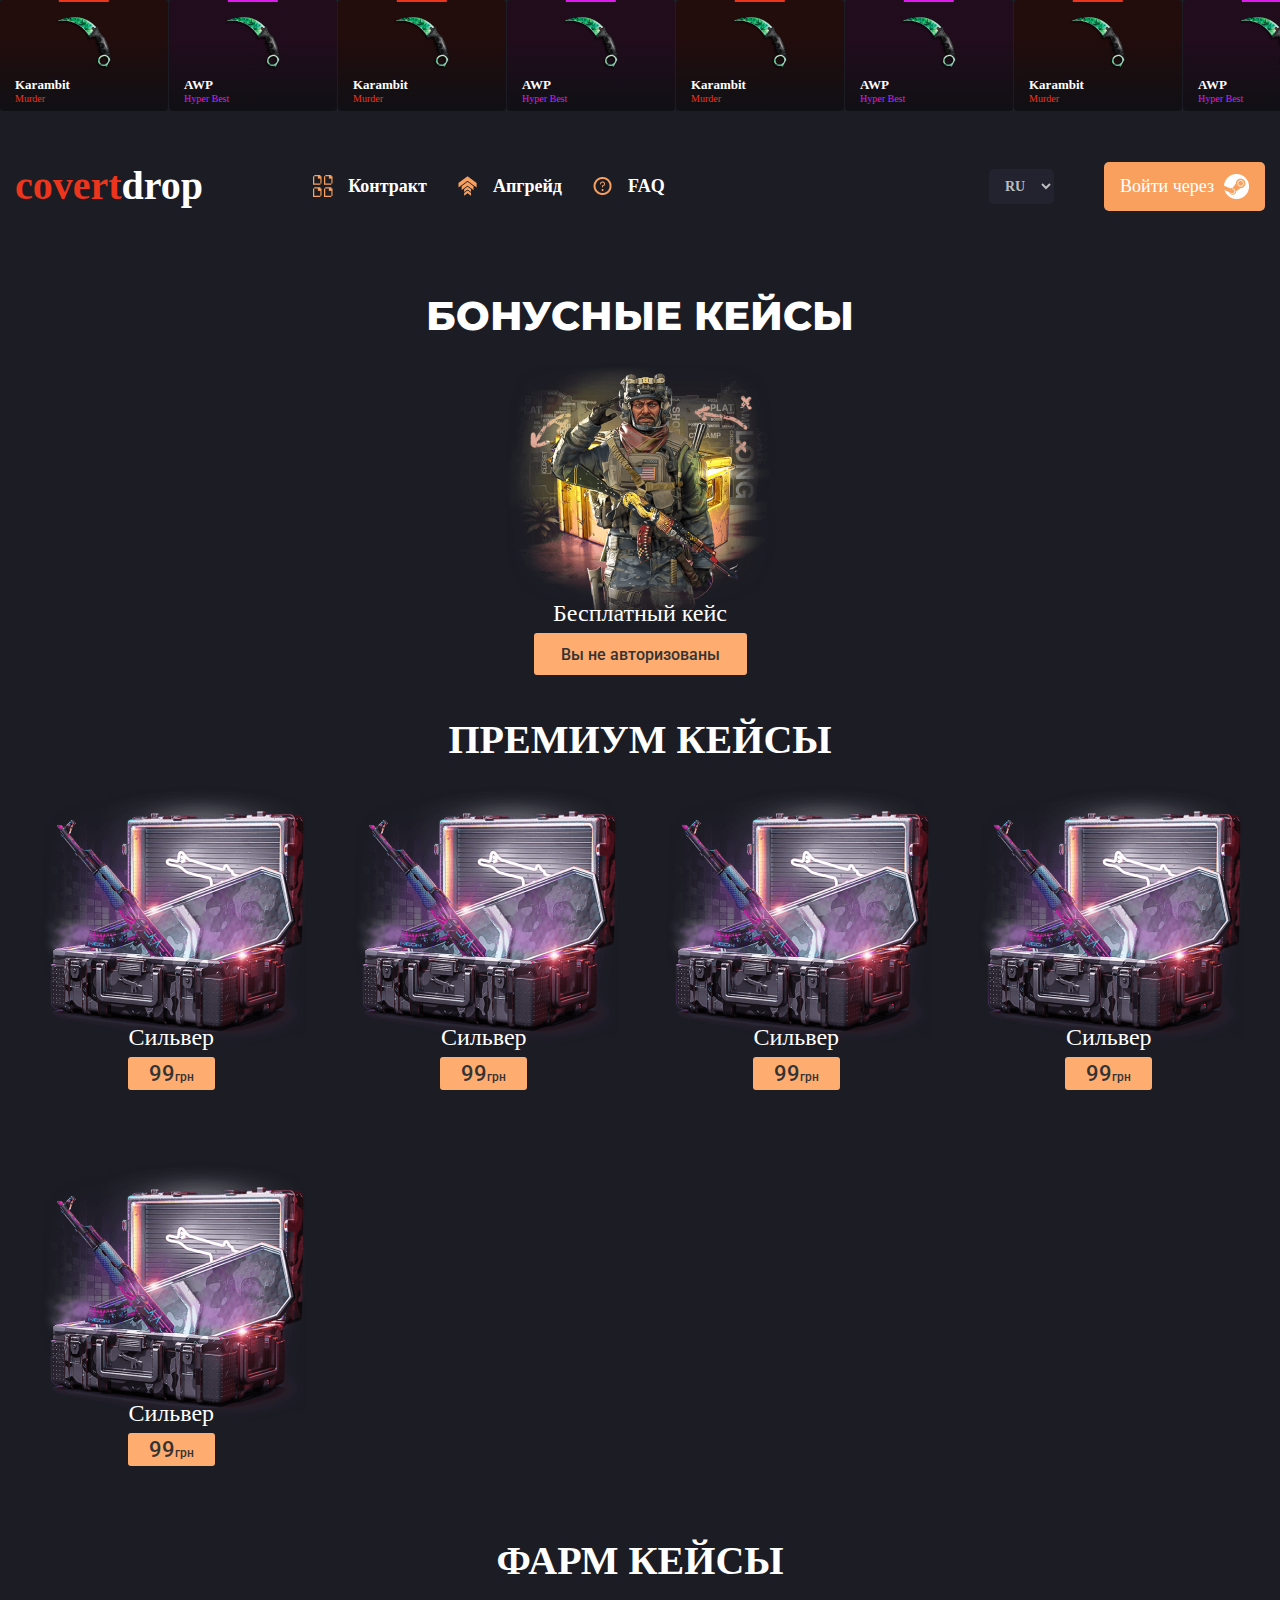
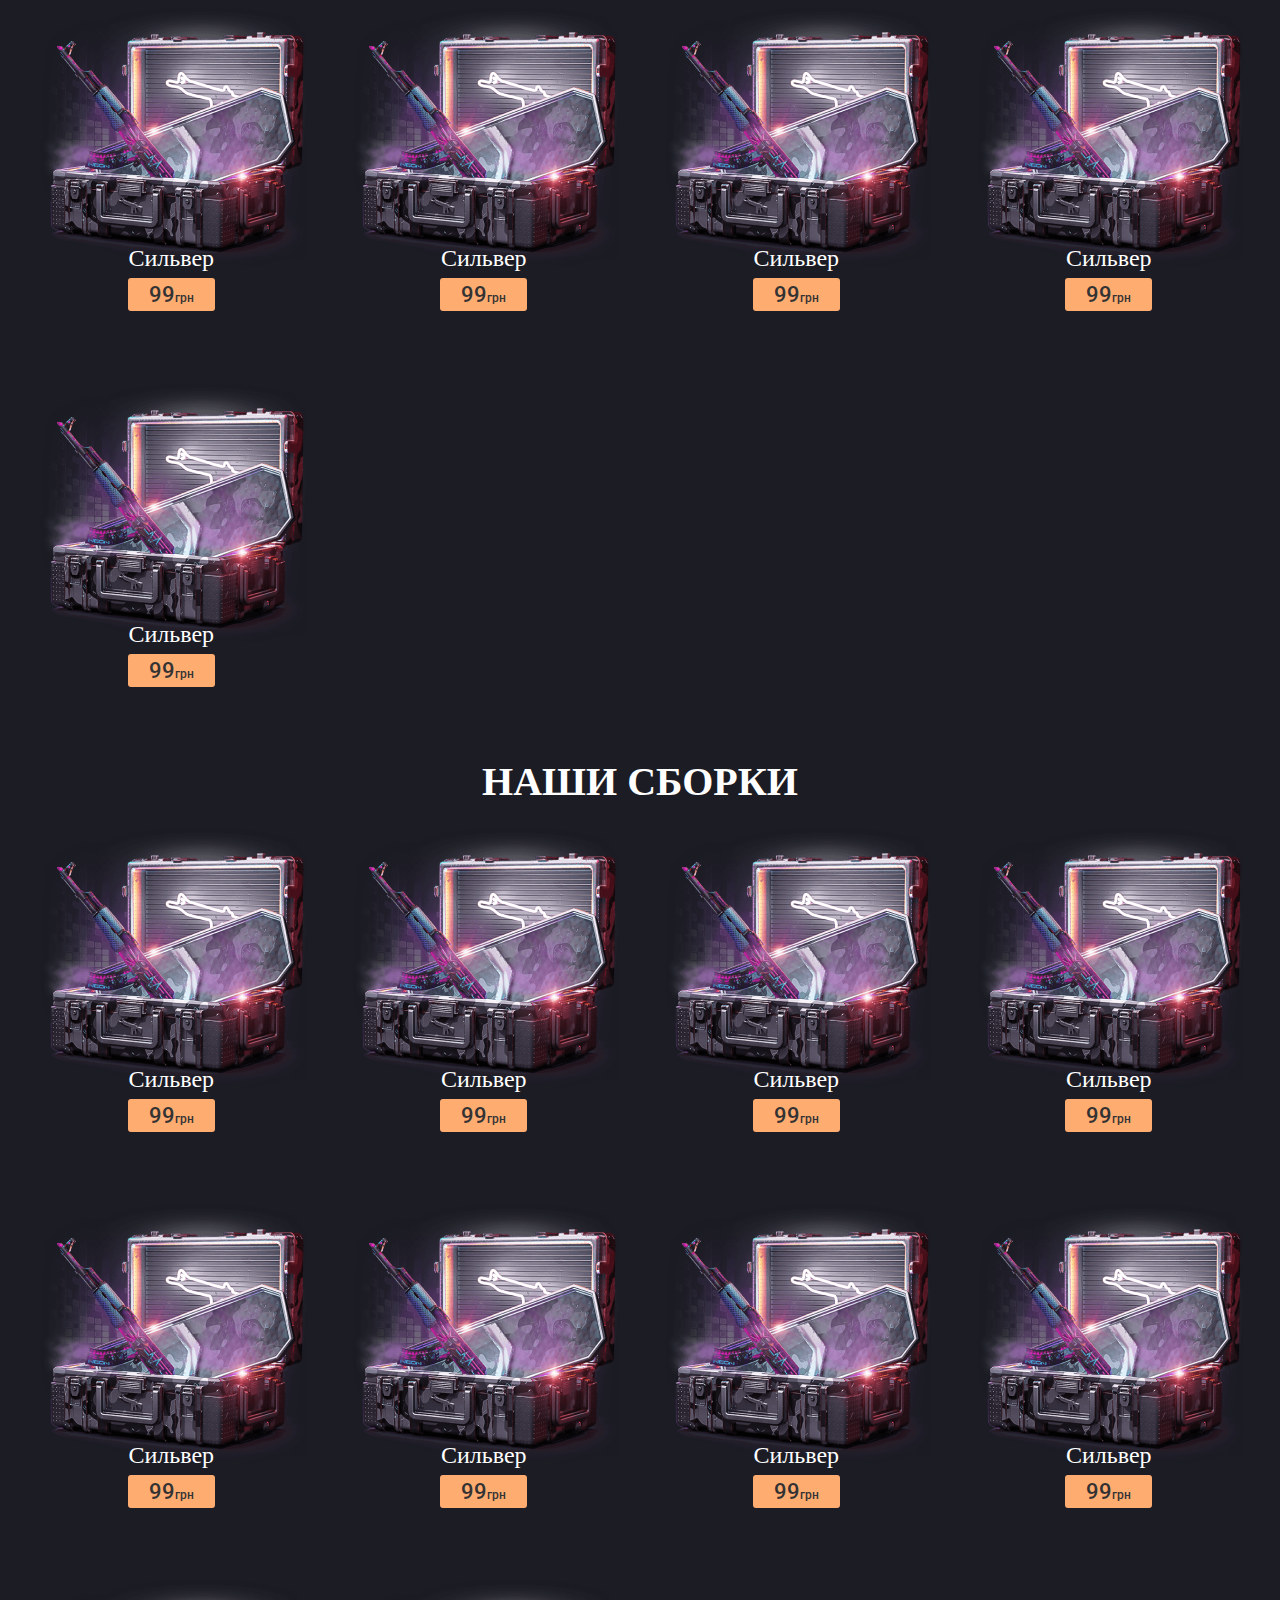
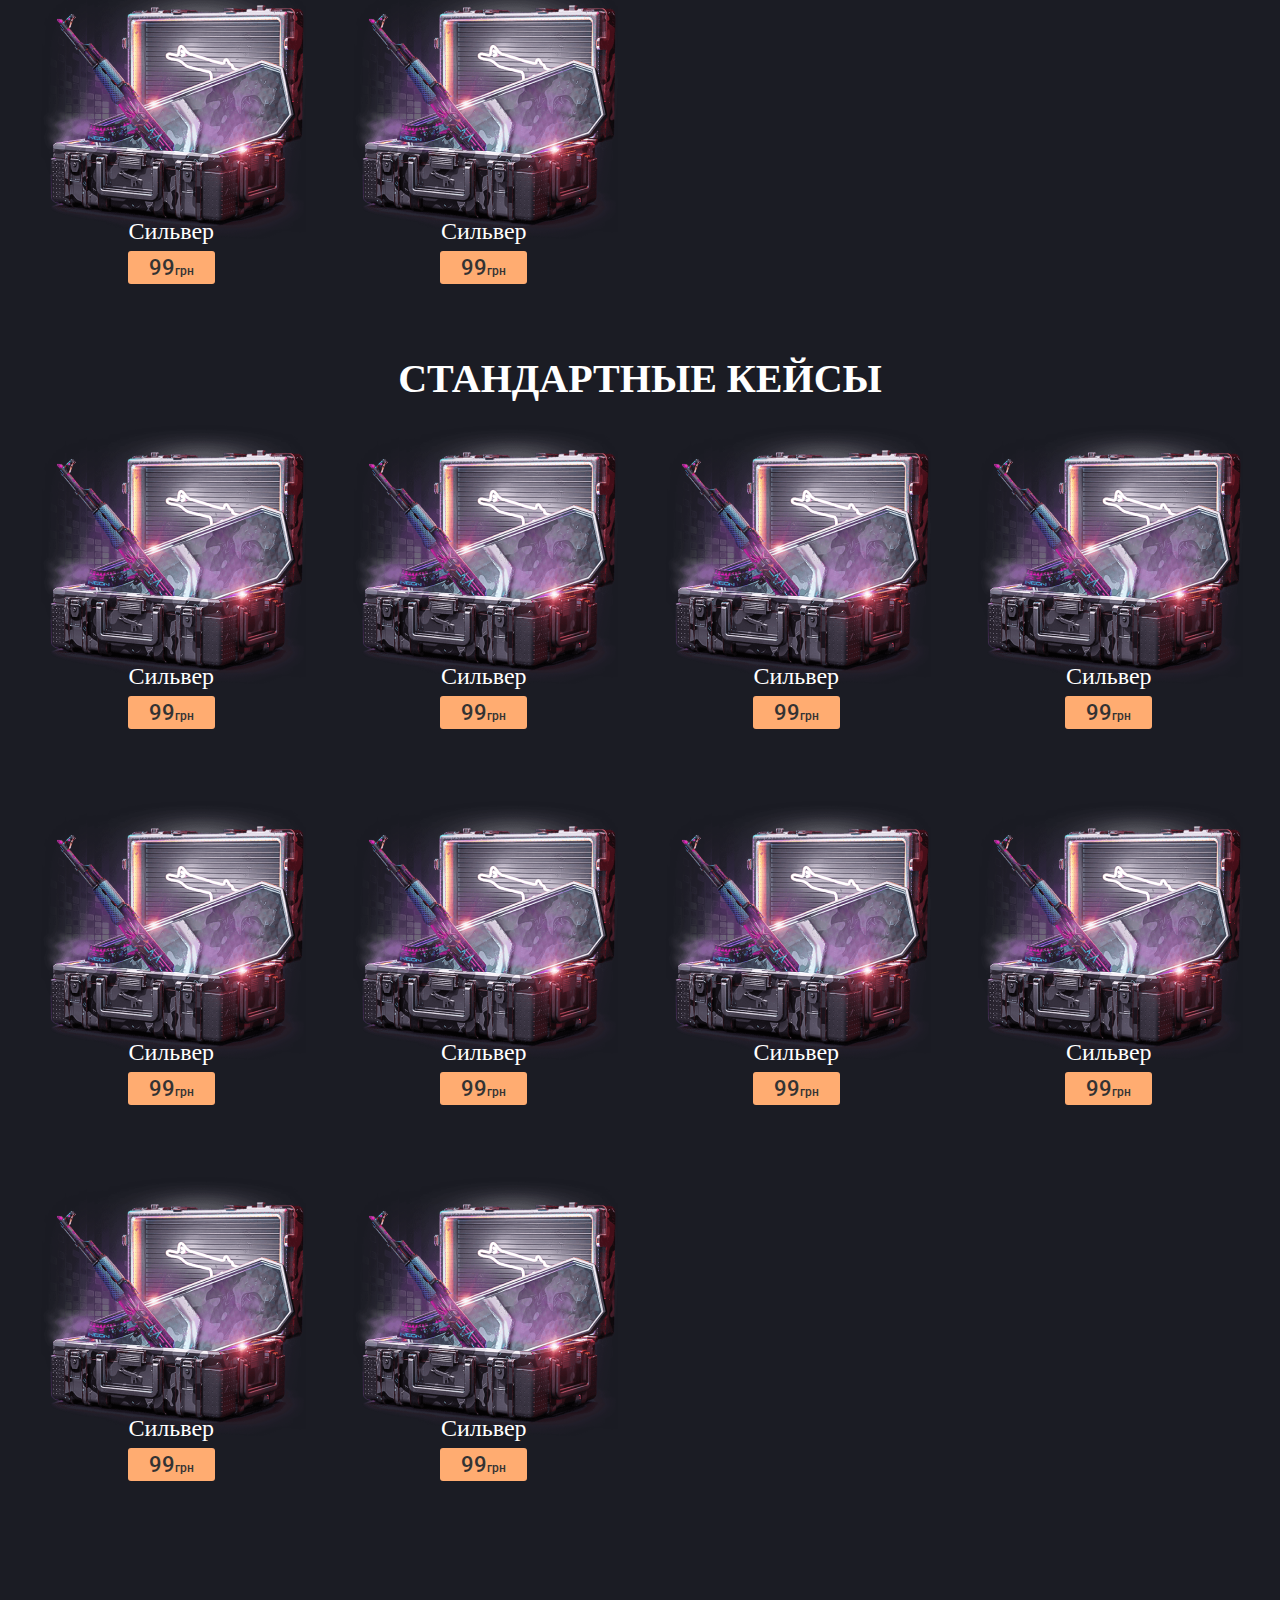
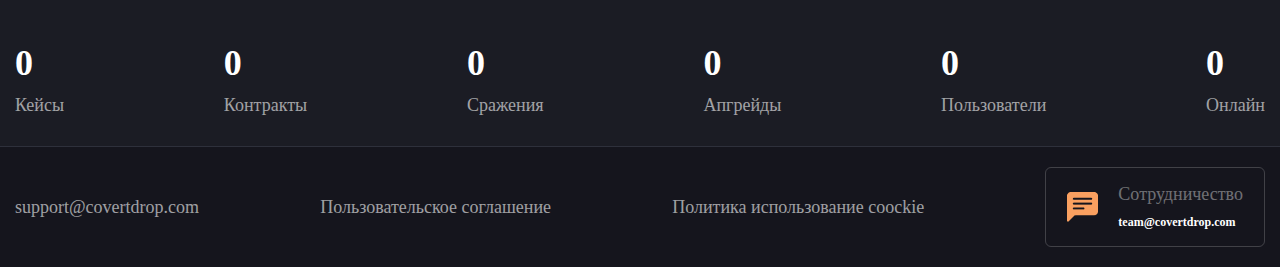
<file: index.html>
<!DOCTYPE html>
<html lang="ru">

<!DOCTYPE html>
<html lang="ru">

<head>
	<meta charset="UTF-8">
	<meta http-equiv="X-UA-Compatible" content="IE=edge">
	<meta name="viewport" content="width=device-width, initial-scale=1.0">
	<link rel="stylesheet" href="css/style.min.css">
	<link rel="stylesheet"
		href="https://gistcdn.githack.com/mfd/09b70eb47474836f25a21660282ce0fd/raw/e06a670afcb2b861ed2ac4a1ef752d062ef6b46b/Gilroy.css">
	<link rel="preconnect" href="https://fonts.googleapis.com">
	<link rel="preconnect" href="https://fonts.gstatic.com" crossorigin>
	<link href="https://fonts.googleapis.com/css2?family=Montserrat:wght@800&family=Roboto:wght@400;500&display=swap"
		rel="stylesheet">
	<title>covertDrop</title>
</head>

<body>
	<div class="page">
		<header>
	<div class="swiper">
		<div class="stroke swiper-wrapper">
			<div class="block swiper-slide">
				<img src="img/images/kerambit.png" alt="covertdrop">
				<div class="texts">
					<p>Karambit</p>
					<span>Murder</span>
				</div>
			</div>
			<div class="block swiper-slide active">
				<img src="img/images/kerambit.png" alt="covertdrop">
				<div class="texts">
					<p>AWP</p>
					<span>Hyper Best</span>
				</div>
			</div>
			<div class="block swiper-slide">
				<img src="img/images/kerambit.png" alt="covertdrop">
				<div class="texts">
					<p>Karambit</p>
					<span>Murder</span>
				</div>
			</div>
			<div class="block swiper-slide active">
				<img src="img/images/kerambit.png" alt="covertdrop">
				<div class="texts">
					<p>AWP</p>
					<span>Hyper Best</span>
				</div>
			</div>
			<div class="block swiper-slide">
				<img src="img/images/kerambit.png" alt="covertdrop">
				<div class="texts">
					<p>Karambit</p>
					<span>Murder</span>
				</div>
			</div>
			<div class="block swiper-slide active">
				<img src="img/images/kerambit.png" alt="covertdrop">
				<div class="texts">
					<p>AWP</p>
					<span>Hyper Best</span>
				</div>
			</div>
			<div class="block swiper-slide">
				<img src="img/images/kerambit.png" alt="covertdrop">
				<div class="texts">
					<p>Karambit</p>
					<span>Murder</span>
				</div>
			</div>
			<div class="block swiper-slide active">
				<img src="img/images/kerambit.png" alt="covertdrop">
				<div class="texts">
					<p>AWP</p>
					<span>Hyper Best</span>
				</div>
			</div>
			<div class="block swiper-slide">
				<img src="img/images/kerambit.png" alt="covertdrop">
				<div class="texts">
					<p>Karambit</p>
					<span>Murder</span>
				</div>
			</div>
			<div class="block swiper-slide active">
				<img src="img/images/kerambit.png" alt="covertdrop">
				<div class="texts">
					<p>AWP</p>
					<span>Hyper Best</span>
				</div>
			</div>
			<div class="block swiper-slide">
				<img src="img/images/kerambit.png" alt="covertdrop">
				<div class="texts">
					<p>Karambit</p>
					<span>Murder</span>
				</div>
			</div>
			<div class="block swiper-slide active">
				<img src="img/images/kerambit.png" alt="covertdrop">
				<div class="texts">
					<p>AWP</p>
					<span>Hyper Best</span>
				</div>
			</div>
			<div class="block swiper-slide">
				<img src="img/images/kerambit.png" alt="covertdrop">
				<div class="texts">
					<p>Karambit</p>
					<span>Murder</span>
				</div>
			</div>
			<div class="block swiper-slide active">
				<img src="img/images/kerambit.png" alt="covertdrop">
				<div class="texts">
					<p>AWP</p>
					<span>Hyper Best</span>
				</div>
			</div>
		</div>
	</div>
	<div class="container">
		<div class="menu">
			<div class="left">
				<div class="logo-burger">
					<a href="index.html"><span>covert</span>drop</a>
					<div id="nav-icon1">
						<span></span>
						<span></span>
						<span></span>
					</div>
				</div>
				<nav>
					<a href="upgrate-circle.html"><img src="img/images/nav1.png" alt=""> Контракт</a>
					<a href="upgrate.html"><img src="img/images/nav2.png" alt=""> Апгрейд</a>
					<a href="faq.html"><img src="img/images/nav3.png" alt=""> FAQ</a>
				</nav>
			</div>
			<div class="right">
				<select name="lang" id="lang">
					<option value="ru">RU</option>
					<option value="en">EN</option>
					<option value="ua">UA</option>
				</select>
				<button onclick="window.location.href='profile.html'">Войти через<img src="img/images/steam.png"
						alt="steam"></button>
			</div>
		</div>
	</div>
</header>
		<main>
			<section class="free-cases">
	<div class="container">
		<div class="section__inner">
			<h1 class="title">БОНУСНЫЕ КЕЙСЫ</h1>
			<div class="cases">
				<div class="case">
					<img src="img/images/free-case.png" alt="case-pic">
					<div class="texts">
						<div class="name">Бесплатный кейс</div>
						<div class="info">Вы не авторизованы</div>
					</div>
				</div>
			</div>
		</div>
	</div>
</section>
<section>
	<div class="container">
		<div class="section__inner">
			<h1 class="title">ПРЕМИУМ КЕЙСЫ</h1>
			<div class="cases">
				<div class="case" onclick="location.href='case.html'">
					<img src="img/images/case.png" alt="case-pic">
					<div class="texts">
						<div class="name">Сильвер</div>
						<div class="info"><span>99</span>грн</div>
					</div>
				</div>
				<div class="case">
					<img src="img/images/case.png" alt="case-pic">
					<div class="texts">
						<div class="name">Сильвер</div>
						<div class="info"><span>99</span>грн</div>
					</div>
				</div>
				<div class="case">
					<img src="img/images/case.png" alt="case-pic">
					<div class="texts">
						<div class="name">Сильвер</div>
						<div class="info"><span>99</span>грн</div>
					</div>
				</div>
				<div class="case">
					<img src="img/images/case.png" alt="case-pic">
					<div class="texts">
						<div class="name">Сильвер</div>
						<div class="info"><span>99</span>грн</div>
					</div>
				</div>
				<div class="case">
					<img src="img/images/case.png" alt="case-pic">
					<div class="texts">
						<div class="name">Сильвер</div>
						<div class="info"><span>99</span>грн</div>
					</div>
				</div>
			</div>
		</div>
	</div>
</section>
<section>
	<div class="container">
		<div class="section__inner">
			<h1 class="title">ФАРМ КЕЙСЫ</h1>
			<div class="cases">
				<div class="case">
					<img src="img/images/case.png" alt="case-pic">
					<div class="texts">
						<div class="name">Сильвер</div>
						<div class="info"><span>99</span>грн</div>
					</div>
				</div>
				<div class="case">
					<img src="img/images/case.png" alt="case-pic">
					<div class="texts">
						<div class="name">Сильвер</div>
						<div class="info"><span>99</span>грн</div>
					</div>
				</div>
				<div class="case">
					<img src="img/images/case.png" alt="case-pic">
					<div class="texts">
						<div class="name">Сильвер</div>
						<div class="info"><span>99</span>грн</div>
					</div>
				</div>
				<div class="case">
					<img src="img/images/case.png" alt="case-pic">
					<div class="texts">
						<div class="name">Сильвер</div>
						<div class="info"><span>99</span>грн</div>
					</div>
				</div>
				<div class="case">
					<img src="img/images/case.png" alt="case-pic">
					<div class="texts">
						<div class="name">Сильвер</div>
						<div class="info"><span>99</span>грн</div>
					</div>
				</div>
			</div>
		</div>
	</div>
</section>
<section>
	<div class="container">
		<div class="section__inner">
			<h1 class="title">НАШИ СБОРКИ</h1>
			<div class="cases">
				<div class="case">
					<img src="img/images/case.png" alt="case-pic">
					<div class="texts">
						<div class="name">Сильвер</div>
						<div class="info"><span>99</span>грн</div>
					</div>
				</div>
				<div class="case">
					<img src="img/images/case.png" alt="case-pic">
					<div class="texts">
						<div class="name">Сильвер</div>
						<div class="info"><span>99</span>грн</div>
					</div>
				</div>
				<div class="case">
					<img src="img/images/case.png" alt="case-pic">
					<div class="texts">
						<div class="name">Сильвер</div>
						<div class="info"><span>99</span>грн</div>
					</div>
				</div>
				<div class="case">
					<img src="img/images/case.png" alt="case-pic">
					<div class="texts">
						<div class="name">Сильвер</div>
						<div class="info"><span>99</span>грн</div>
					</div>
				</div>
				<div class="case">
					<img src="img/images/case.png" alt="case-pic">
					<div class="texts">
						<div class="name">Сильвер</div>
						<div class="info"><span>99</span>грн</div>
					</div>
				</div>
				<div class="case">
					<img src="img/images/case.png" alt="case-pic">
					<div class="texts">
						<div class="name">Сильвер</div>
						<div class="info"><span>99</span>грн</div>
					</div>
				</div>
				<div class="case">
					<img src="img/images/case.png" alt="case-pic">
					<div class="texts">
						<div class="name">Сильвер</div>
						<div class="info"><span>99</span>грн</div>
					</div>
				</div>
				<div class="case">
					<img src="img/images/case.png" alt="case-pic">
					<div class="texts">
						<div class="name">Сильвер</div>
						<div class="info"><span>99</span>грн</div>
					</div>
				</div>
				<div class="case">
					<img src="img/images/case.png" alt="case-pic">
					<div class="texts">
						<div class="name">Сильвер</div>
						<div class="info"><span>99</span>грн</div>
					</div>
				</div>
				<div class="case">
					<img src="img/images/case.png" alt="case-pic">
					<div class="texts">
						<div class="name">Сильвер</div>
						<div class="info"><span>99</span>грн</div>
					</div>
				</div>
			</div>
		</div>
	</div>
</section>
<section>
	<div class="container">
		<div class="section__inner">
			<h1 class="title">СТАНДАРТНЫЕ КЕЙСЫ</h1>
			<div class="cases">
				<div class="case">
					<img src="img/images/case.png" alt="case-pic">
					<div class="texts">
						<div class="name">Сильвер</div>
						<div class="info"><span>99</span>грн</div>
					</div>
				</div>
				<div class="case">
					<img src="img/images/case.png" alt="case-pic">
					<div class="texts">
						<div class="name">Сильвер</div>
						<div class="info"><span>99</span>грн</div>
					</div>
				</div>
				<div class="case">
					<img src="img/images/case.png" alt="case-pic">
					<div class="texts">
						<div class="name">Сильвер</div>
						<div class="info"><span>99</span>грн</div>
					</div>
				</div>
				<div class="case">
					<img src="img/images/case.png" alt="case-pic">
					<div class="texts">
						<div class="name">Сильвер</div>
						<div class="info"><span>99</span>грн</div>
					</div>
				</div>
				<div class="case">
					<img src="img/images/case.png" alt="case-pic">
					<div class="texts">
						<div class="name">Сильвер</div>
						<div class="info"><span>99</span>грн</div>
					</div>
				</div>
				<div class="case">
					<img src="img/images/case.png" alt="case-pic">
					<div class="texts">
						<div class="name">Сильвер</div>
						<div class="info"><span>99</span>грн</div>
					</div>
				</div>
				<div class="case">
					<img src="img/images/case.png" alt="case-pic">
					<div class="texts">
						<div class="name">Сильвер</div>
						<div class="info"><span>99</span>грн</div>
					</div>
				</div>
				<div class="case">
					<img src="img/images/case.png" alt="case-pic">
					<div class="texts">
						<div class="name">Сильвер</div>
						<div class="info"><span>99</span>грн</div>
					</div>
				</div>
				<div class="case">
					<img src="img/images/case.png" alt="case-pic">
					<div class="texts">
						<div class="name">Сильвер</div>
						<div class="info"><span>99</span>грн</div>
					</div>
				</div>
				<div class="case">
					<img src="img/images/case.png" alt="case-pic">
					<div class="texts">
						<div class="name">Сильвер</div>
						<div class="info"><span>99</span>грн</div>
					</div>
				</div>
			</div>
		</div>
	</div>
</section>
		</main>
		<footer>
	<div class="container">
		<div class="footer__info">
			<div class="block">
				<span>0</span>
				<span>Кейсы</span>
			</div>
			<div class="block">
				<span>0</span>
				<span>Контракты</span>
			</div>
			<div class="block">
				<span>0</span>
				<span>Сражения</span>
			</div>
			<div class="block">
				<span>0</span>
				<span>Апгрейды</span>
			</div>
			<div class="block">
				<span>0</span>
				<span>Пользователи</span>
			</div>
			<div class="block">
				<span>0</span>
				<span>Онлайн</span>
			</div>
		</div>
	</div>
	<div class="down-footer">
		<div class="container">
			<div class="down-footer__info">
				<a href="mailto:support@covertdrop.com">support@covertdrop.com</a>
				<a href="#">Пользовательское соглашение</a>
				<a href="#">Политика использование coockie</a>
				<a href="mailto:team@covertdrop.com">
					<img src="img/images/team.png" alt="team">
					<div class="texts">
						<span>Сотрудничество</span>
						<span>team@covertdrop.com</span>
					</div>
				</a>
			</div>
		</div>
	</div>
</footer>
	</div>
	<script src="js/app.min.js"></script>
<!-- <script src="https://ajax.googleapis.com/ajax/libs/jquery/3.7.0/jquery.min.js"></script> -->
</body>

</html>
</file>
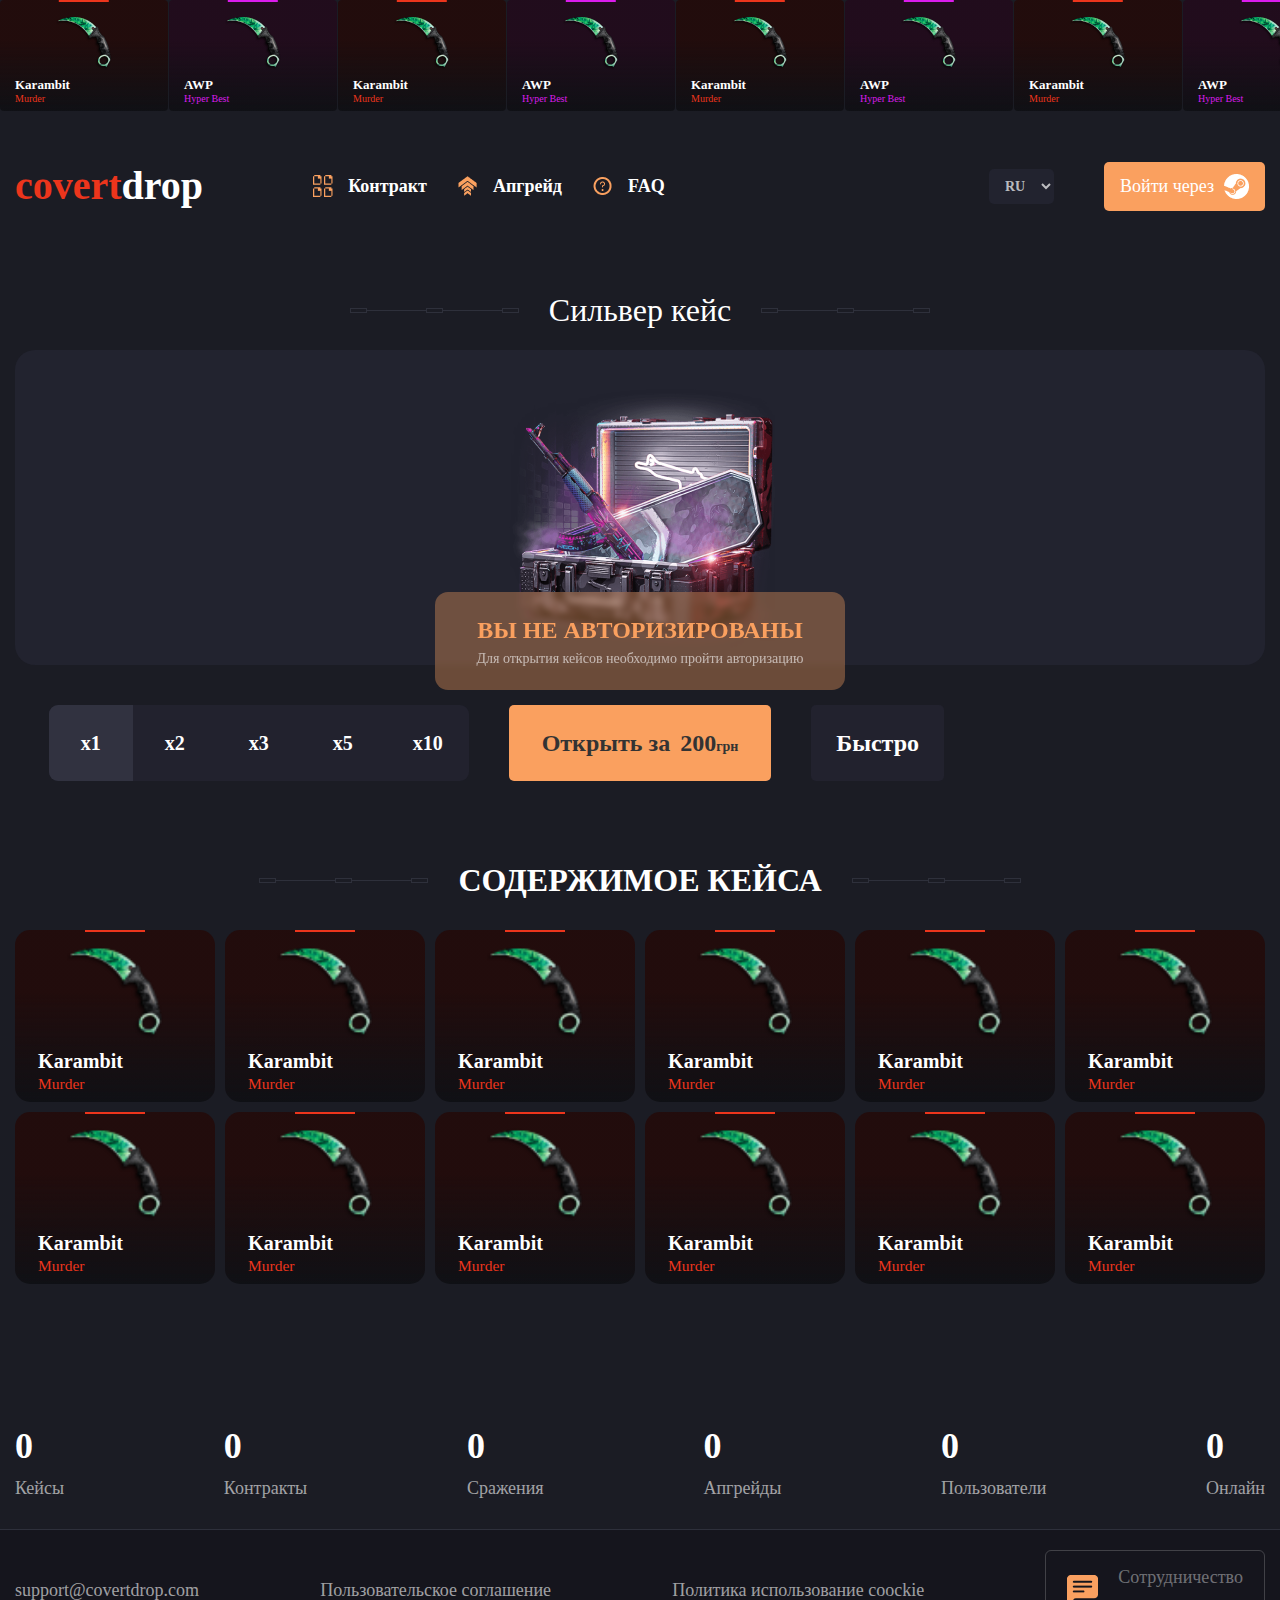
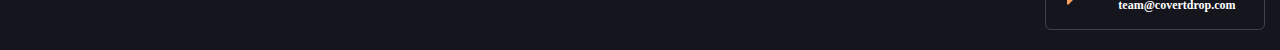
<file: case.html>
<!DOCTYPE html>
<html lang="ru">

<!DOCTYPE html>
<html lang="ru">

<head>
	<meta charset="UTF-8">
	<meta http-equiv="X-UA-Compatible" content="IE=edge">
	<meta name="viewport" content="width=device-width, initial-scale=1.0">
	<link rel="stylesheet" href="css/style.min.css">
	<link rel="stylesheet"
		href="https://gistcdn.githack.com/mfd/09b70eb47474836f25a21660282ce0fd/raw/e06a670afcb2b861ed2ac4a1ef752d062ef6b46b/Gilroy.css">
	<link rel="preconnect" href="https://fonts.googleapis.com">
	<link rel="preconnect" href="https://fonts.gstatic.com" crossorigin>
	<link href="https://fonts.googleapis.com/css2?family=Montserrat:wght@800&family=Roboto:wght@400;500&display=swap"
		rel="stylesheet">
	<title>covertDrop</title>
</head>

<body>
	<div class="page">
		<header>
	<div class="swiper">
		<div class="stroke swiper-wrapper">
			<div class="block swiper-slide">
				<img src="img/images/kerambit.png" alt="covertdrop">
				<div class="texts">
					<p>Karambit</p>
					<span>Murder</span>
				</div>
			</div>
			<div class="block swiper-slide active">
				<img src="img/images/kerambit.png" alt="covertdrop">
				<div class="texts">
					<p>AWP</p>
					<span>Hyper Best</span>
				</div>
			</div>
			<div class="block swiper-slide">
				<img src="img/images/kerambit.png" alt="covertdrop">
				<div class="texts">
					<p>Karambit</p>
					<span>Murder</span>
				</div>
			</div>
			<div class="block swiper-slide active">
				<img src="img/images/kerambit.png" alt="covertdrop">
				<div class="texts">
					<p>AWP</p>
					<span>Hyper Best</span>
				</div>
			</div>
			<div class="block swiper-slide">
				<img src="img/images/kerambit.png" alt="covertdrop">
				<div class="texts">
					<p>Karambit</p>
					<span>Murder</span>
				</div>
			</div>
			<div class="block swiper-slide active">
				<img src="img/images/kerambit.png" alt="covertdrop">
				<div class="texts">
					<p>AWP</p>
					<span>Hyper Best</span>
				</div>
			</div>
			<div class="block swiper-slide">
				<img src="img/images/kerambit.png" alt="covertdrop">
				<div class="texts">
					<p>Karambit</p>
					<span>Murder</span>
				</div>
			</div>
			<div class="block swiper-slide active">
				<img src="img/images/kerambit.png" alt="covertdrop">
				<div class="texts">
					<p>AWP</p>
					<span>Hyper Best</span>
				</div>
			</div>
			<div class="block swiper-slide">
				<img src="img/images/kerambit.png" alt="covertdrop">
				<div class="texts">
					<p>Karambit</p>
					<span>Murder</span>
				</div>
			</div>
			<div class="block swiper-slide active">
				<img src="img/images/kerambit.png" alt="covertdrop">
				<div class="texts">
					<p>AWP</p>
					<span>Hyper Best</span>
				</div>
			</div>
			<div class="block swiper-slide">
				<img src="img/images/kerambit.png" alt="covertdrop">
				<div class="texts">
					<p>Karambit</p>
					<span>Murder</span>
				</div>
			</div>
			<div class="block swiper-slide active">
				<img src="img/images/kerambit.png" alt="covertdrop">
				<div class="texts">
					<p>AWP</p>
					<span>Hyper Best</span>
				</div>
			</div>
			<div class="block swiper-slide">
				<img src="img/images/kerambit.png" alt="covertdrop">
				<div class="texts">
					<p>Karambit</p>
					<span>Murder</span>
				</div>
			</div>
			<div class="block swiper-slide active">
				<img src="img/images/kerambit.png" alt="covertdrop">
				<div class="texts">
					<p>AWP</p>
					<span>Hyper Best</span>
				</div>
			</div>
		</div>
	</div>
	<div class="container">
		<div class="menu">
			<div class="left">
				<div class="logo-burger">
					<a href="index.html"><span>covert</span>drop</a>
					<div id="nav-icon1">
						<span></span>
						<span></span>
						<span></span>
					</div>
				</div>
				<nav>
					<a href="upgrate-circle.html"><img src="img/images/nav1.png" alt=""> Контракт</a>
					<a href="upgrate.html"><img src="img/images/nav2.png" alt=""> Апгрейд</a>
					<a href="faq.html"><img src="img/images/nav3.png" alt=""> FAQ</a>
				</nav>
			</div>
			<div class="right">
				<select name="lang" id="lang">
					<option value="ru">RU</option>
					<option value="en">EN</option>
					<option value="ua">UA</option>
				</select>
				<button onclick="window.location.href='profile.html'">Войти через<img src="img/images/steam.png"
						alt="steam"></button>
			</div>
		</div>
	</div>
</header>
		<main>
			<div class="container">
	<section>
		<div class="section-title">
			<img src="img/images/line.png" alt="line" />Сильвер кейс<img src="img/images/line.png" alt="line" />
		</div>
		<div class="cases">
			<div class="bg-case">
				<img src="img/images/case.png" alt="case" />
				<div class="info">
					<span id="reason">ВЫ НЕ АВТОРИЗИРОВАНЫ</span>
					<span id="text-reason">Для открытия кейсов необходимо пройти авторизацию</span>
				</div>
			</div>
			<div class="opencase">
				<div class="quantity">
					<div class="bg-quantity">
						<button class="quan active">x1</button>
						<button class="quan">x2</button>
						<button class="quan">x3</button>
						<button class="quan">x5</button>
						<button class="quan">x10</button>
					</div>
				</div>
				<button id="opencase">
					Открыть за<span><span id="price">200</span>грн</span>
				</button>
				<button id="quick">Быстро</button>
			</div>
		</div>
		<div class="carousel">
			<img class="u-polygon" src="img/images/u-polygon.svg" alt="">
			<img class="d-polygon" src="img/images/d-polygon.svg" alt="">
			<div class="center"></div>
			<div class="scope"></div>
		</div>
		<!-- <button>Войти через<img src="img/images/steam-bl.png" alt="steam"></button> -->
		<div class="section-title ttl2">
			<img src="img/images/line.png" alt="line" />СОДЕРЖИМОЕ
			КЕЙСА<img src="img/images/line.png" alt="line" />
		</div>
		<div class="content">
			<div class="item">
				<img src="img/images/kerambit.png" alt="item" />
				<div class="texts">
					<p>Karambit</p>
					<span>Murder</span>
				</div>
			</div>
			<div class="item">
				<img src="img/images/kerambit.png" alt="item" />
				<div class="texts">
					<p>Karambit</p>
					<span>Murder</span>
				</div>
			</div>
			<div class="item">
				<img src="img/images/kerambit.png" alt="item" />
				<div class="texts">
					<p>Karambit</p>
					<span>Murder</span>
				</div>
			</div>
			<div class="item">
				<img src="img/images/kerambit.png" alt="item" />
				<div class="texts">
					<p>Karambit</p>
					<span>Murder</span>
				</div>
			</div>
			<div class="item">
				<img src="img/images/kerambit.png" alt="item" />
				<div class="texts">
					<p>Karambit</p>
					<span>Murder</span>
				</div>
			</div>
			<div class="item">
				<img src="img/images/kerambit.png" alt="item" />
				<div class="texts">
					<p>Karambit</p>
					<span>Murder</span>
				</div>
			</div>
			<div class="item">
				<img src="img/images/kerambit.png" alt="item" />
				<div class="texts">
					<p>Karambit</p>
					<span>Murder</span>
				</div>
			</div>
			<div class="item">
				<img src="img/images/kerambit.png" alt="item" />
				<div class="texts">
					<p>Karambit</p>
					<span>Murder</span>
				</div>
			</div>
			<div class="item">
				<img src="img/images/kerambit.png" alt="item" />
				<div class="texts">
					<p>Karambit</p>
					<span>Murder</span>
				</div>
			</div>
			<div class="item">
				<img src="img/images/kerambit.png" alt="item" />
				<div class="texts">
					<p>Karambit</p>
					<span>Murder</span>
				</div>
			</div>
			<div class="item">
				<img src="img/images/kerambit.png" alt="item" />
				<div class="texts">
					<p>Karambit</p>
					<span>Murder</span>
				</div>
			</div>
			<div class="item">
				<img src="img/images/kerambit.png" alt="item" />
				<div class="texts">
					<p>Karambit</p>
					<span>Murder</span>
				</div>
			</div>
		</div>
	</section>
</div>
		</main>
		<footer>
	<div class="container">
		<div class="footer__info">
			<div class="block">
				<span>0</span>
				<span>Кейсы</span>
			</div>
			<div class="block">
				<span>0</span>
				<span>Контракты</span>
			</div>
			<div class="block">
				<span>0</span>
				<span>Сражения</span>
			</div>
			<div class="block">
				<span>0</span>
				<span>Апгрейды</span>
			</div>
			<div class="block">
				<span>0</span>
				<span>Пользователи</span>
			</div>
			<div class="block">
				<span>0</span>
				<span>Онлайн</span>
			</div>
		</div>
	</div>
	<div class="down-footer">
		<div class="container">
			<div class="down-footer__info">
				<a href="mailto:support@covertdrop.com">support@covertdrop.com</a>
				<a href="#">Пользовательское соглашение</a>
				<a href="#">Политика использование coockie</a>
				<a href="mailto:team@covertdrop.com">
					<img src="img/images/team.png" alt="team">
					<div class="texts">
						<span>Сотрудничество</span>
						<span>team@covertdrop.com</span>
					</div>
				</a>
			</div>
		</div>
	</div>
</footer>
	</div>
	<script src="js/app.min.js"></script>
<!-- <script src="https://ajax.googleapis.com/ajax/libs/jquery/3.7.0/jquery.min.js"></script> -->
</body>

</html>
</file>
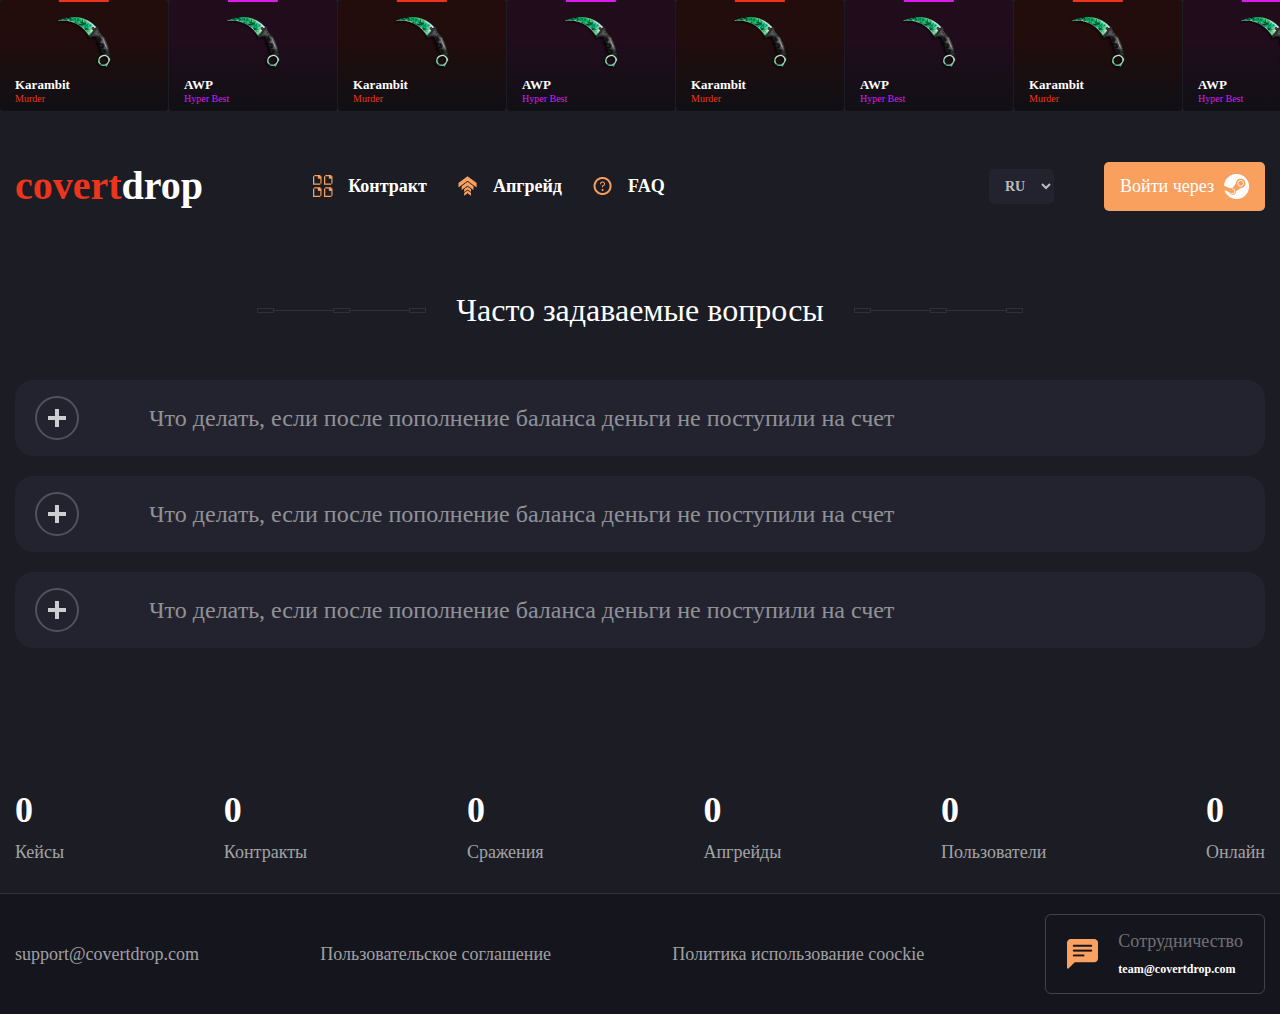
<file: faq.html>
<!DOCTYPE html>
<html lang="ru">

<!DOCTYPE html>
<html lang="ru">

<head>
	<meta charset="UTF-8">
	<meta http-equiv="X-UA-Compatible" content="IE=edge">
	<meta name="viewport" content="width=device-width, initial-scale=1.0">
	<link rel="stylesheet" href="css/style.min.css">
	<link rel="stylesheet"
		href="https://gistcdn.githack.com/mfd/09b70eb47474836f25a21660282ce0fd/raw/e06a670afcb2b861ed2ac4a1ef752d062ef6b46b/Gilroy.css">
	<link rel="preconnect" href="https://fonts.googleapis.com">
	<link rel="preconnect" href="https://fonts.gstatic.com" crossorigin>
	<link href="https://fonts.googleapis.com/css2?family=Montserrat:wght@800&family=Roboto:wght@400;500&display=swap"
		rel="stylesheet">
	<title>covertDrop</title>
</head>

<body>
	<div class="page">
		<header>
	<div class="swiper">
		<div class="stroke swiper-wrapper">
			<div class="block swiper-slide">
				<img src="img/images/kerambit.png" alt="covertdrop">
				<div class="texts">
					<p>Karambit</p>
					<span>Murder</span>
				</div>
			</div>
			<div class="block swiper-slide active">
				<img src="img/images/kerambit.png" alt="covertdrop">
				<div class="texts">
					<p>AWP</p>
					<span>Hyper Best</span>
				</div>
			</div>
			<div class="block swiper-slide">
				<img src="img/images/kerambit.png" alt="covertdrop">
				<div class="texts">
					<p>Karambit</p>
					<span>Murder</span>
				</div>
			</div>
			<div class="block swiper-slide active">
				<img src="img/images/kerambit.png" alt="covertdrop">
				<div class="texts">
					<p>AWP</p>
					<span>Hyper Best</span>
				</div>
			</div>
			<div class="block swiper-slide">
				<img src="img/images/kerambit.png" alt="covertdrop">
				<div class="texts">
					<p>Karambit</p>
					<span>Murder</span>
				</div>
			</div>
			<div class="block swiper-slide active">
				<img src="img/images/kerambit.png" alt="covertdrop">
				<div class="texts">
					<p>AWP</p>
					<span>Hyper Best</span>
				</div>
			</div>
			<div class="block swiper-slide">
				<img src="img/images/kerambit.png" alt="covertdrop">
				<div class="texts">
					<p>Karambit</p>
					<span>Murder</span>
				</div>
			</div>
			<div class="block swiper-slide active">
				<img src="img/images/kerambit.png" alt="covertdrop">
				<div class="texts">
					<p>AWP</p>
					<span>Hyper Best</span>
				</div>
			</div>
			<div class="block swiper-slide">
				<img src="img/images/kerambit.png" alt="covertdrop">
				<div class="texts">
					<p>Karambit</p>
					<span>Murder</span>
				</div>
			</div>
			<div class="block swiper-slide active">
				<img src="img/images/kerambit.png" alt="covertdrop">
				<div class="texts">
					<p>AWP</p>
					<span>Hyper Best</span>
				</div>
			</div>
			<div class="block swiper-slide">
				<img src="img/images/kerambit.png" alt="covertdrop">
				<div class="texts">
					<p>Karambit</p>
					<span>Murder</span>
				</div>
			</div>
			<div class="block swiper-slide active">
				<img src="img/images/kerambit.png" alt="covertdrop">
				<div class="texts">
					<p>AWP</p>
					<span>Hyper Best</span>
				</div>
			</div>
			<div class="block swiper-slide">
				<img src="img/images/kerambit.png" alt="covertdrop">
				<div class="texts">
					<p>Karambit</p>
					<span>Murder</span>
				</div>
			</div>
			<div class="block swiper-slide active">
				<img src="img/images/kerambit.png" alt="covertdrop">
				<div class="texts">
					<p>AWP</p>
					<span>Hyper Best</span>
				</div>
			</div>
		</div>
	</div>
	<div class="container">
		<div class="menu">
			<div class="left">
				<div class="logo-burger">
					<a href="index.html"><span>covert</span>drop</a>
					<div id="nav-icon1">
						<span></span>
						<span></span>
						<span></span>
					</div>
				</div>
				<nav>
					<a href="upgrate-circle.html"><img src="img/images/nav1.png" alt=""> Контракт</a>
					<a href="upgrate.html"><img src="img/images/nav2.png" alt=""> Апгрейд</a>
					<a href="faq.html"><img src="img/images/nav3.png" alt=""> FAQ</a>
				</nav>
			</div>
			<div class="right">
				<select name="lang" id="lang">
					<option value="ru">RU</option>
					<option value="en">EN</option>
					<option value="ua">UA</option>
				</select>
				<button onclick="window.location.href='profile.html'">Войти через<img src="img/images/steam.png"
						alt="steam"></button>
			</div>
		</div>
	</div>
</header>
		<main>
			<div class="container">
	<section>
		<div class="section-title">
			<img src="img/images/line.png" alt="line" />
			Часто задаваемые вопросы
			<img src="img/images/line.png" alt="line" />
		</div>
		<div class="accordion">
			<div class="accordion-item">
				<div class="accordion-header">
					<div class="plus">
						<div class="line"></div>
						<div class="line"></div>
					</div>
					<span>Что делать, если после пополнение баланса деньги не поступили на счет</span>
				</div>
				<div class="accordion-content">После оплаты необходимо подождать, если спустя час, деньги не поступили,
					пожалуйста, обратитесь в поддержку, указав реквезиты платежа</div>
			</div>
			<div class="accordion-item">
				<div class="accordion-header">
					<div class="plus">
						<div class="line"></div>
						<div class="line"></div>
					</div>
					<span>Что делать, если после пополнение баланса деньги не поступили на счет</span>
				</div>
				<div class="accordion-content">После оплаты необходимо подождать, если спустя час, деньги не поступили,
					пожалуйста, обратитесь в поддержку, указав реквезиты платежа</div>
			</div>
			<div class="accordion-item">
				<div class="accordion-header">
					<div class="plus">
						<div class="line"></div>
						<div class="line"></div>
					</div>
					<span>Что делать, если после пополнение баланса деньги не поступили на счет</span>
				</div>
				<div class="accordion-content">После оплаты необходимо подождать, если спустя час, деньги не поступили,
					пожалуйста, обратитесь в поддержку, указав реквезиты платежа</div>
			</div>
		</div>
	</section>
</div>
		</main>
		<footer>
	<div class="container">
		<div class="footer__info">
			<div class="block">
				<span>0</span>
				<span>Кейсы</span>
			</div>
			<div class="block">
				<span>0</span>
				<span>Контракты</span>
			</div>
			<div class="block">
				<span>0</span>
				<span>Сражения</span>
			</div>
			<div class="block">
				<span>0</span>
				<span>Апгрейды</span>
			</div>
			<div class="block">
				<span>0</span>
				<span>Пользователи</span>
			</div>
			<div class="block">
				<span>0</span>
				<span>Онлайн</span>
			</div>
		</div>
	</div>
	<div class="down-footer">
		<div class="container">
			<div class="down-footer__info">
				<a href="mailto:support@covertdrop.com">support@covertdrop.com</a>
				<a href="#">Пользовательское соглашение</a>
				<a href="#">Политика использование coockie</a>
				<a href="mailto:team@covertdrop.com">
					<img src="img/images/team.png" alt="team">
					<div class="texts">
						<span>Сотрудничество</span>
						<span>team@covertdrop.com</span>
					</div>
				</a>
			</div>
		</div>
	</div>
</footer>
	</div>
	<script src="js/app.min.js"></script>
<!-- <script src="https://ajax.googleapis.com/ajax/libs/jquery/3.7.0/jquery.min.js"></script> -->
</body>

</html>
</file>
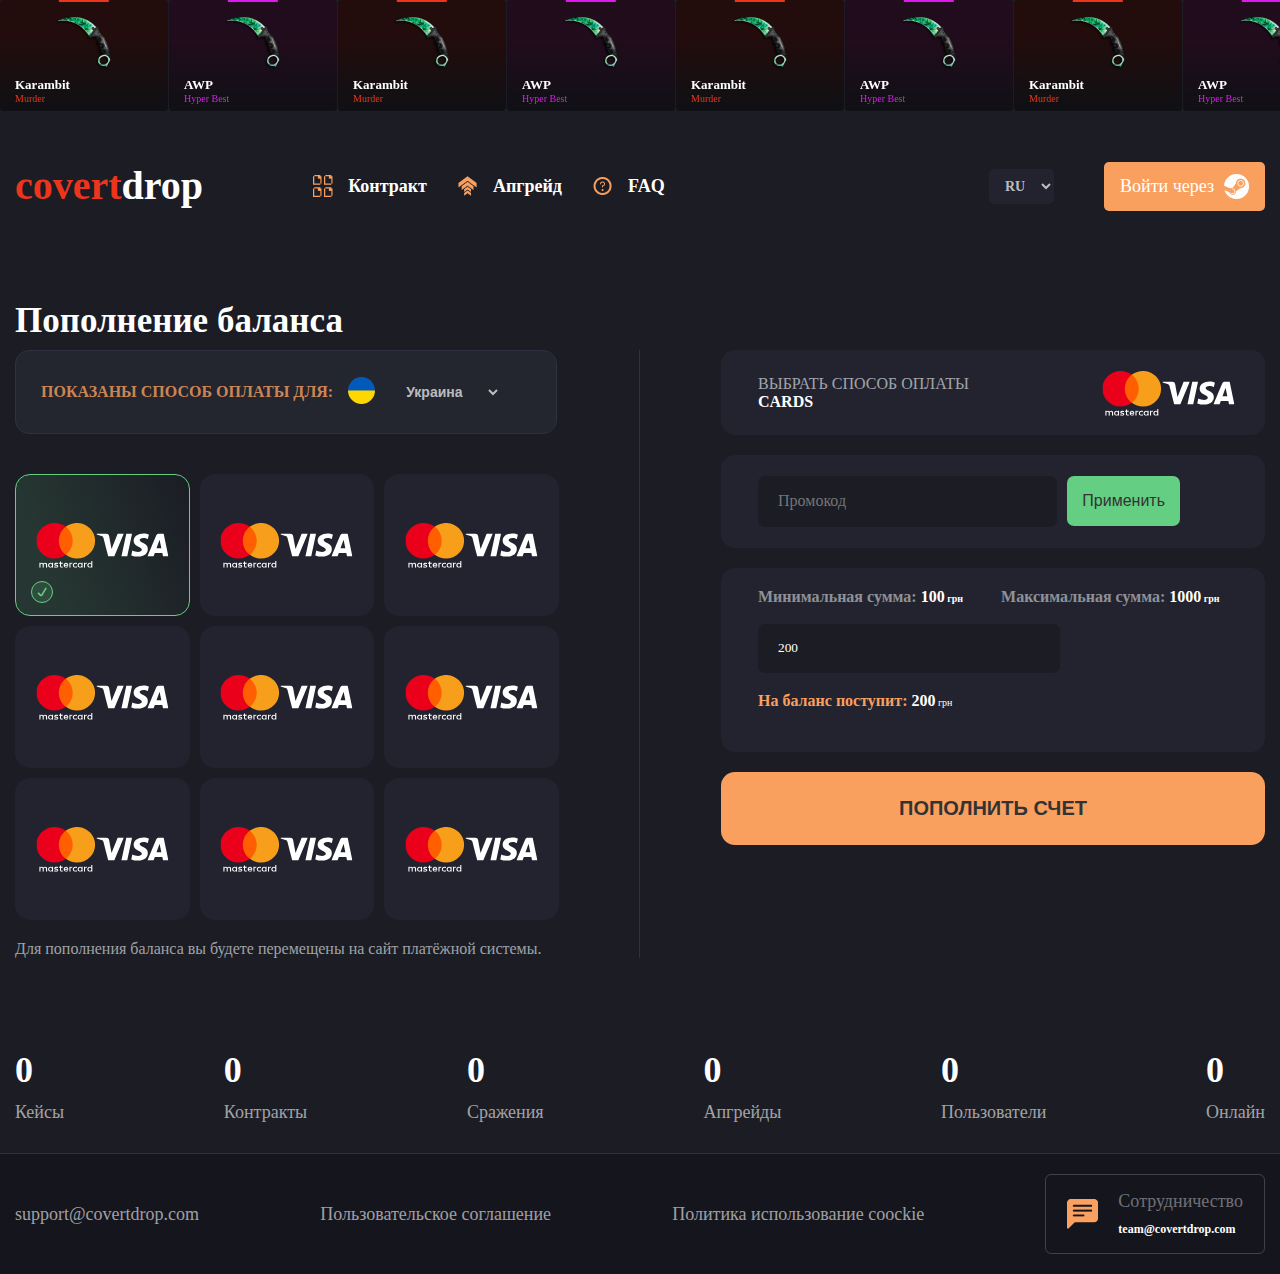
<file: payments.html>
<!DOCTYPE html>
<html lang="ru">

<!DOCTYPE html>
<html lang="ru">

<head>
	<meta charset="UTF-8">
	<meta http-equiv="X-UA-Compatible" content="IE=edge">
	<meta name="viewport" content="width=device-width, initial-scale=1.0">
	<link rel="stylesheet" href="css/style.min.css">
	<link rel="stylesheet"
		href="https://gistcdn.githack.com/mfd/09b70eb47474836f25a21660282ce0fd/raw/e06a670afcb2b861ed2ac4a1ef752d062ef6b46b/Gilroy.css">
	<link rel="preconnect" href="https://fonts.googleapis.com">
	<link rel="preconnect" href="https://fonts.gstatic.com" crossorigin>
	<link href="https://fonts.googleapis.com/css2?family=Montserrat:wght@800&family=Roboto:wght@400;500&display=swap"
		rel="stylesheet">
	<title>covertDrop</title>
</head>

<body>
	<div class="page">
		<header>
	<div class="swiper">
		<div class="stroke swiper-wrapper">
			<div class="block swiper-slide">
				<img src="img/images/kerambit.png" alt="covertdrop">
				<div class="texts">
					<p>Karambit</p>
					<span>Murder</span>
				</div>
			</div>
			<div class="block swiper-slide active">
				<img src="img/images/kerambit.png" alt="covertdrop">
				<div class="texts">
					<p>AWP</p>
					<span>Hyper Best</span>
				</div>
			</div>
			<div class="block swiper-slide">
				<img src="img/images/kerambit.png" alt="covertdrop">
				<div class="texts">
					<p>Karambit</p>
					<span>Murder</span>
				</div>
			</div>
			<div class="block swiper-slide active">
				<img src="img/images/kerambit.png" alt="covertdrop">
				<div class="texts">
					<p>AWP</p>
					<span>Hyper Best</span>
				</div>
			</div>
			<div class="block swiper-slide">
				<img src="img/images/kerambit.png" alt="covertdrop">
				<div class="texts">
					<p>Karambit</p>
					<span>Murder</span>
				</div>
			</div>
			<div class="block swiper-slide active">
				<img src="img/images/kerambit.png" alt="covertdrop">
				<div class="texts">
					<p>AWP</p>
					<span>Hyper Best</span>
				</div>
			</div>
			<div class="block swiper-slide">
				<img src="img/images/kerambit.png" alt="covertdrop">
				<div class="texts">
					<p>Karambit</p>
					<span>Murder</span>
				</div>
			</div>
			<div class="block swiper-slide active">
				<img src="img/images/kerambit.png" alt="covertdrop">
				<div class="texts">
					<p>AWP</p>
					<span>Hyper Best</span>
				</div>
			</div>
			<div class="block swiper-slide">
				<img src="img/images/kerambit.png" alt="covertdrop">
				<div class="texts">
					<p>Karambit</p>
					<span>Murder</span>
				</div>
			</div>
			<div class="block swiper-slide active">
				<img src="img/images/kerambit.png" alt="covertdrop">
				<div class="texts">
					<p>AWP</p>
					<span>Hyper Best</span>
				</div>
			</div>
			<div class="block swiper-slide">
				<img src="img/images/kerambit.png" alt="covertdrop">
				<div class="texts">
					<p>Karambit</p>
					<span>Murder</span>
				</div>
			</div>
			<div class="block swiper-slide active">
				<img src="img/images/kerambit.png" alt="covertdrop">
				<div class="texts">
					<p>AWP</p>
					<span>Hyper Best</span>
				</div>
			</div>
			<div class="block swiper-slide">
				<img src="img/images/kerambit.png" alt="covertdrop">
				<div class="texts">
					<p>Karambit</p>
					<span>Murder</span>
				</div>
			</div>
			<div class="block swiper-slide active">
				<img src="img/images/kerambit.png" alt="covertdrop">
				<div class="texts">
					<p>AWP</p>
					<span>Hyper Best</span>
				</div>
			</div>
		</div>
	</div>
	<div class="container">
		<div class="menu">
			<div class="left">
				<div class="logo-burger">
					<a href="index.html"><span>covert</span>drop</a>
					<div id="nav-icon1">
						<span></span>
						<span></span>
						<span></span>
					</div>
				</div>
				<nav>
					<a href="upgrate-circle.html"><img src="img/images/nav1.png" alt=""> Контракт</a>
					<a href="upgrate.html"><img src="img/images/nav2.png" alt=""> Апгрейд</a>
					<a href="faq.html"><img src="img/images/nav3.png" alt=""> FAQ</a>
				</nav>
			</div>
			<div class="right">
				<select name="lang" id="lang">
					<option value="ru">RU</option>
					<option value="en">EN</option>
					<option value="ua">UA</option>
				</select>
				<button onclick="window.location.href='profile.html'">Войти через<img src="img/images/steam.png"
						alt="steam"></button>
			</div>
		</div>
	</div>
</header>
		<main>
			<div class="container">
	<div class="balance__header">
		<h1 class="title">Пополнение баланса</h1>
	</div>
	<div class="balance__body">
		<div class="balance__system">
			<div class="balance__sytem-country">
				<div class="sytem-country-title">
					ПОКАЗАНЫ СПОСОБ ОПЛАТЫ ДЛЯ:
				</div>
				<div class="sytem-country-list">
					<div class="sytem__list-img">
						<img src="img/ua.webp" alt="">
					</div>
					<select id="sytem-country">
						<option value="ua" data-imagesrc="img/uk.svg">Украина</option>
						<option value="pl" data-imagesrc="img/uk.svg">Польша</option>
						<option value="fr" data-imagesrc="img/uk.svg">Франция</option>
						<option value="ge" data-imagesrc="img/uk.svg">Германия</option>
					</select>
				</div>
			</div>
			<div class="balance__system-card">
				<div class="sytem-card active" id="card1">
					<img src="img/logos_mastercard.svg" alt="" class="mastercatd">
					<img src="img/visa.svg" alt="" class="visa">
				</div>
				<div class="sytem-card">
					<img src="img/logos_mastercard.svg" alt="" class="mastercatd">
					<img src="img/visa.svg" alt="" class="visa">
				</div>
				<div class="sytem-card">
					<img src="img/logos_mastercard.svg" alt="" class="mastercatd">
					<img src="img/visa.svg" alt="" class="visa">
				</div>
				<div class="sytem-card">
					<img src="img/logos_mastercard.svg" alt="" class="mastercatd">
					<img src="img/visa.svg" alt="" class="visa">
				</div>
				<div class="sytem-card">
					<img src="img/logos_mastercard.svg" alt="" class="mastercatd">
					<img src="img/visa.svg" alt="" class="visa">
				</div>
				<div class="sytem-card">
					<img src="img/logos_mastercard.svg" alt="" class="mastercatd">
					<img src="img/visa.svg" alt="" class="visa">
				</div>
				<div class="sytem-card">
					<img src="img/logos_mastercard.svg" alt="" class="mastercatd">
					<img src="img/visa.svg" alt="" class="visa">
				</div>
				<div class="sytem-card">
					<img src="img/logos_mastercard.svg" alt="" class="mastercatd">
					<img src="img/visa.svg" alt="" class="visa">
				</div>
				<div class="sytem-card">
					<img src="img/logos_mastercard.svg" alt="" class="mastercatd">
					<img src="img/visa.svg" alt="" class="visa">
				</div>
			</div>
			<div class="balance__desc">
				Для пополнения баланса вы будете перемещены на сайт платёжной системы.
			</div>
		</div>
		<div class="balance__add">
			<div class="add__select">
				<div class="add__header">
					ВЫБРАТЬ СПОСОБ ОПЛАТЫ
					<span>CARDS</span>
				</div>
				<div class="add__body">
					<img src="img/logos_mastercard.svg" alt="">
					<img src="img/visa.svg" alt="">
				</div>
			</div>
			<div class="add__promo">
				<input type="text" class="promo" placeholder="Промокод">
				<button class="promo__button">
					Применить
				</button>
			</div>
			<div class="add__summ">
				<div class="add__minmax">
					<div class="add__min">
						<span class="minmax-text">Минимальная сумма: </span><span>100</span> грн
					</div>
					<div class="add__max">
						<span class="minmax-text">Максимальная сумма: </span><span>1000</span> грн
					</div>
				</div>
				<div class="add__input">
					<input type="text" class="summ" value="200">
				</div>
				<div class="add__tosum">
					<span class="tosum-text">На баланс поступит: </span><span>200</span> грн
				</div>
			</div>
			<button class="add__button">ПОПОЛНИТЬ СЧЕТ</button>
		</div>
	</div>
</div>
		</main>
		<footer>
	<div class="container">
		<div class="footer__info">
			<div class="block">
				<span>0</span>
				<span>Кейсы</span>
			</div>
			<div class="block">
				<span>0</span>
				<span>Контракты</span>
			</div>
			<div class="block">
				<span>0</span>
				<span>Сражения</span>
			</div>
			<div class="block">
				<span>0</span>
				<span>Апгрейды</span>
			</div>
			<div class="block">
				<span>0</span>
				<span>Пользователи</span>
			</div>
			<div class="block">
				<span>0</span>
				<span>Онлайн</span>
			</div>
		</div>
	</div>
	<div class="down-footer">
		<div class="container">
			<div class="down-footer__info">
				<a href="mailto:support@covertdrop.com">support@covertdrop.com</a>
				<a href="#">Пользовательское соглашение</a>
				<a href="#">Политика использование coockie</a>
				<a href="mailto:team@covertdrop.com">
					<img src="img/images/team.png" alt="team">
					<div class="texts">
						<span>Сотрудничество</span>
						<span>team@covertdrop.com</span>
					</div>
				</a>
			</div>
		</div>
	</div>
</footer>
	</div>
	<script src="js/app.min.js"></script>
<!-- <script src="https://ajax.googleapis.com/ajax/libs/jquery/3.7.0/jquery.min.js"></script> -->
</body>

</html>
</file>
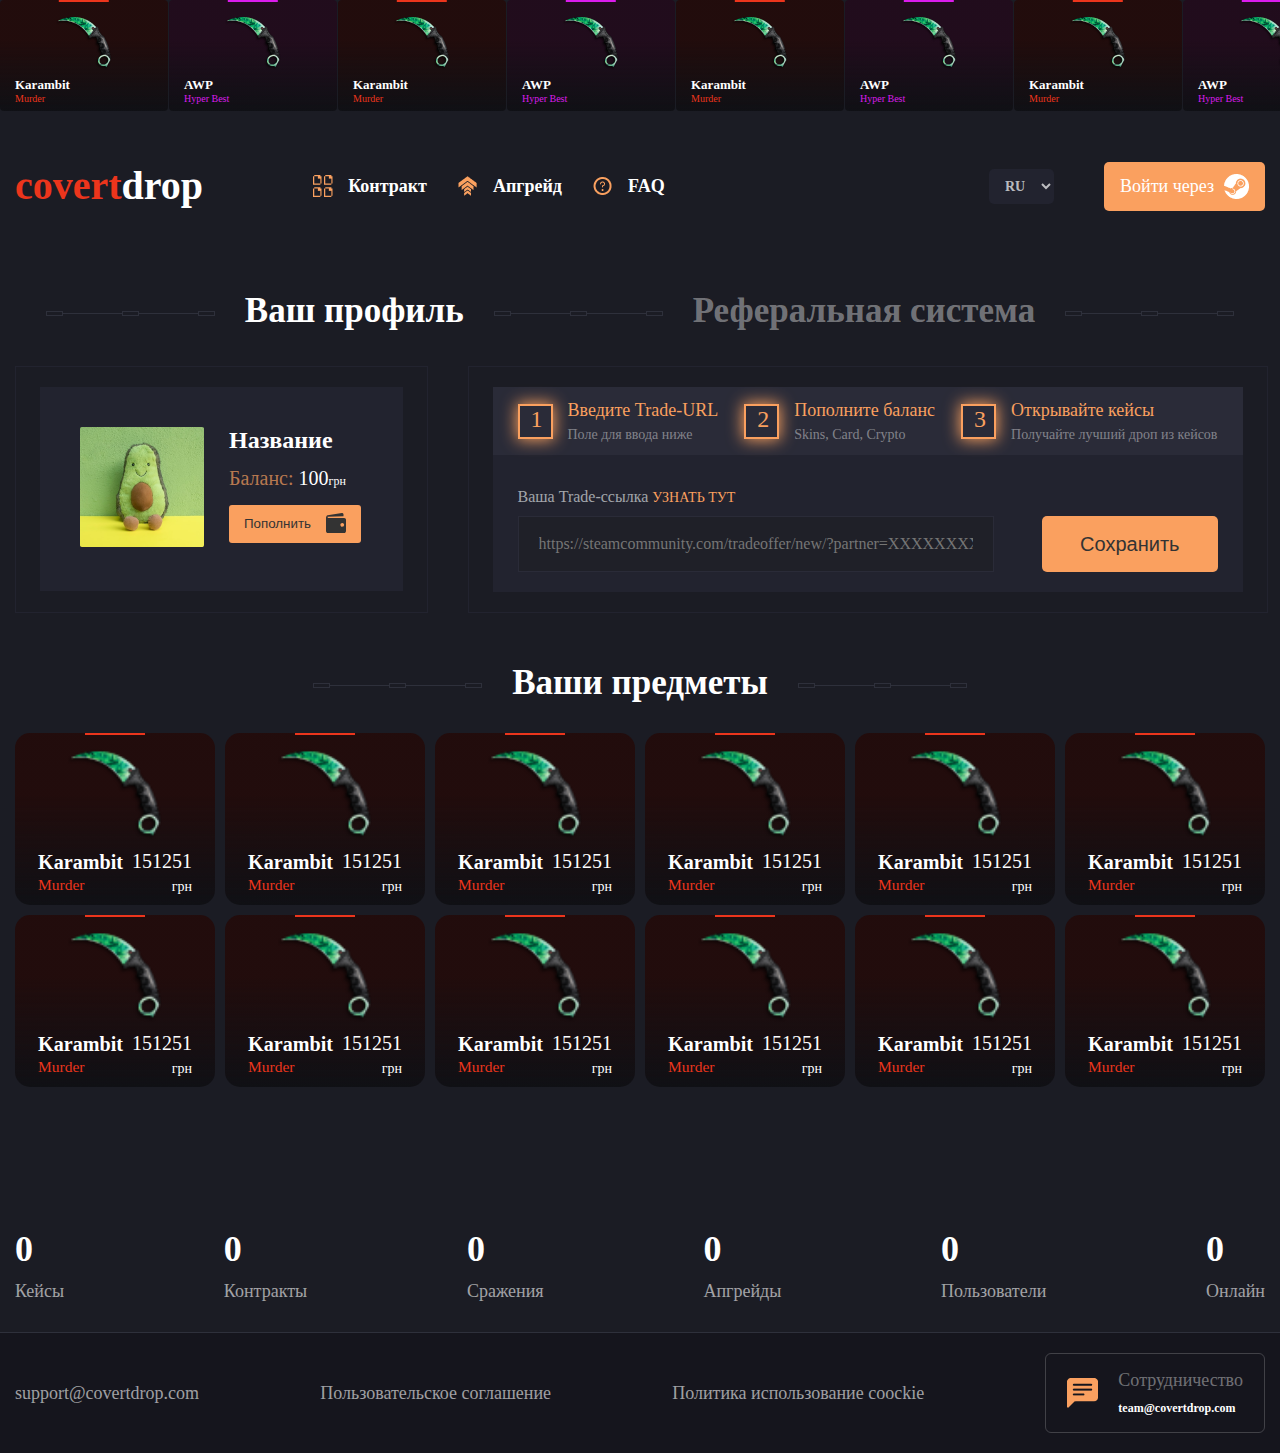
<file: profile.html>
<!DOCTYPE html>
<html lang="ru">

<!DOCTYPE html>
<html lang="ru">

<head>
	<meta charset="UTF-8">
	<meta http-equiv="X-UA-Compatible" content="IE=edge">
	<meta name="viewport" content="width=device-width, initial-scale=1.0">
	<link rel="stylesheet" href="css/style.min.css">
	<link rel="stylesheet"
		href="https://gistcdn.githack.com/mfd/09b70eb47474836f25a21660282ce0fd/raw/e06a670afcb2b861ed2ac4a1ef752d062ef6b46b/Gilroy.css">
	<link rel="preconnect" href="https://fonts.googleapis.com">
	<link rel="preconnect" href="https://fonts.gstatic.com" crossorigin>
	<link href="https://fonts.googleapis.com/css2?family=Montserrat:wght@800&family=Roboto:wght@400;500&display=swap"
		rel="stylesheet">
	<title>covertDrop</title>
</head>

<body>
	<div class="page">
		<header>
	<div class="swiper">
		<div class="stroke swiper-wrapper">
			<div class="block swiper-slide">
				<img src="img/images/kerambit.png" alt="covertdrop">
				<div class="texts">
					<p>Karambit</p>
					<span>Murder</span>
				</div>
			</div>
			<div class="block swiper-slide active">
				<img src="img/images/kerambit.png" alt="covertdrop">
				<div class="texts">
					<p>AWP</p>
					<span>Hyper Best</span>
				</div>
			</div>
			<div class="block swiper-slide">
				<img src="img/images/kerambit.png" alt="covertdrop">
				<div class="texts">
					<p>Karambit</p>
					<span>Murder</span>
				</div>
			</div>
			<div class="block swiper-slide active">
				<img src="img/images/kerambit.png" alt="covertdrop">
				<div class="texts">
					<p>AWP</p>
					<span>Hyper Best</span>
				</div>
			</div>
			<div class="block swiper-slide">
				<img src="img/images/kerambit.png" alt="covertdrop">
				<div class="texts">
					<p>Karambit</p>
					<span>Murder</span>
				</div>
			</div>
			<div class="block swiper-slide active">
				<img src="img/images/kerambit.png" alt="covertdrop">
				<div class="texts">
					<p>AWP</p>
					<span>Hyper Best</span>
				</div>
			</div>
			<div class="block swiper-slide">
				<img src="img/images/kerambit.png" alt="covertdrop">
				<div class="texts">
					<p>Karambit</p>
					<span>Murder</span>
				</div>
			</div>
			<div class="block swiper-slide active">
				<img src="img/images/kerambit.png" alt="covertdrop">
				<div class="texts">
					<p>AWP</p>
					<span>Hyper Best</span>
				</div>
			</div>
			<div class="block swiper-slide">
				<img src="img/images/kerambit.png" alt="covertdrop">
				<div class="texts">
					<p>Karambit</p>
					<span>Murder</span>
				</div>
			</div>
			<div class="block swiper-slide active">
				<img src="img/images/kerambit.png" alt="covertdrop">
				<div class="texts">
					<p>AWP</p>
					<span>Hyper Best</span>
				</div>
			</div>
			<div class="block swiper-slide">
				<img src="img/images/kerambit.png" alt="covertdrop">
				<div class="texts">
					<p>Karambit</p>
					<span>Murder</span>
				</div>
			</div>
			<div class="block swiper-slide active">
				<img src="img/images/kerambit.png" alt="covertdrop">
				<div class="texts">
					<p>AWP</p>
					<span>Hyper Best</span>
				</div>
			</div>
			<div class="block swiper-slide">
				<img src="img/images/kerambit.png" alt="covertdrop">
				<div class="texts">
					<p>Karambit</p>
					<span>Murder</span>
				</div>
			</div>
			<div class="block swiper-slide active">
				<img src="img/images/kerambit.png" alt="covertdrop">
				<div class="texts">
					<p>AWP</p>
					<span>Hyper Best</span>
				</div>
			</div>
		</div>
	</div>
	<div class="container">
		<div class="menu">
			<div class="left">
				<div class="logo-burger">
					<a href="index.html"><span>covert</span>drop</a>
					<div id="nav-icon1">
						<span></span>
						<span></span>
						<span></span>
					</div>
				</div>
				<nav>
					<a href="upgrate-circle.html"><img src="img/images/nav1.png" alt=""> Контракт</a>
					<a href="upgrate.html"><img src="img/images/nav2.png" alt=""> Апгрейд</a>
					<a href="faq.html"><img src="img/images/nav3.png" alt=""> FAQ</a>
				</nav>
			</div>
			<div class="right">
				<select name="lang" id="lang">
					<option value="ru">RU</option>
					<option value="en">EN</option>
					<option value="ua">UA</option>
				</select>
				<button onclick="window.location.href='profile.html'">Войти через<img src="img/images/steam.png"
						alt="steam"></button>
			</div>
		</div>
	</div>
</header>
		<main>
			<div class="container">
	<section class="profile">
		<div class="profile__title">
			<div class="profile__title-separator">
				<img src="img/separator.svg" alt="separator">
			</div>
			<h1 class="title active"><a href="profile.html">Ваш профиль</a></h1>
			<div class="profile__title-separator">
				<img src="img/separator.svg" alt="separator">
			</div>
			<h1 class="title"><a href="referals.html">Реферальная система</a></h1>
			<div class="profile__title-separator">
				<img src="img/separator.svg" alt="separator">
			</div>
		</div>

		<div class="profile__info">
			<div class="profile__info-border">
				<div class="profile__user">
					<div class="user__image">
						<img src="img/user.png" alt="user">
					</div>
					<div class="user__info">
						<div class="user__title">
							<h4>Название</h4>
						</div>
						<div class="user__balance">
							<p>Баланс: <span class="count">100</span><span class="currency">грн</span></p>
						</div>
						<button class="user__cost" onclick="window.location.href='payments.html'">
							<span>Пополнить</span>
							<img src="img/vaadin_wallet.svg" alt="cost">
						</button>
					</div>
				</div>
			</div>
			<div class="profile__info-border">
				<div class="profile__links">
					<div class="links__header">
						<div class="links__item">
							<div class="links__item-icon">
								1
							</div>
							<div class="links__item-textblock">
								<div class="links__item-title">
									Введите Trade-URL
								</div>
								<div class="links__item-text">
									Поле для ввода ниже
								</div>
							</div>
						</div>
						<div class="links__item">
							<div class="links__item-icon">
								2
							</div>
							<div class="links__item-textblock">
								<div class="links__item-title">
									Пополните баланс
								</div>
								<div class="links__item-text">
									Skins, Card, Crypto
								</div>
							</div>
						</div>
						<div class="links__item">
							<div class="links__item-icon">
								3
							</div>
							<div class="links__item-textblock">
								<div class="links__item-title">
									Открывайте кейсы
								</div>
								<div class="links__item-text">
									Получайте лучший дроп из кейсов
								</div>
							</div>
						</div>
					</div>
					<div class="links__body">
						<div class="links__label">
							Ваша Trade-ссылка <a href="#">УЗНАТЬ ТУТ</a>
						</div>
						<div class="links__form">
							<input type="text" class="links__input"
								placeholder="https://steamcommunity.com/tradeoffer/new/?partner=XXXXXXXXX&token=XXXXXXXX">
							<button class="links__button">
								Сохранить
							</button>
						</div>
					</div>
				</div>
			</div>
		</div>
	</section>
	<section class="profile">
		<div class="profile__title">
			<div class="profile__title-separator">
				<img src="img/separator.svg" alt="separator">
			</div>
			<h1 class="title active">Ваши предметы</h1>
			<div class="profile__title-separator">
				<img src="img/separator.svg" alt="separator">
			</div>
		</div>
		<div class="profile__skins">
			<div class="content">
				<div class="item">
					<img src="img/images/kerambit.png" alt="item" />
					<div class="skins__desc texts">
						<div class="skins__text">
							<p>Karambit</p>
							<span>Murder</span>
						</div>
						<div class="skins__price">
							151251 <span>грн</span>
						</div>
					</div>
				</div>
				<div class="item">
					<img src="img/images/kerambit.png" alt="item" />
					<div class="skins__desc texts">
						<div class="skins__text">
							<p>Karambit</p>
							<span>Murder</span>
						</div>
						<div class="skins__price">
							151251 <span>грн</span>
						</div>
					</div>
				</div>
				<div class="item">
					<img src="img/images/kerambit.png" alt="item" />
					<div class="skins__desc texts">
						<div class="skins__text">
							<p>Karambit</p>
							<span>Murder</span>
						</div>
						<div class="skins__price">
							151251 <span>грн</span>
						</div>
					</div>
				</div>
				<div class="item">
					<img src="img/images/kerambit.png" alt="item" />
					<div class="skins__desc texts">
						<div class="skins__text">
							<p>Karambit</p>
							<span>Murder</span>
						</div>
						<div class="skins__price">
							151251 <span>грн</span>
						</div>
					</div>
				</div>
				<div class="item">
					<img src="img/images/kerambit.png" alt="item" />
					<div class="skins__desc texts">
						<div class="skins__text">
							<p>Karambit</p>
							<span>Murder</span>
						</div>
						<div class="skins__price">
							151251 <span>грн</span>
						</div>
					</div>
				</div>
				<div class="item">
					<img src="img/images/kerambit.png" alt="item" />
					<div class="skins__desc texts">
						<div class="skins__text">
							<p>Karambit</p>
							<span>Murder</span>
						</div>
						<div class="skins__price">
							151251 <span>грн</span>
						</div>
					</div>
				</div>
				<div class="item">
					<img src="img/images/kerambit.png" alt="item" />
					<div class="skins__desc texts">
						<div class="skins__text">
							<p>Karambit</p>
							<span>Murder</span>
						</div>
						<div class="skins__price">
							151251 <span>грн</span>
						</div>
					</div>
				</div>
				<div class="item">
					<img src="img/images/kerambit.png" alt="item" />
					<div class="skins__desc texts">
						<div class="skins__text">
							<p>Karambit</p>
							<span>Murder</span>
						</div>
						<div class="skins__price">
							151251 <span>грн</span>
						</div>
					</div>
				</div>
				<div class="item">
					<img src="img/images/kerambit.png" alt="item" />
					<div class="skins__desc texts">
						<div class="skins__text">
							<p>Karambit</p>
							<span>Murder</span>
						</div>
						<div class="skins__price">
							151251 <span>грн</span>
						</div>
					</div>
				</div>
				<div class="item">
					<img src="img/images/kerambit.png" alt="item" />
					<div class="skins__desc texts">
						<div class="skins__text">
							<p>Karambit</p>
							<span>Murder</span>
						</div>
						<div class="skins__price">
							151251 <span>грн</span>
						</div>
					</div>
				</div>
				<div class="item">
					<img src="img/images/kerambit.png" alt="item" />
					<div class="skins__desc texts">
						<div class="skins__text">
							<p>Karambit</p>
							<span>Murder</span>
						</div>
						<div class="skins__price">
							151251 <span>грн</span>
						</div>
					</div>
				</div>
				<div class="item">
					<img src="img/images/kerambit.png" alt="item" />
					<div class="skins__desc texts">
						<div class="skins__text">
							<p>Karambit</p>
							<span>Murder</span>
						</div>
						<div class="skins__price">
							151251 <span>грн</span>
						</div>
					</div>
				</div>
			</div>
		</div>
	</section>
</div>
		</main>
		<footer>
	<div class="container">
		<div class="footer__info">
			<div class="block">
				<span>0</span>
				<span>Кейсы</span>
			</div>
			<div class="block">
				<span>0</span>
				<span>Контракты</span>
			</div>
			<div class="block">
				<span>0</span>
				<span>Сражения</span>
			</div>
			<div class="block">
				<span>0</span>
				<span>Апгрейды</span>
			</div>
			<div class="block">
				<span>0</span>
				<span>Пользователи</span>
			</div>
			<div class="block">
				<span>0</span>
				<span>Онлайн</span>
			</div>
		</div>
	</div>
	<div class="down-footer">
		<div class="container">
			<div class="down-footer__info">
				<a href="mailto:support@covertdrop.com">support@covertdrop.com</a>
				<a href="#">Пользовательское соглашение</a>
				<a href="#">Политика использование coockie</a>
				<a href="mailto:team@covertdrop.com">
					<img src="img/images/team.png" alt="team">
					<div class="texts">
						<span>Сотрудничество</span>
						<span>team@covertdrop.com</span>
					</div>
				</a>
			</div>
		</div>
	</div>
</footer>
	</div>
	<script src="js/app.min.js"></script>
<!-- <script src="https://ajax.googleapis.com/ajax/libs/jquery/3.7.0/jquery.min.js"></script> -->
</body>

</html>
</file>
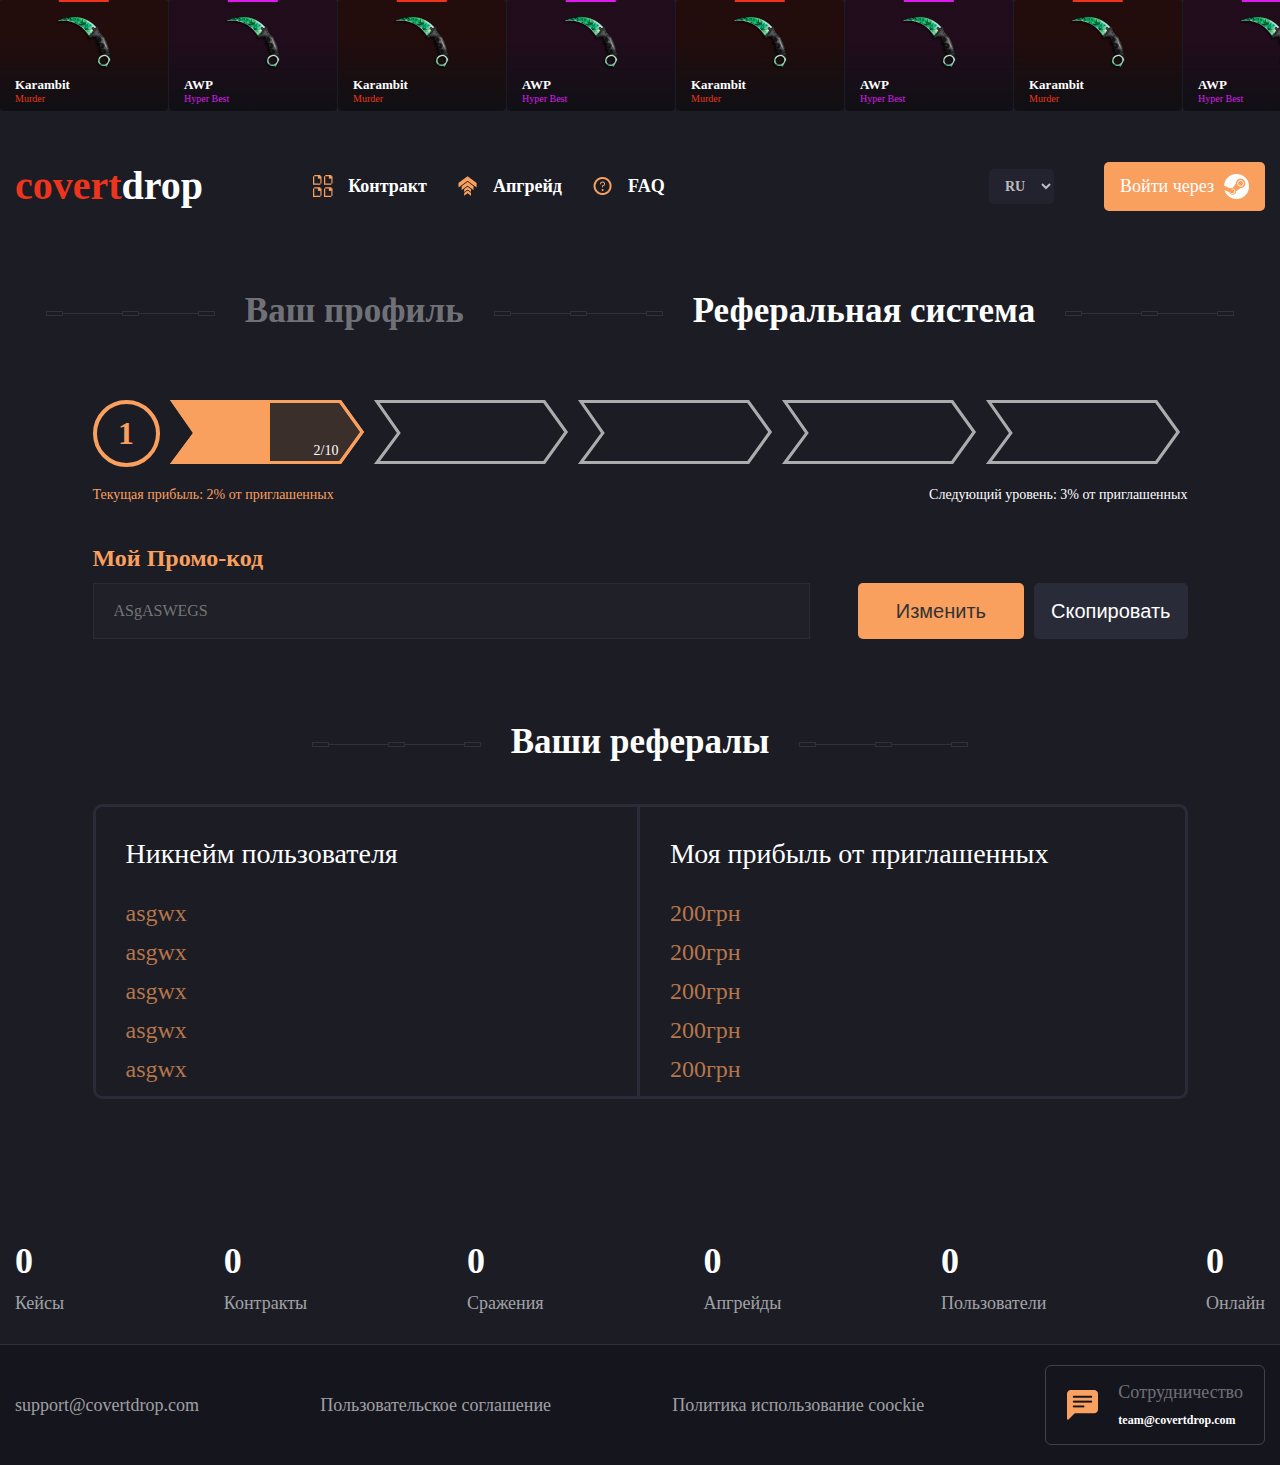
<file: referals.html>
<!DOCTYPE html>
<html lang="ru">

<!DOCTYPE html>
<html lang="ru">

<head>
	<meta charset="UTF-8">
	<meta http-equiv="X-UA-Compatible" content="IE=edge">
	<meta name="viewport" content="width=device-width, initial-scale=1.0">
	<link rel="stylesheet" href="css/style.min.css">
	<link rel="stylesheet"
		href="https://gistcdn.githack.com/mfd/09b70eb47474836f25a21660282ce0fd/raw/e06a670afcb2b861ed2ac4a1ef752d062ef6b46b/Gilroy.css">
	<link rel="preconnect" href="https://fonts.googleapis.com">
	<link rel="preconnect" href="https://fonts.gstatic.com" crossorigin>
	<link href="https://fonts.googleapis.com/css2?family=Montserrat:wght@800&family=Roboto:wght@400;500&display=swap"
		rel="stylesheet">
	<title>covertDrop</title>
</head>

<body>
	<div class="page">
		<header>
	<div class="swiper">
		<div class="stroke swiper-wrapper">
			<div class="block swiper-slide">
				<img src="img/images/kerambit.png" alt="covertdrop">
				<div class="texts">
					<p>Karambit</p>
					<span>Murder</span>
				</div>
			</div>
			<div class="block swiper-slide active">
				<img src="img/images/kerambit.png" alt="covertdrop">
				<div class="texts">
					<p>AWP</p>
					<span>Hyper Best</span>
				</div>
			</div>
			<div class="block swiper-slide">
				<img src="img/images/kerambit.png" alt="covertdrop">
				<div class="texts">
					<p>Karambit</p>
					<span>Murder</span>
				</div>
			</div>
			<div class="block swiper-slide active">
				<img src="img/images/kerambit.png" alt="covertdrop">
				<div class="texts">
					<p>AWP</p>
					<span>Hyper Best</span>
				</div>
			</div>
			<div class="block swiper-slide">
				<img src="img/images/kerambit.png" alt="covertdrop">
				<div class="texts">
					<p>Karambit</p>
					<span>Murder</span>
				</div>
			</div>
			<div class="block swiper-slide active">
				<img src="img/images/kerambit.png" alt="covertdrop">
				<div class="texts">
					<p>AWP</p>
					<span>Hyper Best</span>
				</div>
			</div>
			<div class="block swiper-slide">
				<img src="img/images/kerambit.png" alt="covertdrop">
				<div class="texts">
					<p>Karambit</p>
					<span>Murder</span>
				</div>
			</div>
			<div class="block swiper-slide active">
				<img src="img/images/kerambit.png" alt="covertdrop">
				<div class="texts">
					<p>AWP</p>
					<span>Hyper Best</span>
				</div>
			</div>
			<div class="block swiper-slide">
				<img src="img/images/kerambit.png" alt="covertdrop">
				<div class="texts">
					<p>Karambit</p>
					<span>Murder</span>
				</div>
			</div>
			<div class="block swiper-slide active">
				<img src="img/images/kerambit.png" alt="covertdrop">
				<div class="texts">
					<p>AWP</p>
					<span>Hyper Best</span>
				</div>
			</div>
			<div class="block swiper-slide">
				<img src="img/images/kerambit.png" alt="covertdrop">
				<div class="texts">
					<p>Karambit</p>
					<span>Murder</span>
				</div>
			</div>
			<div class="block swiper-slide active">
				<img src="img/images/kerambit.png" alt="covertdrop">
				<div class="texts">
					<p>AWP</p>
					<span>Hyper Best</span>
				</div>
			</div>
			<div class="block swiper-slide">
				<img src="img/images/kerambit.png" alt="covertdrop">
				<div class="texts">
					<p>Karambit</p>
					<span>Murder</span>
				</div>
			</div>
			<div class="block swiper-slide active">
				<img src="img/images/kerambit.png" alt="covertdrop">
				<div class="texts">
					<p>AWP</p>
					<span>Hyper Best</span>
				</div>
			</div>
		</div>
	</div>
	<div class="container">
		<div class="menu">
			<div class="left">
				<div class="logo-burger">
					<a href="index.html"><span>covert</span>drop</a>
					<div id="nav-icon1">
						<span></span>
						<span></span>
						<span></span>
					</div>
				</div>
				<nav>
					<a href="upgrate-circle.html"><img src="img/images/nav1.png" alt=""> Контракт</a>
					<a href="upgrate.html"><img src="img/images/nav2.png" alt=""> Апгрейд</a>
					<a href="faq.html"><img src="img/images/nav3.png" alt=""> FAQ</a>
				</nav>
			</div>
			<div class="right">
				<select name="lang" id="lang">
					<option value="ru">RU</option>
					<option value="en">EN</option>
					<option value="ua">UA</option>
				</select>
				<button onclick="window.location.href='profile.html'">Войти через<img src="img/images/steam.png"
						alt="steam"></button>
			</div>
		</div>
	</div>
</header>
		<main>
			<div class="container">
	<section class="profile">
		<div class="profile__title">
			<div class="profile__title-separator">
				<img src="img/separator.svg" alt="separator">
			</div>
			<h1 class="title"><a href="profile.html">Ваш профиль</a></h1>
			<div class="profile__title-separator">
				<img src="img/separator.svg" alt="separator">
			</div>
			<h1 class="title active"><a href="referals.html">Реферальная система</a></h1>
			<div class="profile__title-separator">
				<img src="img/separator.svg" alt="separator">
			</div>
		</div>

		<div class="profile__referals">
			<div class="referals__steps">
				<div class="steps__level">
					1
				</div>
				<div class="steps__item active">
					<p>2/10</p>
					<svg viewBox="0 0 194 64" fill="none" xmlns="http://www.w3.org/2000/svg">
						<path id="fill_transperent"
							d="M170.231 62.5H2.98067L24.2046 33.8938L24.8475 33.0274L24.2306 32.1423L2.87383 1.5H170.231L192.153 32L170.231 62.5Z"
							fill="#FAA05F" />
						<path
							d="M170.231 62.5H2.98067L24.2046 33.8938L24.8475 33.0274L24.2306 32.1423L2.87383 1.5H170.231L192.153 32L170.231 62.5Z"
							fill="url(#step_01)" />
						<defs>
							<!-- Щоб змінювати заливку, потібно змінювати значеня x2 від 0 до 200
										Крок 1 з 10: (200 / 10) * 1 = 20
										Крок 2 з 10: (200 / 10) * 2 = 40
										Крок 3 з 10: (200 / 10) * 3 = 60
										і так далі 
											При неактивному блоку відповідно 0 і зняти клас active в <div class="steps__item active">
										-->
							<linearGradient id="step_01" x1="0" y1="32" x2="100" y2="32" gradientUnits="userSpaceOnUse">
								<stop offset="0.9999" stop-color="#FAA05F" />
								<stop offset="1" stop-opacity="0" />
							</linearGradient>
						</defs>
					</svg>
				</div>
				<div class="steps__item">
					<svg viewBox="0 0 194 64" fill="none" xmlns="http://www.w3.org/2000/svg">
						<path id="fill_transperent"
							d="M170.231 62.5H2.98067L24.2046 33.8938L24.8475 33.0274L24.2306 32.1423L2.87383 1.5H170.231L192.153 32L170.231 62.5Z"
							fill="#FAA05F" />
						<path
							d="M170.231 62.5H2.98067L24.2046 33.8938L24.8475 33.0274L24.2306 32.1423L2.87383 1.5H170.231L192.153 32L170.231 62.5Z"
							fill="url(#step_02)" />
						<defs>
							<!-- Щоб змінювати заливку, потібно змінювати значеня x2 від 0 до 200
																	Крок 1 з 10: (200 / 10) * 1 = 20
																	Крок 2 з 10: (200 / 10) * 2 = 40
																	Крок 3 з 10: (200 / 10) * 3 = 60
																	і так далі 
																		При неактивному блоку відповідно 0 і зняти клас active в <div class="steps__item active">
																	-->
							<linearGradient id="step_02" x1="0" y1="32" x2="0" y2="32" gradientUnits="userSpaceOnUse">
								<stop offset="0.9999" stop-color="#FAA05F" />
								<stop offset="1" stop-opacity="0" />
							</linearGradient>
						</defs>
					</svg>
				</div>
				<div class="steps__item">
					<svg viewBox="0 0 194 64" fill="none" xmlns="http://www.w3.org/2000/svg">
						<path id="fill_transperent"
							d="M170.231 62.5H2.98067L24.2046 33.8938L24.8475 33.0274L24.2306 32.1423L2.87383 1.5H170.231L192.153 32L170.231 62.5Z"
							fill="#FAA05F" />
						<path
							d="M170.231 62.5H2.98067L24.2046 33.8938L24.8475 33.0274L24.2306 32.1423L2.87383 1.5H170.231L192.153 32L170.231 62.5Z"
							fill="url(#step_03)" />
						<defs>
							<!-- Щоб змінювати заливку, потібно змінювати значеня x2 від 0 до 200
																								Крок 1 з 10: (200 / 10) * 1 = 20
																								Крок 2 з 10: (200 / 10) * 2 = 40
																								Крок 3 з 10: (200 / 10) * 3 = 60
																								і так далі 
																									При неактивному блоку відповідно 0 і зняти клас active в <div class="steps__item active">
																								-->
							<linearGradient id="step_03" x1="0" y1="32" x2="0" y2="32" gradientUnits="userSpaceOnUse">
								<stop offset="0.9999" stop-color="#FAA05F" />
								<stop offset="1" stop-opacity="0" />
							</linearGradient>
						</defs>
					</svg>
				</div>
				<div class="steps__item">
					<svg viewBox="0 0 194 64" fill="none" xmlns="http://www.w3.org/2000/svg">
						<path id="fill_transperent"
							d="M170.231 62.5H2.98067L24.2046 33.8938L24.8475 33.0274L24.2306 32.1423L2.87383 1.5H170.231L192.153 32L170.231 62.5Z"
							fill="#FAA05F" />
						<path
							d="M170.231 62.5H2.98067L24.2046 33.8938L24.8475 33.0274L24.2306 32.1423L2.87383 1.5H170.231L192.153 32L170.231 62.5Z"
							fill="url(#step_04)" />
						<defs>
							<!-- Щоб змінювати заливку, потібно змінювати значеня x2 від 0 до 200
																								Крок 1 з 10: (200 / 10) * 1 = 20
																								Крок 2 з 10: (200 / 10) * 2 = 40
																								Крок 3 з 10: (200 / 10) * 3 = 60
																								і так далі 
																									При неактивному блоку відповідно 0 і зняти клас active в <div class="steps__item active">
																								-->
							<linearGradient id="step_04" x1="0" y1="32" x2="0" y2="32" gradientUnits="userSpaceOnUse">
								<stop offset="0.9999" stop-color="#FAA05F" />
								<stop offset="1" stop-opacity="0" />
							</linearGradient>
						</defs>
					</svg>
				</div>
				<div class="steps__item">
					<svg viewBox="0 0 194 64" fill="none" xmlns="http://www.w3.org/2000/svg">
						<path id="fill_transperent"
							d="M170.231 62.5H2.98067L24.2046 33.8938L24.8475 33.0274L24.2306 32.1423L2.87383 1.5H170.231L192.153 32L170.231 62.5Z"
							fill="#FAA05F" />
						<path
							d="M170.231 62.5H2.98067L24.2046 33.8938L24.8475 33.0274L24.2306 32.1423L2.87383 1.5H170.231L192.153 32L170.231 62.5Z"
							fill="url(#step_05)" />
						<defs>
							<!-- Щоб змінювати заливку, потібно змінювати значеня x2 від 0 до 200
																								Крок 1 з 10: (200 / 10) * 1 = 20
																								Крок 2 з 10: (200 / 10) * 2 = 40
																								Крок 3 з 10: (200 / 10) * 3 = 60
																								і так далі 
																									При неактивному блоку відповідно 0 і зняти клас active в <div class="steps__item active">
																								-->
							<linearGradient id="step_05" x1="0" y1="32" x2="0" y2="32" gradientUnits="userSpaceOnUse">
								<stop offset="0.9999" stop-color="#FAA05F" />
								<stop offset="1" stop-opacity="0" />
							</linearGradient>
						</defs>
					</svg>
				</div>
			</div>
			<div class="referals__levels">
				<div class="referals__level-current">
					Текущая прибыль: 2% от приглашенных
				</div>
				<div class="referals__level-next">
					Следующий уровень: 3% от приглашенных
				</div>
			</div>
			<div class="referals__promo">
				<div class="links__body">
					<div class="links__label-h">
						Мой Промо-код
					</div>
					<div class="links__form">
						<input type="text" class="links__input" placeholder="ASgASWEGS">
						<button class="links__button">
							Изменить
						</button>
						<button class="links__button-silver">
							Скопировать
						</button>
					</div>
				</div>
			</div>
		</div>
		<div class="profile__title">
			<div class="profile__title-separator">
				<img src="img/separator.svg" alt="separator">
			</div>
			<h1 class="title active">Ваши рефералы</h1>
			<div class="profile__title-separator">
				<img src="img/separator.svg" alt="separator">
			</div>
		</div>
		<div class="promo__users">
			<div class="promo__users-list">
				<h2>Никнейм пользователя</h2>
				<p>asgwx</p>
				<p>asgwx</p>
				<p>asgwx</p>
				<p>asgwx</p>
				<p>asgwx</p>
			</div>
			<div class="promo__users-cost">
				<h2>Моя прибыль от приглашенных</h2>
				<p>200грн</p>
				<p>200грн</p>
				<p>200грн</p>
				<p>200грн</p>
				<p>200грн</p>
			</div>
		</div>
</div>
</div>
</section>
</div>
		</main>
		<footer>
	<div class="container">
		<div class="footer__info">
			<div class="block">
				<span>0</span>
				<span>Кейсы</span>
			</div>
			<div class="block">
				<span>0</span>
				<span>Контракты</span>
			</div>
			<div class="block">
				<span>0</span>
				<span>Сражения</span>
			</div>
			<div class="block">
				<span>0</span>
				<span>Апгрейды</span>
			</div>
			<div class="block">
				<span>0</span>
				<span>Пользователи</span>
			</div>
			<div class="block">
				<span>0</span>
				<span>Онлайн</span>
			</div>
		</div>
	</div>
	<div class="down-footer">
		<div class="container">
			<div class="down-footer__info">
				<a href="mailto:support@covertdrop.com">support@covertdrop.com</a>
				<a href="#">Пользовательское соглашение</a>
				<a href="#">Политика использование coockie</a>
				<a href="mailto:team@covertdrop.com">
					<img src="img/images/team.png" alt="team">
					<div class="texts">
						<span>Сотрудничество</span>
						<span>team@covertdrop.com</span>
					</div>
				</a>
			</div>
		</div>
	</div>
</footer>
	</div>
	<script src="js/app.min.js"></script>
<!-- <script src="https://ajax.googleapis.com/ajax/libs/jquery/3.7.0/jquery.min.js"></script> -->
</body>

</html>
</file>
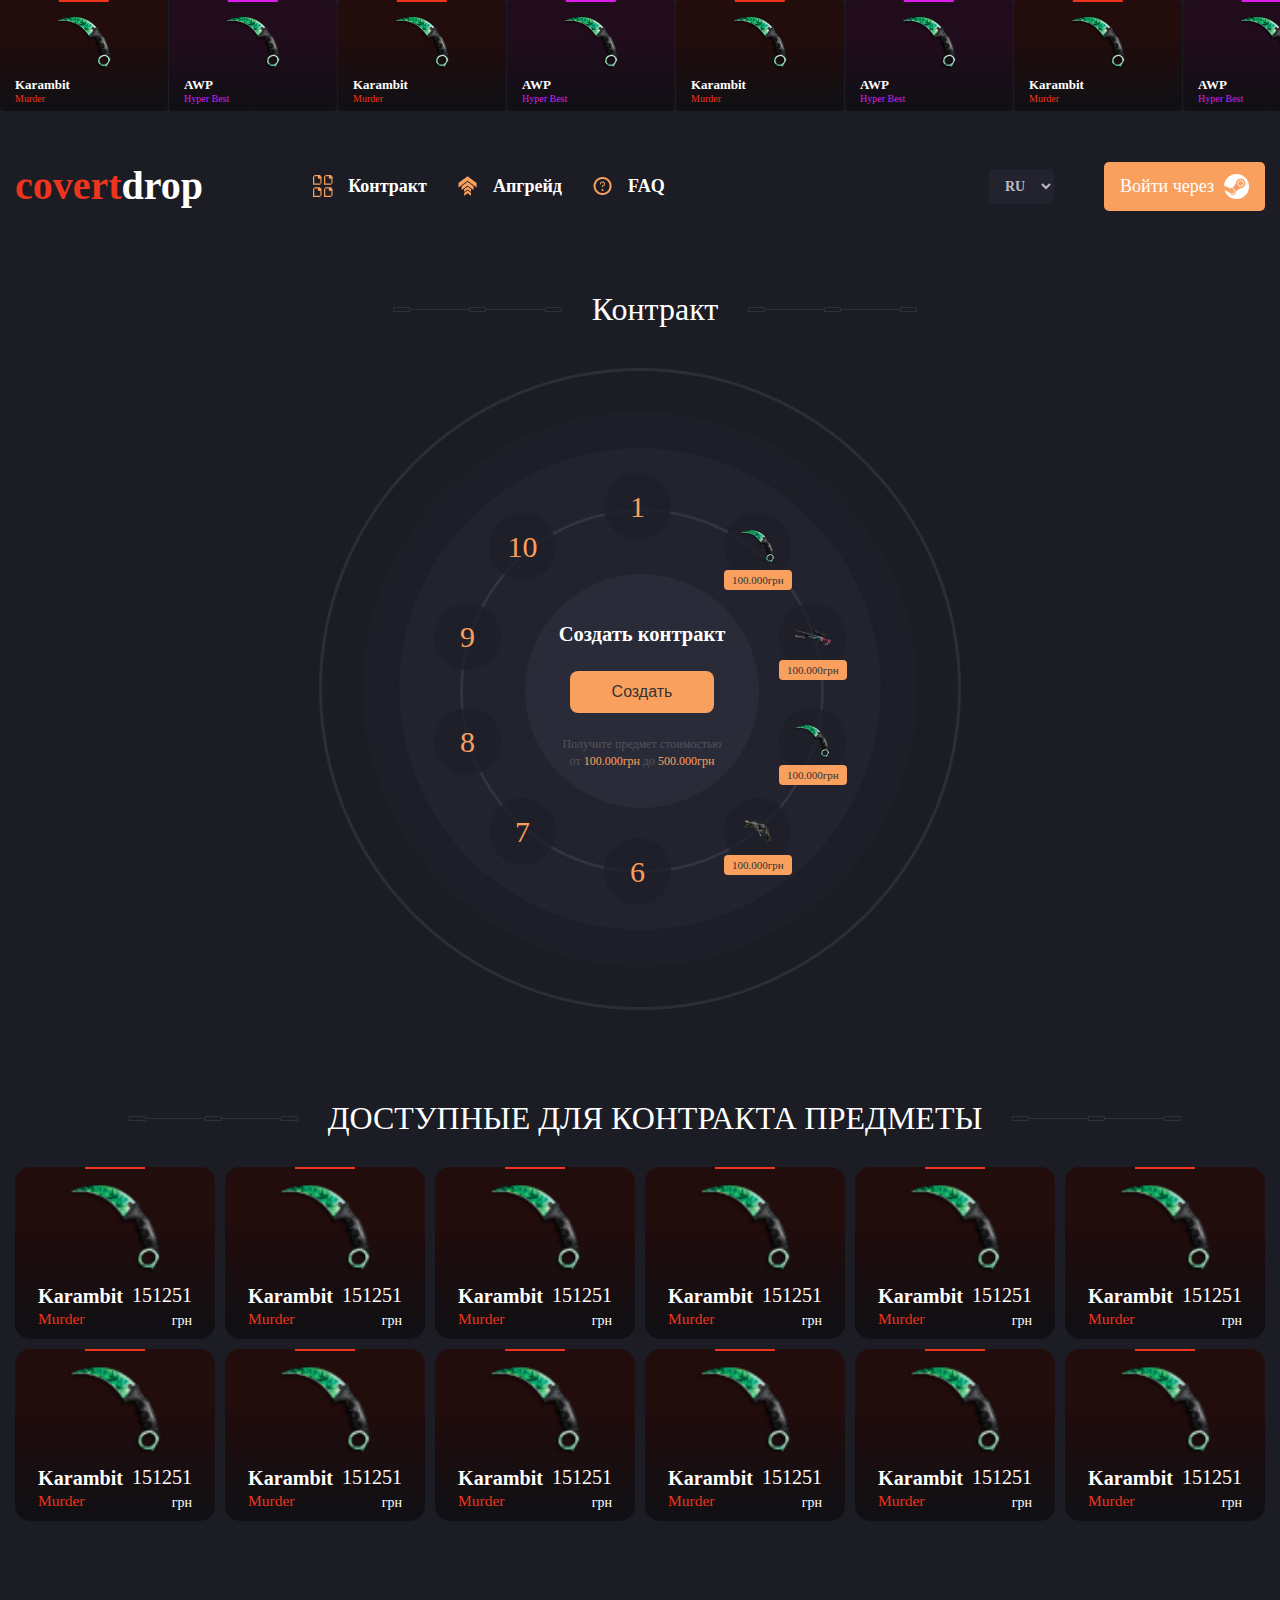
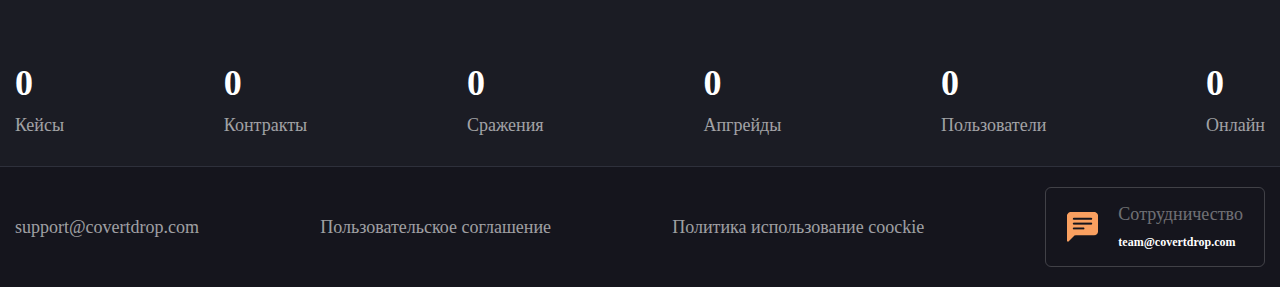
<file: upgrate-circle.html>
<!DOCTYPE html>
<html lang="ru">

<!DOCTYPE html>
<html lang="ru">

<head>
	<meta charset="UTF-8">
	<meta http-equiv="X-UA-Compatible" content="IE=edge">
	<meta name="viewport" content="width=device-width, initial-scale=1.0">
	<link rel="stylesheet" href="css/style.min.css">
	<link rel="stylesheet"
		href="https://gistcdn.githack.com/mfd/09b70eb47474836f25a21660282ce0fd/raw/e06a670afcb2b861ed2ac4a1ef752d062ef6b46b/Gilroy.css">
	<link rel="preconnect" href="https://fonts.googleapis.com">
	<link rel="preconnect" href="https://fonts.gstatic.com" crossorigin>
	<link href="https://fonts.googleapis.com/css2?family=Montserrat:wght@800&family=Roboto:wght@400;500&display=swap"
		rel="stylesheet">
	<title>covertDrop</title>
</head>

<body>
	<div class="page">
		<header>
	<div class="swiper">
		<div class="stroke swiper-wrapper">
			<div class="block swiper-slide">
				<img src="img/images/kerambit.png" alt="covertdrop">
				<div class="texts">
					<p>Karambit</p>
					<span>Murder</span>
				</div>
			</div>
			<div class="block swiper-slide active">
				<img src="img/images/kerambit.png" alt="covertdrop">
				<div class="texts">
					<p>AWP</p>
					<span>Hyper Best</span>
				</div>
			</div>
			<div class="block swiper-slide">
				<img src="img/images/kerambit.png" alt="covertdrop">
				<div class="texts">
					<p>Karambit</p>
					<span>Murder</span>
				</div>
			</div>
			<div class="block swiper-slide active">
				<img src="img/images/kerambit.png" alt="covertdrop">
				<div class="texts">
					<p>AWP</p>
					<span>Hyper Best</span>
				</div>
			</div>
			<div class="block swiper-slide">
				<img src="img/images/kerambit.png" alt="covertdrop">
				<div class="texts">
					<p>Karambit</p>
					<span>Murder</span>
				</div>
			</div>
			<div class="block swiper-slide active">
				<img src="img/images/kerambit.png" alt="covertdrop">
				<div class="texts">
					<p>AWP</p>
					<span>Hyper Best</span>
				</div>
			</div>
			<div class="block swiper-slide">
				<img src="img/images/kerambit.png" alt="covertdrop">
				<div class="texts">
					<p>Karambit</p>
					<span>Murder</span>
				</div>
			</div>
			<div class="block swiper-slide active">
				<img src="img/images/kerambit.png" alt="covertdrop">
				<div class="texts">
					<p>AWP</p>
					<span>Hyper Best</span>
				</div>
			</div>
			<div class="block swiper-slide">
				<img src="img/images/kerambit.png" alt="covertdrop">
				<div class="texts">
					<p>Karambit</p>
					<span>Murder</span>
				</div>
			</div>
			<div class="block swiper-slide active">
				<img src="img/images/kerambit.png" alt="covertdrop">
				<div class="texts">
					<p>AWP</p>
					<span>Hyper Best</span>
				</div>
			</div>
			<div class="block swiper-slide">
				<img src="img/images/kerambit.png" alt="covertdrop">
				<div class="texts">
					<p>Karambit</p>
					<span>Murder</span>
				</div>
			</div>
			<div class="block swiper-slide active">
				<img src="img/images/kerambit.png" alt="covertdrop">
				<div class="texts">
					<p>AWP</p>
					<span>Hyper Best</span>
				</div>
			</div>
			<div class="block swiper-slide">
				<img src="img/images/kerambit.png" alt="covertdrop">
				<div class="texts">
					<p>Karambit</p>
					<span>Murder</span>
				</div>
			</div>
			<div class="block swiper-slide active">
				<img src="img/images/kerambit.png" alt="covertdrop">
				<div class="texts">
					<p>AWP</p>
					<span>Hyper Best</span>
				</div>
			</div>
		</div>
	</div>
	<div class="container">
		<div class="menu">
			<div class="left">
				<div class="logo-burger">
					<a href="index.html"><span>covert</span>drop</a>
					<div id="nav-icon1">
						<span></span>
						<span></span>
						<span></span>
					</div>
				</div>
				<nav>
					<a href="upgrate-circle.html"><img src="img/images/nav1.png" alt=""> Контракт</a>
					<a href="upgrate.html"><img src="img/images/nav2.png" alt=""> Апгрейд</a>
					<a href="faq.html"><img src="img/images/nav3.png" alt=""> FAQ</a>
				</nav>
			</div>
			<div class="right">
				<select name="lang" id="lang">
					<option value="ru">RU</option>
					<option value="en">EN</option>
					<option value="ua">UA</option>
				</select>
				<button onclick="window.location.href='profile.html'">Войти через<img src="img/images/steam.png"
						alt="steam"></button>
			</div>
		</div>
	</div>
</header>
		<main>
			<div class="container">
	<div class="upgrate__title">
		<div class="upgrate__title-separator">
			<img src="img/separator.svg" alt="separator">
		</div>
		<h1 class="title">Контракт</h1>
		<div class="upgrate__title-separator">
			<img src="img/separator.svg" alt="separator">
		</div>
	</div>

	<div class="upgrate__circle">
		<div class="upgrate__first">
			<div class="upgrate__second">
				<div class="upgrate__item-circle" id="c1">
					1
				</div>
				<div class="upgrate__item-circle" id="c2">
					<div class="upgrate__item-circle-scin">
						<img src="img/kerambit.png" alt="">
						<span>100.000грн</span>
					</div>
				</div>
				<div class="upgrate__item-circle" id="c3">
					<div class="upgrate__item-circle-scin">
						<img src="img/awp.png" alt="">
						<span>100.000грн</span>
					</div>
				</div>
				<div class="upgrate__item-circle" id="c4">
					<div class="upgrate__item-circle-scin">
						<img src="img/kerambit.png" alt="">
						<span>100.000грн</span>
					</div>
				</div>
				<div class="upgrate__item-circle" id="c5">
					<div class="upgrate__item-circle-scin">
						<img src="img/item.png" alt="">
						<span>100.000грн</span>
					</div>
				</div>
				<div class="upgrate__item-circle" id="c6">
					6
				</div>
				<div class="upgrate__item-circle" id="c7">
					7
				</div>
				<div class="upgrate__item-circle" id="c8">
					8
				</div>
				<div class="upgrate__item-circle" id="c9">
					9
				</div>
				<div class="upgrate__item-circle" id="c10">
					10
				</div>
				<div class="upgrate__second-line">
					<div class="upgrate__third">
						<div class="upgrate__fourth">
							<div class="upgrate__block-title">
								Создать контракт
							</div>
							<!-- <div class="upgrate__block-scin-not">
											0 ПРЕДМЕТОВ
										</div> -->
							<div class="upgrate__block-scin">
								<button>Создать</button>
							</div>
							<!-- <div class="upgrate__block-desc-not">
											Добавьте минимум 3 предмета
										</div> -->
							<div class="upgrate__block-desc">
								<p>Получите предмет стоимостью</p>
								<p>от <span>100.000грн</span> до <span>500.000грн</span></p>
							</div>
						</div>
					</div>
				</div>
			</div>
		</div>
	</div>
	<div class="upgrate__title upgrate__title-footer">
		<div class="upgrate__title-separator">
			<img src="img/separator.svg" alt="separator">
		</div>
		<h1 class="title">ДОСТУПНЫЕ ДЛЯ КОНТРАКТА ПРЕДМЕТЫ</h1>
		<div class="upgrate__title-separator">
			<img src="img/separator.svg" alt="separator">
		</div>
	</div>

	<!-- <div class="upgrate__noscin">
					<div class="upgrate__noscin-title">
						В Вашем инвентаре нет предметов для апгрейда
					</div>
					<div class="upgrate__noscin-button">
						<button class="upgrate__opencase">
							Открыть кейс
						</button>
					</div>
				</div> -->
	<section class="profile">
		<div class="profile__skins">
			<div class="content">
				<div class="item">
					<img src="img/images/kerambit.png" alt="item" />
					<div class="skins__desc texts">
						<div class="skins__text">
							<p>Karambit</p>
							<span>Murder</span>
						</div>
						<div class="skins__price">
							151251 <span>грн</span>
						</div>
					</div>
				</div>
				<div class="item">
					<img src="img/images/kerambit.png" alt="item" />
					<div class="skins__desc texts">
						<div class="skins__text">
							<p>Karambit</p>
							<span>Murder</span>
						</div>
						<div class="skins__price">
							151251 <span>грн</span>
						</div>
					</div>
				</div>
				<div class="item">
					<img src="img/images/kerambit.png" alt="item" />
					<div class="skins__desc texts">
						<div class="skins__text">
							<p>Karambit</p>
							<span>Murder</span>
						</div>
						<div class="skins__price">
							151251 <span>грн</span>
						</div>
					</div>
				</div>
				<div class="item">
					<img src="img/images/kerambit.png" alt="item" />
					<div class="skins__desc texts">
						<div class="skins__text">
							<p>Karambit</p>
							<span>Murder</span>
						</div>
						<div class="skins__price">
							151251 <span>грн</span>
						</div>
					</div>
				</div>
				<div class="item">
					<img src="img/images/kerambit.png" alt="item" />
					<div class="skins__desc texts">
						<div class="skins__text">
							<p>Karambit</p>
							<span>Murder</span>
						</div>
						<div class="skins__price">
							151251 <span>грн</span>
						</div>
					</div>
				</div>
				<div class="item">
					<img src="img/images/kerambit.png" alt="item" />
					<div class="skins__desc texts">
						<div class="skins__text">
							<p>Karambit</p>
							<span>Murder</span>
						</div>
						<div class="skins__price">
							151251 <span>грн</span>
						</div>
					</div>
				</div>
				<div class="item">
					<img src="img/images/kerambit.png" alt="item" />
					<div class="skins__desc texts">
						<div class="skins__text">
							<p>Karambit</p>
							<span>Murder</span>
						</div>
						<div class="skins__price">
							151251 <span>грн</span>
						</div>
					</div>
				</div>
				<div class="item">
					<img src="img/images/kerambit.png" alt="item" />
					<div class="skins__desc texts">
						<div class="skins__text">
							<p>Karambit</p>
							<span>Murder</span>
						</div>
						<div class="skins__price">
							151251 <span>грн</span>
						</div>
					</div>
				</div>
				<div class="item">
					<img src="img/images/kerambit.png" alt="item" />
					<div class="skins__desc texts">
						<div class="skins__text">
							<p>Karambit</p>
							<span>Murder</span>
						</div>
						<div class="skins__price">
							151251 <span>грн</span>
						</div>
					</div>
				</div>
				<div class="item">
					<img src="img/images/kerambit.png" alt="item" />
					<div class="skins__desc texts">
						<div class="skins__text">
							<p>Karambit</p>
							<span>Murder</span>
						</div>
						<div class="skins__price">
							151251 <span>грн</span>
						</div>
					</div>
				</div>
				<div class="item">
					<img src="img/images/kerambit.png" alt="item" />
					<div class="skins__desc texts">
						<div class="skins__text">
							<p>Karambit</p>
							<span>Murder</span>
						</div>
						<div class="skins__price">
							151251 <span>грн</span>
						</div>
					</div>
				</div>
				<div class="item">
					<img src="img/images/kerambit.png" alt="item" />
					<div class="skins__desc texts">
						<div class="skins__text">
							<p>Karambit</p>
							<span>Murder</span>
						</div>
						<div class="skins__price">
							151251 <span>грн</span>
						</div>
					</div>
				</div>
			</div>
		</div>
	</section>
</div>
		</main>
		<footer>
	<div class="container">
		<div class="footer__info">
			<div class="block">
				<span>0</span>
				<span>Кейсы</span>
			</div>
			<div class="block">
				<span>0</span>
				<span>Контракты</span>
			</div>
			<div class="block">
				<span>0</span>
				<span>Сражения</span>
			</div>
			<div class="block">
				<span>0</span>
				<span>Апгрейды</span>
			</div>
			<div class="block">
				<span>0</span>
				<span>Пользователи</span>
			</div>
			<div class="block">
				<span>0</span>
				<span>Онлайн</span>
			</div>
		</div>
	</div>
	<div class="down-footer">
		<div class="container">
			<div class="down-footer__info">
				<a href="mailto:support@covertdrop.com">support@covertdrop.com</a>
				<a href="#">Пользовательское соглашение</a>
				<a href="#">Политика использование coockie</a>
				<a href="mailto:team@covertdrop.com">
					<img src="img/images/team.png" alt="team">
					<div class="texts">
						<span>Сотрудничество</span>
						<span>team@covertdrop.com</span>
					</div>
				</a>
			</div>
		</div>
	</div>
</footer>
	</div>
	<script src="js/app.min.js"></script>
<!-- <script src="https://ajax.googleapis.com/ajax/libs/jquery/3.7.0/jquery.min.js"></script> -->
</body>

</html>
</file>
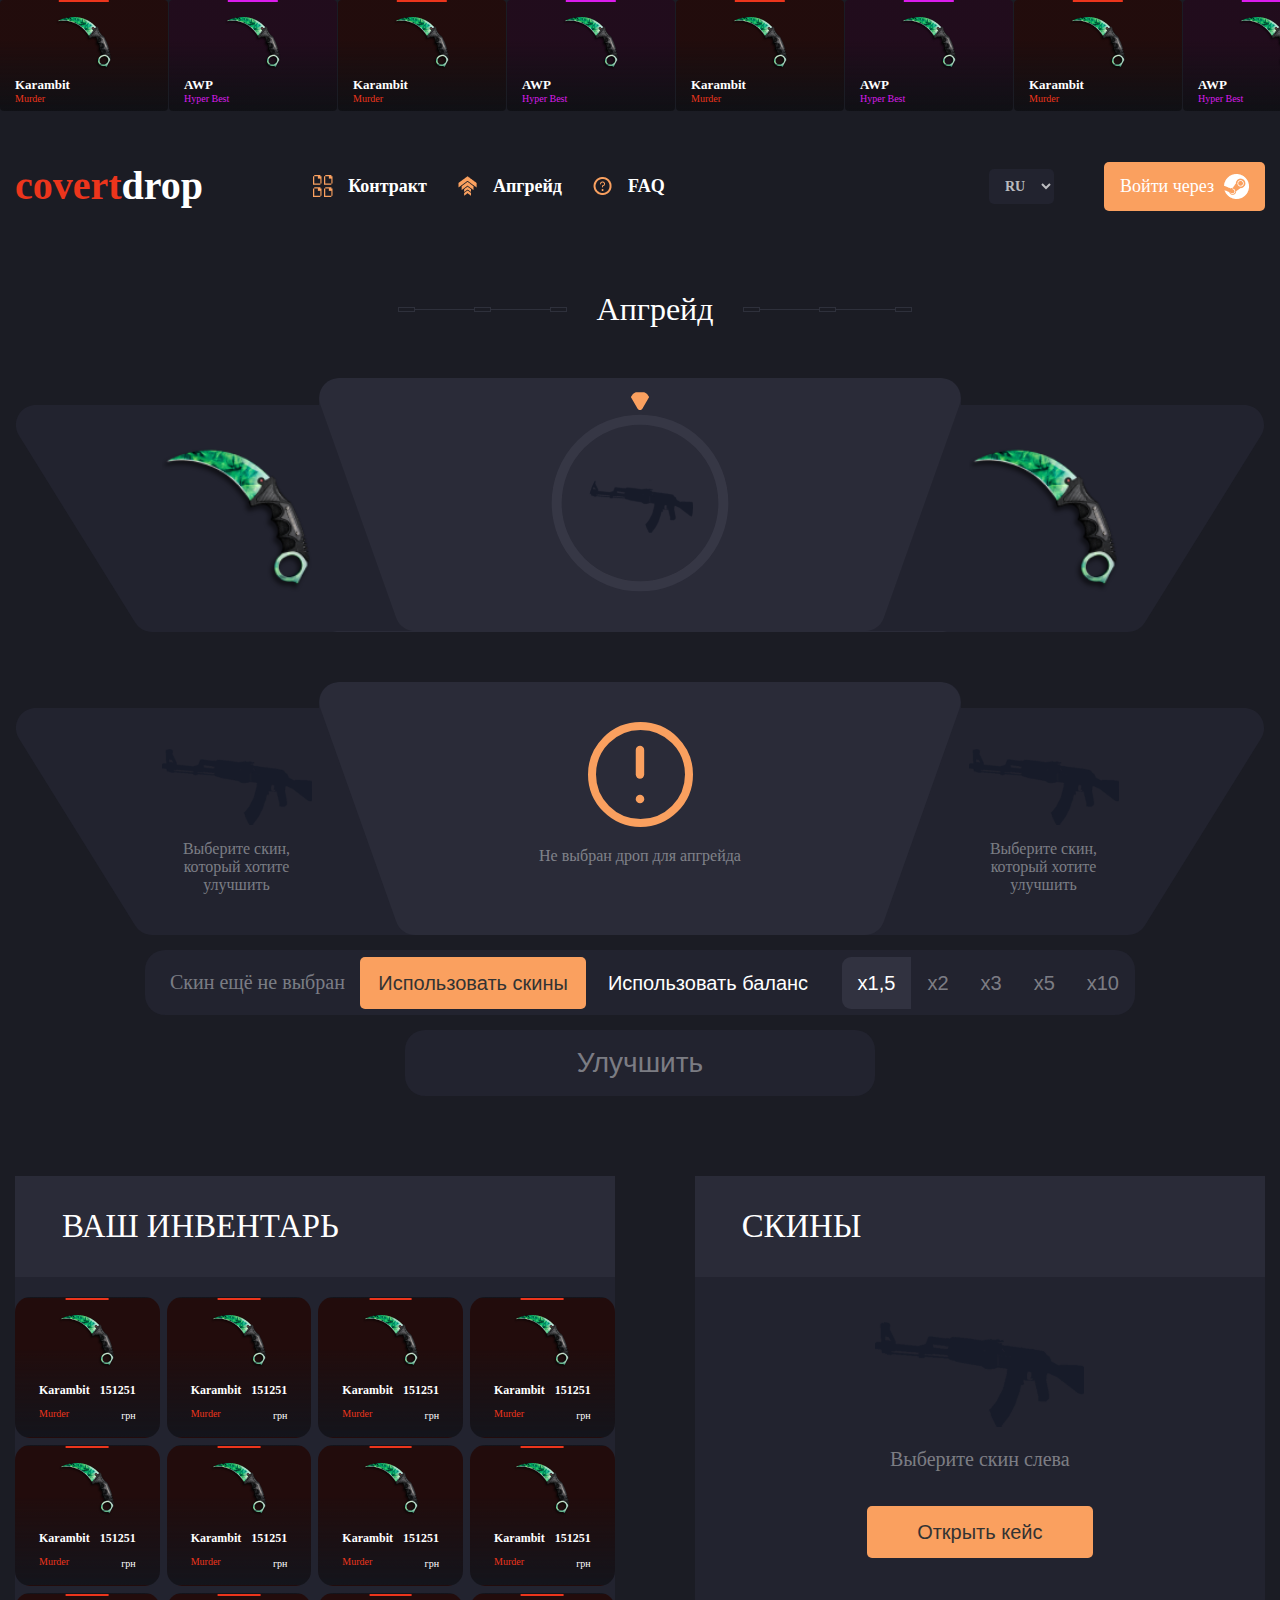
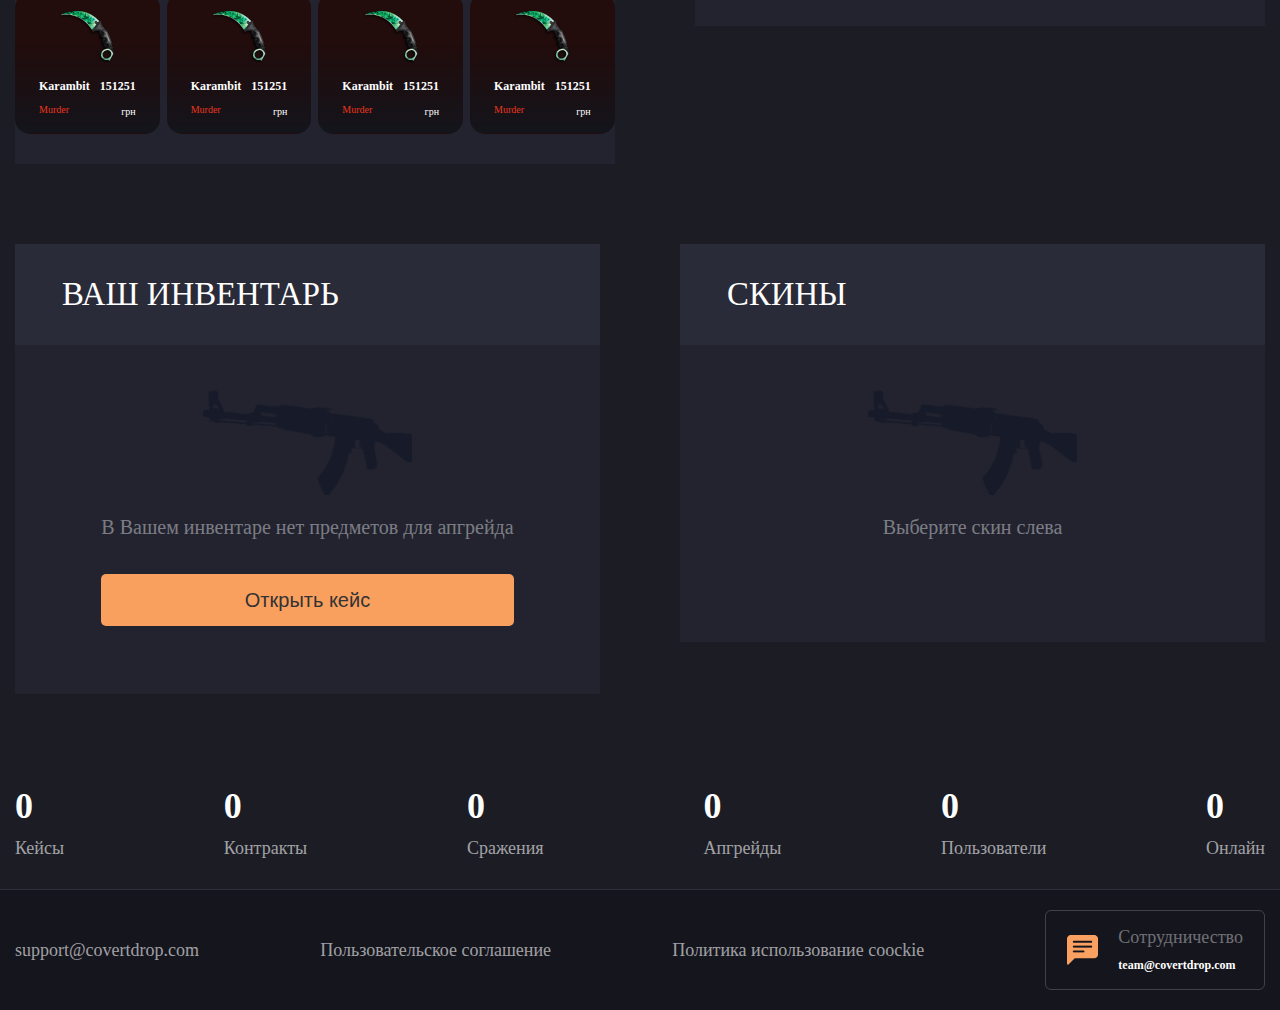
<file: upgrate.html>
<!DOCTYPE html>
<html lang="ru">

<!DOCTYPE html>
<html lang="ru">

<head>
	<meta charset="UTF-8">
	<meta http-equiv="X-UA-Compatible" content="IE=edge">
	<meta name="viewport" content="width=device-width, initial-scale=1.0">
	<link rel="stylesheet" href="css/style.min.css">
	<link rel="stylesheet"
		href="https://gistcdn.githack.com/mfd/09b70eb47474836f25a21660282ce0fd/raw/e06a670afcb2b861ed2ac4a1ef752d062ef6b46b/Gilroy.css">
	<link rel="preconnect" href="https://fonts.googleapis.com">
	<link rel="preconnect" href="https://fonts.gstatic.com" crossorigin>
	<link href="https://fonts.googleapis.com/css2?family=Montserrat:wght@800&family=Roboto:wght@400;500&display=swap"
		rel="stylesheet">
	<title>covertDrop</title>
</head>

<body>
	<div class="page">
		<header>
	<div class="swiper">
		<div class="stroke swiper-wrapper">
			<div class="block swiper-slide">
				<img src="img/images/kerambit.png" alt="covertdrop">
				<div class="texts">
					<p>Karambit</p>
					<span>Murder</span>
				</div>
			</div>
			<div class="block swiper-slide active">
				<img src="img/images/kerambit.png" alt="covertdrop">
				<div class="texts">
					<p>AWP</p>
					<span>Hyper Best</span>
				</div>
			</div>
			<div class="block swiper-slide">
				<img src="img/images/kerambit.png" alt="covertdrop">
				<div class="texts">
					<p>Karambit</p>
					<span>Murder</span>
				</div>
			</div>
			<div class="block swiper-slide active">
				<img src="img/images/kerambit.png" alt="covertdrop">
				<div class="texts">
					<p>AWP</p>
					<span>Hyper Best</span>
				</div>
			</div>
			<div class="block swiper-slide">
				<img src="img/images/kerambit.png" alt="covertdrop">
				<div class="texts">
					<p>Karambit</p>
					<span>Murder</span>
				</div>
			</div>
			<div class="block swiper-slide active">
				<img src="img/images/kerambit.png" alt="covertdrop">
				<div class="texts">
					<p>AWP</p>
					<span>Hyper Best</span>
				</div>
			</div>
			<div class="block swiper-slide">
				<img src="img/images/kerambit.png" alt="covertdrop">
				<div class="texts">
					<p>Karambit</p>
					<span>Murder</span>
				</div>
			</div>
			<div class="block swiper-slide active">
				<img src="img/images/kerambit.png" alt="covertdrop">
				<div class="texts">
					<p>AWP</p>
					<span>Hyper Best</span>
				</div>
			</div>
			<div class="block swiper-slide">
				<img src="img/images/kerambit.png" alt="covertdrop">
				<div class="texts">
					<p>Karambit</p>
					<span>Murder</span>
				</div>
			</div>
			<div class="block swiper-slide active">
				<img src="img/images/kerambit.png" alt="covertdrop">
				<div class="texts">
					<p>AWP</p>
					<span>Hyper Best</span>
				</div>
			</div>
			<div class="block swiper-slide">
				<img src="img/images/kerambit.png" alt="covertdrop">
				<div class="texts">
					<p>Karambit</p>
					<span>Murder</span>
				</div>
			</div>
			<div class="block swiper-slide active">
				<img src="img/images/kerambit.png" alt="covertdrop">
				<div class="texts">
					<p>AWP</p>
					<span>Hyper Best</span>
				</div>
			</div>
			<div class="block swiper-slide">
				<img src="img/images/kerambit.png" alt="covertdrop">
				<div class="texts">
					<p>Karambit</p>
					<span>Murder</span>
				</div>
			</div>
			<div class="block swiper-slide active">
				<img src="img/images/kerambit.png" alt="covertdrop">
				<div class="texts">
					<p>AWP</p>
					<span>Hyper Best</span>
				</div>
			</div>
		</div>
	</div>
	<div class="container">
		<div class="menu">
			<div class="left">
				<div class="logo-burger">
					<a href="index.html"><span>covert</span>drop</a>
					<div id="nav-icon1">
						<span></span>
						<span></span>
						<span></span>
					</div>
				</div>
				<nav>
					<a href="upgrate-circle.html"><img src="img/images/nav1.png" alt=""> Контракт</a>
					<a href="upgrate.html"><img src="img/images/nav2.png" alt=""> Апгрейд</a>
					<a href="faq.html"><img src="img/images/nav3.png" alt=""> FAQ</a>
				</nav>
			</div>
			<div class="right">
				<select name="lang" id="lang">
					<option value="ru">RU</option>
					<option value="en">EN</option>
					<option value="ua">UA</option>
				</select>
				<button onclick="window.location.href='profile.html'">Войти через<img src="img/images/steam.png"
						alt="steam"></button>
			</div>
		</div>
	</div>
</header>
		<main>
			<div class="container">
	<div class="upgrate__title">
		<div class="upgrate__title-separator">
			<img src="img/separator.svg" alt="separator">
		</div>
		<h1 class="title">Апгрейд</h1>
		<div class="upgrate__title-separator">
			<img src="img/separator.svg" alt="separator">
		</div>
	</div>

	<div class="upgrate__header">
		<div class="upgrate__item">
			<!-- <img src="img/width_rectangle.svg" alt="" class="upgrate__item-background"> -->
			<div class="upgrate__skin-left upgrate__skin-not">
				<img src="img/karambit.png" alt="">
			</div>
		</div>
		<div class="upgrate__item-center">
			<div class="upgrate__skin-center">
				<div class="upgrate__skin-center-svg">
					<img class="svg-poly" src="img/d-polygon.svg" alt="">
					<svg id="svg1" version="1.1" xmlns="http://www.w3.org/2000/svg"
						xmlns:xlink="http://www.w3.org/1999/xlink" width="250" height="250" viewBox="0 0 150 150">
						<defs>
							<mask id="mask">
								<rect width="100%" height="100%" fill="white" />
								<!-- Керується елементом  stroke-dashoffset="314.15" або у анімації begin="svg1.mouseover" end="svg1.mouseleave" -->
								<circle transform="rotate(-91 75 75)" cx="75" cy="75" r="50" fill="none" stroke="black"
									stroke-width="6" stroke-dashoffset="314.15" stroke-dasharray="314.15">
									<animate attributeName="stroke-dashoffset" begin="svg1.mouseover" end="svg1.mouseleave"
										dur="4s" values="314.15;0" fill="freeze" />
								</circle>
							</mask>
						</defs>
						<circle cx="75" cy="75" r="50" fill="none" stroke="#FAA05F" stroke-width="5" stroke-linecap="round" />
						<circle mask="url(#mask)" cx="75" cy="75" r="50" fill="none" stroke="#363745" stroke-width="6"
							stroke-linecap="round" />
					</svg>
					<img class="svg-icon" src="img/AK.svg" alt="">
				</div>
			</div>
		</div>
		<div class="upgrate__item">
			<div class="upgrate__skin-right upgrate__skin-not">
				<img src="img/karambit.png" alt="">
			</div>
		</div>
	</div>

	<div class="upgrate__header">
		<div class="upgrate__item">
			<!-- <img src="img/width_rectangle.svg" alt="" class="upgrate__item-background"> -->
			<div class="upgrate__skin-left upgrate__skin-not">
				<img src="img/AK.svg" alt="">
				<p>Выберите скин, который хотите улучшить</p>
			</div>
		</div>
		<div class="upgrate__item-center">
			<div class="upgrate__skin-center">
				<img src="img/center_info.svg" alt="">
				<p>Не выбран дроп для апгрейда</p>
			</div>
		</div>
		<div class="upgrate__item">
			<div class="upgrate__skin-right upgrate__skin-not">
				<img src="img/AK.svg" alt="">
				<p>Выберите скин, который хотите улучшить</p>
			</div>
		</div>
	</div>

	<div class="upgrate__menu">
		<div class="upgrate__menu-item">
			<div class="upgrate__menu-desc">
				<p>Скин ещё не выбран</p>
			</div>
		</div>
		<div class="upgrate__menu-item">
			<div class="upgrate__buttons">
				<button class="upgrate__select-button active">
					Использовать скины
				</button>
				<button class="upgrate__select-button">
					Использовать баланс
				</button>
			</div>
		</div>
		<div class="upgrate__menu-item">
			<div class="upgrate__group-buttons">
				<button class="group-button active">
					x1,5
				</button>
				<button class="group-button">
					x2
				</button>
				<button class="group-button">
					x3
				</button>
				<button class="group-button">
					x5
				</button>
				<button class="group-button">
					x10
				</button>
			</div>
		</div>
	</div>
	<div class="upgrate__button">
		<button class="upgrate__button-upgrate">
			Улучшить
		</button>
	</div>

	<div class="upgrate__invents">
		<div class="upgrate__invent">
			<div class="upgrate__invent-header">
				ВАШ ИНВЕНТАРЬ
			</div>
			<div class="upgrate__invent-body">
				<div class="upgrate__invent-items">
					<div class="item">
						<img src="img/images/kerambit.png" alt="item" />
						<div class="skins__desc texts">
							<div class="skins__text">
								<p>Karambit</p>
								<span>Murder</span>
							</div>
							<div class="skins__price">
								151251 <span>грн</span>
							</div>
						</div>
					</div>
					<div class="item">
						<img src="img/images/kerambit.png" alt="item" />
						<div class="skins__desc texts">
							<div class="skins__text">
								<p>Karambit</p>
								<span>Murder</span>
							</div>
							<div class="skins__price">
								151251 <span>грн</span>
							</div>
						</div>
					</div>
					<div class="item">
						<img src="img/images/kerambit.png" alt="item" />
						<div class="skins__desc texts">
							<div class="skins__text">
								<p>Karambit</p>
								<span>Murder</span>
							</div>
							<div class="skins__price">
								151251 <span>грн</span>
							</div>
						</div>
					</div>
					<div class="item">
						<img src="img/images/kerambit.png" alt="item" />
						<div class="skins__desc texts">
							<div class="skins__text">
								<p>Karambit</p>
								<span>Murder</span>
							</div>
							<div class="skins__price">
								151251 <span>грн</span>
							</div>
						</div>
					</div>
					<div class="item">
						<img src="img/images/kerambit.png" alt="item" />
						<div class="skins__desc texts">
							<div class="skins__text">
								<p>Karambit</p>
								<span>Murder</span>
							</div>
							<div class="skins__price">
								151251 <span>грн</span>
							</div>
						</div>
					</div>
					<div class="item">
						<img src="img/images/kerambit.png" alt="item" />
						<div class="skins__desc texts">
							<div class="skins__text">
								<p>Karambit</p>
								<span>Murder</span>
							</div>
							<div class="skins__price">
								151251 <span>грн</span>
							</div>
						</div>
					</div>
					<div class="item">
						<img src="img/images/kerambit.png" alt="item" />
						<div class="skins__desc texts">
							<div class="skins__text">
								<p>Karambit</p>
								<span>Murder</span>
							</div>
							<div class="skins__price">
								151251 <span>грн</span>
							</div>
						</div>
					</div>
					<div class="item">
						<img src="img/images/kerambit.png" alt="item" />
						<div class="skins__desc texts">
							<div class="skins__text">
								<p>Karambit</p>
								<span>Murder</span>
							</div>
							<div class="skins__price">
								151251 <span>грн</span>
							</div>
						</div>
					</div>
					<div class="item">
						<img src="img/images/kerambit.png" alt="item" />
						<div class="skins__desc texts">
							<div class="skins__text">
								<p>Karambit</p>
								<span>Murder</span>
							</div>
							<div class="skins__price">
								151251 <span>грн</span>
							</div>
						</div>
					</div>
					<div class="item">
						<img src="img/images/kerambit.png" alt="item" />
						<div class="skins__desc texts">
							<div class="skins__text">
								<p>Karambit</p>
								<span>Murder</span>
							</div>
							<div class="skins__price">
								151251 <span>грн</span>
							</div>
						</div>
					</div>
					<div class="item">
						<img src="img/images/kerambit.png" alt="item" />
						<div class="skins__desc texts">
							<div class="skins__text">
								<p>Karambit</p>
								<span>Murder</span>
							</div>
							<div class="skins__price">
								151251 <span>грн</span>
							</div>
						</div>
					</div>
					<div class="item">
						<img src="img/images/kerambit.png" alt="item" />
						<div class="skins__desc texts">
							<div class="skins__text">
								<p>Karambit</p>
								<span>Murder</span>
							</div>
							<div class="skins__price">
								151251 <span>грн</span>
							</div>
						</div>
					</div>
				</div>
			</div>
		</div>
		<div class="upgrate__invent">
			<div class="upgrate__invent-header">
				СКИНЫ
			</div>
			<div class="upgrate__invent-body">
				<img src="img/AK.svg" alt="">
				<p class="upgrate__invent-body-desc">Выберите скин слева</p>
				<button class="upgrate__invent-button">
					Открыть кейс
				</button>
			</div>
		</div>
	</div>

	<div class="upgrate__invents">
		<div class="upgrate__invent">
			<div class="upgrate__invent-header">
				ВАШ ИНВЕНТАРЬ
			</div>
			<div class="upgrate__invent-body">
				<img src="img/AK.svg" alt="">
				<p class="upgrate__invent-body-desc">В Вашем инвентаре нет предметов для апгрейда</p>
				<button class="upgrate__invent-button">
					Открыть кейс
				</button>
			</div>
		</div>
		<div class="upgrate__invent">
			<div class="upgrate__invent-header">
				СКИНЫ
			</div>
			<div class="upgrate__invent-body">
				<img src="img/AK.svg" alt="">
				<p class="upgrate__invent-body-desc">Выберите скин слева</p>
			</div>
		</div>
	</div>

</div>
		</main>
		<footer>
	<div class="container">
		<div class="footer__info">
			<div class="block">
				<span>0</span>
				<span>Кейсы</span>
			</div>
			<div class="block">
				<span>0</span>
				<span>Контракты</span>
			</div>
			<div class="block">
				<span>0</span>
				<span>Сражения</span>
			</div>
			<div class="block">
				<span>0</span>
				<span>Апгрейды</span>
			</div>
			<div class="block">
				<span>0</span>
				<span>Пользователи</span>
			</div>
			<div class="block">
				<span>0</span>
				<span>Онлайн</span>
			</div>
		</div>
	</div>
	<div class="down-footer">
		<div class="container">
			<div class="down-footer__info">
				<a href="mailto:support@covertdrop.com">support@covertdrop.com</a>
				<a href="#">Пользовательское соглашение</a>
				<a href="#">Политика использование coockie</a>
				<a href="mailto:team@covertdrop.com">
					<img src="img/images/team.png" alt="team">
					<div class="texts">
						<span>Сотрудничество</span>
						<span>team@covertdrop.com</span>
					</div>
				</a>
			</div>
		</div>
	</div>
</footer>
	</div>
	<script src="js/app.min.js"></script>
<!-- <script src="https://ajax.googleapis.com/ajax/libs/jquery/3.7.0/jquery.min.js"></script> -->
</body>

</html>
</file>
<file: css/style.min.css>
body {
  background: #1B1C24;
  margin: 0;
}

.container {
  max-width: 1600px;
  width: 100%;
  margin: 0 auto;
  padding: 0 15px;
}

*,
*:after,
*:before {
  box-sizing: border-box;
}

p {
  margin: 0;
  padding: 0;
}

h1,
h2,
h3,
h4,
h5,
h6 {
  margin: 0;
}

.page {
  overflow: hidden !important;
}

:root {
  --font-gilroy: "Gilroy";
  --font-mont: "Montserrat" ;
}

button,
select,
input {
  outline: none !important;
}

button,
input[type=submit],
input[type=button] {
  cursor: pointer !important;
}

.section-title {
  display: flex;
  align-items: center;
  justify-content: center;
  gap: 30px;
  font-family: "Gilroy";
  font-style: normal;
  font-weight: 500;
  font-size: 32px;
  line-height: 39px;
  color: #FFFFFF;
}

.section-title.ttl2 {
  font-weight: 700;
  margin-top: 80px;
}

/*
	! Media mixin
*/
/*
<div id="nav-icon1">
	<span></span>
	<span></span>
	<span></span>
</div>
<div id="nav-icon2">
	<span></span>
	<span></span>
	<span></span>
	<span></span>
	<span></span>
	<span></span>
</div>
<div id="nav-icon3">
	<span></span>
	<span></span>
	<span></span>
	<span></span>
</div>
<div id="nav-icon4">
	<span></span>
	<span></span>
	<span></span>
</div>

*/
* {
  margin: 0;
  padding: 0;
}

/* Icon 1 */
#nav-icon1,
#nav-icon2,
#nav-icon3,
#nav-icon4 {
  display: none;
  width: 50px;
  height: 25px;
  position: relative;
  -webkit-transform: rotate(0deg);
  -moz-transform: rotate(0deg);
  -o-transform: rotate(0deg);
  transform: rotate(0deg);
  -webkit-transition: 0.8s ease-in-out;
  -moz-transition: 0.8s ease-in-out;
  -o-transition: 0.8s ease-in-out;
  transition: 0.8s ease-in-out;
  cursor: pointer;
}

#nav-icon1 span,
#nav-icon3 span,
#nav-icon4 span {
  display: block;
  position: absolute;
  height: 5px;
  width: 100%;
  background: #FAA05F;
  border-radius: 5px;
  opacity: 1;
  left: 0;
  -webkit-transform: rotate(0deg);
  -moz-transform: rotate(0deg);
  -o-transform: rotate(0deg);
  transform: rotate(0deg);
  -webkit-transition: 0.3s ease-in-out;
  -moz-transition: 0.3s ease-in-out;
  -o-transition: 0.3s ease-in-out;
  transition: 0.3s ease-in-out;
}

#nav-icon1 span:nth-child(1) {
  top: 0px;
}

#nav-icon1 span:nth-child(2) {
  top: 14px;
}

#nav-icon1 span:nth-child(3) {
  top: 28px;
}

#nav-icon1.open span:nth-child(1) {
  top: 14px;
  -webkit-transform: rotate(135deg);
  -moz-transform: rotate(135deg);
  -o-transform: rotate(135deg);
  transform: rotate(135deg);
}

#nav-icon1.open span:nth-child(2) {
  opacity: 0;
  left: -60px;
}

#nav-icon1.open span:nth-child(3) {
  top: 14px;
  -webkit-transform: rotate(-135deg);
  -moz-transform: rotate(-135deg);
  -o-transform: rotate(-135deg);
  transform: rotate(-135deg);
}

/* Icon 2 */
#nav-icon2 span {
  display: block;
  position: absolute;
  height: 5px;
  width: 50%;
  background: #FAA05F;
  opacity: 1;
  -webkit-transform: rotate(0deg);
  -moz-transform: rotate(0deg);
  -o-transform: rotate(0deg);
  transform: rotate(0deg);
  -webkit-transition: 0.3s ease-in-out;
  -moz-transition: 0.3s ease-in-out;
  -o-transition: 0.3s ease-in-out;
  transition: 0.3s ease-in-out;
}

#nav-icon2 span:nth-child(even) {
  left: 50%;
  border-radius: 0 5px 5px 0;
}

#nav-icon2 span:nth-child(odd) {
  left: 0px;
  border-radius: 5px 0 0 5px;
}

#nav-icon2 span:nth-child(1),
#nav-icon2 span:nth-child(2) {
  top: 0px;
}

#nav-icon2 span:nth-child(3),
#nav-icon2 span:nth-child(4) {
  top: 14px;
}

#nav-icon2 span:nth-child(5),
#nav-icon2 span:nth-child(6) {
  top: 28px;
}

#nav-icon2.open span:nth-child(1),
#nav-icon2.open span:nth-child(6) {
  -webkit-transform: rotate(45deg);
  -moz-transform: rotate(45deg);
  -o-transform: rotate(45deg);
  transform: rotate(45deg);
}

#nav-icon2.open span:nth-child(2),
#nav-icon2.open span:nth-child(5) {
  -webkit-transform: rotate(-45deg);
  -moz-transform: rotate(-45deg);
  -o-transform: rotate(-45deg);
  transform: rotate(-45deg);
}

#nav-icon2.open span:nth-child(1) {
  left: 5px;
  top: 7px;
}

#nav-icon2.open span:nth-child(2) {
  left: calc(50% - 5px);
  top: 7px;
}

#nav-icon2.open span:nth-child(3) {
  left: -50%;
  opacity: 0;
}

#nav-icon2.open span:nth-child(4) {
  left: 100%;
  opacity: 0;
}

#nav-icon2.open span:nth-child(5) {
  left: 5px;
  top: 29px;
}

#nav-icon2.open span:nth-child(6) {
  left: calc(50% - 5px);
  top: 29px;
}

/* Icon 3 */
#nav-icon3 span:nth-child(1) {
  top: 0px;
}

#nav-icon3 span:nth-child(2),
#nav-icon3 span:nth-child(3) {
  top: 14px;
}

#nav-icon3 span:nth-child(4) {
  top: 28px;
}

#nav-icon3.open span:nth-child(1) {
  top: 14px;
  width: 0%;
  left: 50%;
}

#nav-icon3.open span:nth-child(2) {
  -webkit-transform: rotate(45deg);
  -moz-transform: rotate(45deg);
  -o-transform: rotate(45deg);
  transform: rotate(45deg);
}

#nav-icon3.open span:nth-child(3) {
  -webkit-transform: rotate(-45deg);
  -moz-transform: rotate(-45deg);
  -o-transform: rotate(-45deg);
  transform: rotate(-45deg);
}

#nav-icon3.open span:nth-child(4) {
  top: 14px;
  width: 0%;
  left: 50%;
}

/* Icon 4 */
#nav-icon4 span:nth-child(1) {
  top: 0px;
  -webkit-transform-origin: left center;
  -moz-transform-origin: left center;
  -o-transform-origin: left center;
  transform-origin: left center;
}

#nav-icon4 span:nth-child(2) {
  top: 14px;
  -webkit-transform-origin: left center;
  -moz-transform-origin: left center;
  -o-transform-origin: left center;
  transform-origin: left center;
}

#nav-icon4 span:nth-child(3) {
  top: 28px;
  -webkit-transform-origin: left center;
  -moz-transform-origin: left center;
  -o-transform-origin: left center;
  transform-origin: left center;
}

#nav-icon4.open span:nth-child(1) {
  -webkit-transform: rotate(45deg);
  -moz-transform: rotate(45deg);
  -o-transform: rotate(45deg);
  transform: rotate(45deg);
  top: -3px;
  left: 8px;
}

#nav-icon4.open span:nth-child(2) {
  width: 0%;
  opacity: 0;
}

#nav-icon4.open span:nth-child(3) {
  -webkit-transform: rotate(-45deg);
  -moz-transform: rotate(-45deg);
  -o-transform: rotate(-45deg);
  transform: rotate(-45deg);
  top: 39px;
  left: 8px;
}

section .cases {
  width: 100%;
}

section .cases .bg-case {
  display: flex;
  justify-content: center;
  width: 100%;
  background: #22232F;
  border-radius: 20px;
  -webkit-border-radius: 20px;
  -moz-border-radius: 20px;
  -ms-border-radius: 20px;
  -o-border-radius: 20px;
  height: 315px;
  margin: 20px 0 40px;
  position: relative;
}

section .cases .bg-case img {
  position: absolute;
  top: 37px;
}

section .cases .bg-case .info {
  position: absolute;
  bottom: -25px;
  display: grid;
  place-items: center;
  gap: 5px;
  padding: 23px 41px;
  background: rgba(250, 160, 95, 0.36);
  backdrop-filter: blur(3px);
  border-radius: 13px;
  -webkit-border-radius: 13px;
  -moz-border-radius: 13px;
  -ms-border-radius: 13px;
  -o-border-radius: 13px;
  -webkit-backdrop-filter: blur(3px);
}

section .cases .bg-case .info #reason {
  font-family: "Gilroy";
  font-style: normal;
  font-weight: 700;
  font-size: 24px;
  line-height: 30px;
  color: #FAA05F;
}

section .cases .bg-case .info #text-reason {
  font-family: "Gilroy";
  font-style: normal;
  font-weight: 500;
  font-size: 14px;
  line-height: 17px;
  color: rgba(255, 255, 255, 0.6);
}

section .cases button {
  padding: 13px 28px;
  background: #FAA05F;
  border-radius: 3px;
  display: flex;
  align-items: center;
  gap: 10px;
  border: none;
  font-family: "Gilroy";
  font-style: normal;
  font-weight: 500;
  font-size: 18px;
  line-height: 22px;
  color: #333333;
}

section .cases .opencase {
  display: grid;
  grid-template-columns: 1fr auto 1fr;
  justify-content: center;
  gap: 40px;
}

section .cases .opencase .quantity {
  display: flex;
  align-items: center;
  justify-content: flex-end;
}

section .cases .opencase .quantity .bg-quantity {
  width: 100%;
  max-width: 420px;
  background: #22222E;
  border-radius: 9px;
  -webkit-border-radius: 9px;
  -moz-border-radius: 9px;
  -ms-border-radius: 9px;
  -o-border-radius: 9px;
  position: relative;
  overflow: hidden;
  display: flex;
}

section .cases .opencase .quantity .bg-quantity .quan {
  width: 20%;
  height: 76px;
  display: grid;
  place-items: center;
  font-family: "Gilroy";
  font-style: normal;
  font-weight: 600;
  font-size: 20px;
  line-height: 25px;
  color: #FFFFFF;
  background: transparent;
  border: none;
  border-radius: 0;
  -webkit-border-radius: 0;
  -moz-border-radius: 0;
  -ms-border-radius: 0;
  -o-border-radius: 0;
}

section .cases .opencase .quantity .bg-quantity .quan.active {
  background: #313240;
}

section .cases .opencase .quantity .bg-quantity .quan:hover {
  background: #313240;
}

section .cases .opencase #opencase {
  height: 76px;
  padding: 0 33px;
  background: #FAA05F;
  border-radius: 5px;
  -webkit-border-radius: 5px;
  -moz-border-radius: 5px;
  -ms-border-radius: 5px;
  -o-border-radius: 5px;
  font-family: "Gilroy";
  font-style: normal;
  font-weight: 600;
  font-size: 24px;
  line-height: 29px;
  color: #333333;
}

section .cases .opencase #opencase #price {
  font-size: 24px;
  line-height: 29px;
}

section .cases .opencase #opencase span {
  font-size: 14px;
  line-height: 17px;
}

section .cases .opencase #quick {
  height: 76px;
  max-width: 133px;
  background: #22222E;
  border-radius: 5px;
  padding: 0 25px;
  border: none;
  font-family: "Gilroy";
  font-style: normal;
  font-weight: 600;
  font-size: 24px;
  line-height: 29px;
  color: #FFFFFF;
}

section .cases .opencase #quick.active {
  background: #313240;
}

section .carousel {
  position: relative;
  max-width: 1510px;
  height: 160px;
  overflow-x: clip;
  margin: 20px 0 10px;
}

section .carousel .center {
  position: absolute;
  display: block;
  content: "";
  left: 50%;
  top: 50%;
  transform: translate(-50%, -50%);
  z-index: 2;
  height: 80%;
  width: 2px;
  background: #FAA05F;
  border-radius: 6px;
  -webkit-border-radius: 6px;
  -moz-border-radius: 6px;
  -ms-border-radius: 6px;
  -o-border-radius: 6px;
  -webkit-transform: translate(-50%, -50%);
  -moz-transform: translate(-50%, -50%);
  -ms-transform: translate(-50%, -50%);
  -o-transform: translate(-50%, -50%);
}

section .carousel .d-polygon {
  position: absolute;
  display: block;
  content: "";
  z-index: 2;
  left: 50%;
  bottom: -10px;
  transform: translateX(-50%);
  -webkit-transform: translateX(-50%);
  -moz-transform: translateX(-50%);
  -ms-transform: translateX(-50%);
  -o-transform: translateX(-50%);
}

section .carousel .u-polygon {
  position: absolute;
  display: block;
  content: "";
  z-index: 2;
  left: 50%;
  top: -10px;
  transform: translateX(-50%);
  -webkit-transform: translateX(-50%);
  -moz-transform: translateX(-50%);
  -ms-transform: translateX(-50%);
  -o-transform: translateX(-50%);
}

section .carousel .scope {
  height: 100%;
  display: flex;
  align-items: center;
  gap: 2px;
  /* transition: 4s cubic-bezier(.31,.46,.28,1);
     -webkit-transition: 4s cubic-bezier(.31,.46,.28,1);
     -moz-transition: 4s cubic-bezier(.31,.46,.28,1);
     -ms-transition: 4s cubic-bezier(.31,.46,.28,1);
     -o-transition: 4s cubic-bezier(.31,.46,.28,1);
     left: -50%;
     transform: translate3d(0,0,0);
     -webkit-transform: translate3d(0,0,0);
     -moz-transform: translate3d(0,0,0);
     -ms-transform: translate3d(0,0,0);
     -o-transform: translate3d(0,0,0); */
}

section .carousel .scope.active {
  /* left: 0; */
}

section .carousel::after {
  position: absolute;
  content: "";
  display: block;
  width: 100%;
  height: 100%;
  z-index: 1;
  top: 0;
  left: 0;
  right: 0;
  bottom: 0;
  background: rgb(34, 35, 47);
  background: -moz-linear-gradient(90deg, rgba(34, 35, 47, 0.6980042017) 0%, rgba(9, 9, 121, 0) 50%, rgba(34, 35, 47, 0.7) 100%);
  background: -webkit-linear-gradient(90deg, rgba(34, 35, 47, 0.6980042017) 0%, rgba(9, 9, 121, 0) 50%, rgba(34, 35, 47, 0.7) 100%);
  background: linear-gradient(90deg, rgba(34, 35, 47, 0.6980042017) 0%, rgba(9, 9, 121, 0) 50%, rgba(34, 35, 47, 0.7) 100%);
  filter: progid:DXImageTransform.Microsoft.gradient(startColorstr="#22232f", endColorstr="#22232f", GradientType=1);
}

section .carousel .item {
  width: 166px;
  height: 100%;
  background: linear-gradient(0deg, rgba(0, 0, 0, 0.41), rgba(0, 0, 0, 0.41)), linear-gradient(180deg, #391515 30.73%, rgba(57, 21, 21, 0) 100%);
  border-radius: 6px;
  padding: 0 25px;
  display: grid;
  place-items: center;
  -webkit-border-radius: 6px;
  -moz-border-radius: 6px;
  -ms-border-radius: 6px;
  -o-border-radius: 6px;
  flex-shrink: 0;
}

section .carousel .item img {
  width: 100%;
}

section .content {
  margin-top: 30px;
  width: 100%;
  display: grid;
  align-items: flex-start;
  grid-template-columns: repeat(6, 1fr);
  justify-content: space-between;
  gap: 10px;
}

section .content .item {
  max-width: 260px;
  width: 100%;
  display: flex;
  flex-direction: column;
  justify-content: flex-end;
  align-items: center;
  gap: 10px;
  padding: 15px 23px 9px;
  position: relative;
  height: 172px;
  background: linear-gradient(0deg, rgba(0, 0, 0, 0.41), rgba(0, 0, 0, 0.41)), linear-gradient(180deg, #391515 36.46%, rgba(46, 20, 20, 0) 100%);
  border-radius: 15px;
  -webkit-border-radius: 15px;
  -moz-border-radius: 15px;
  -ms-border-radius: 15px;
  -o-border-radius: 15px;
}

section .content .item img {
  width: fit-content;
  max-height: 100px;
  height: 100%;
}

section .content .item::before {
  content: "";
  position: absolute;
  top: 0;
  left: 50%;
  transform: translateX(-50%);
  border: none;
  width: 30%;
  height: 2px;
  background: #ec351c;
  -webkit-transform: translateX(-50%);
  -moz-transform: translateX(-50%);
  -ms-transform: translateX(-50%);
  -o-transform: translateX(-50%);
}

section .content .item .texts {
  align-self: flex-start;
  height: min-content;
  display: grid;
}

section .content .item .texts p {
  font-family: "Gilroy";
  font-style: normal;
  font-weight: 600;
  font-size: 20.1441px;
  line-height: 25px;
  color: #FFFFFF;
}

section .content .item .texts span {
  font-family: "Gilroy";
  font-style: normal;
  font-weight: 500;
  font-size: 15.5px;
  line-height: 19px;
  color: #EC351C;
}

.accordion {
  width: 100%;
  display: flex;
  flex-direction: column;
  gap: 20px;
  margin-top: 50px;
}

.accordion .accordion-item {
  width: 100%;
}

.accordion .accordion-item .accordion-header {
  display: flex;
  align-items: center;
  gap: 70px;
  width: 100%;
  cursor: pointer;
  padding: 16px 20px;
  background: #22232F;
  border-radius: 18px;
  -webkit-border-radius: 18px;
  -moz-border-radius: 18px;
  -ms-border-radius: 18px;
  -o-border-radius: 18px;
  transition: border-radius 0.7s ease-in-out;
  -webkit-transition: border-radius 0.7s ease-in-out;
  -moz-transition: border-radius 0.7s ease-in-out;
  -ms-transition: border-radius 0.7s ease-in-out;
  -o-transition: border-radius 0.7s ease-in-out;
}

.accordion .accordion-item .accordion-header.active {
  border-radius: 18px 18px 0 0;
  -webkit-border-radius: 18px 18px 0 0;
  -moz-border-radius: 18px 18px 0 0;
  -ms-border-radius: 18px 18px 0 0;
  -o-border-radius: 18px 18px 0 0;
  transition: border-radius 0.1s ease-in-out;
  -webkit-transition: border-radius 0.1s ease-in-out;
  -moz-transition: border-radius 0.1s ease-in-out;
  -ms-transition: border-radius 0.1s ease-in-out;
  -o-transition: border-radius 0.1s ease-in-out;
}

.accordion .accordion-item .accordion-header .plus {
  width: 44px;
  height: 44px;
  border-radius: 50%;
  border: 2px solid #515160;
  position: relative;
  -webkit-border-radius: 50%;
  -moz-border-radius: 50%;
  -ms-border-radius: 50%;
  -o-border-radius: 50%;
}
@media (max-width: 1200px) {
  .accordion .accordion-item .accordion-header .plus {
    width: calc(70px + -26 * ((100vw - 320px) / 880));
  }
}
@media (max-width: 1200px) {
  .accordion .accordion-item .accordion-header .plus {
    height: calc(25px + 19 * ((100vw - 320px) / 880));
  }
}

.accordion .accordion-item .accordion-header.active .plus {
  border: 2px solid #FAA05F;
  color: #FAA05F;
}

.accordion .accordion-item .accordion-header .plus .line:first-child {
  width: 18px;
  height: 0px;
  border: 2px solid #CDCDCF;
  position: absolute;
  left: 50%;
  top: 50%;
  z-index: 2;
  transform: translate(-50%, -50%);
  -webkit-transform: translate(-50%, -50%);
  -moz-transform: translate(-50%, -50%);
  -ms-transform: translate(-50%, -50%);
  -o-transform: translate(-50%, -50%);
  transition: all 0.2s ease-in-out;
  -webkit-transition: all 0.2s ease-in-out;
  -moz-transition: all 0.2s ease-in-out;
  -ms-transition: all 0.2s ease-in-out;
  -o-transition: all 0.2s ease-in-out;
}

.accordion .accordion-item .accordion-header.active .plus .line:first-child {
  border: 2px solid #FAA05F;
}

.accordion .accordion-item .accordion-header .plus .line:last-child {
  width: 18px;
  height: 0px;
  border: 2px solid #CDCDCF;
  position: absolute;
  left: 50%;
  top: 50%;
  transform: translate(-50%, -50%) rotate(90deg);
  -webkit-transform: translate(-50%, -50%) rotate(90deg);
  -moz-transform: translate(-50%, -50%) rotate(90deg);
  -ms-transform: translate(-50%, -50%) rotate(90deg);
  -o-transform: translate(-50%, -50%) rotate(90deg);
  transition: all 0.2s ease-in-out;
  -webkit-transition: all 0.2s ease-in-out;
  -moz-transition: all 0.2s ease-in-out;
  -ms-transition: all 0.2s ease-in-out;
  -o-transition: all 0.2s ease-in-out;
}

.accordion .accordion-item .accordion-header.active .plus .line:last-child {
  transform: translate(-50%, -50%) rotate(0deg);
  -webkit-transform: translate(-50%, -50%) rotate(0deg);
  -moz-transform: translate(-50%, -50%) rotate(0deg);
  -ms-transform: translate(-50%, -50%) rotate(0deg);
  -o-transform: translate(-50%, -50%) rotate(0deg);
}

.accordion .accordion-item .accordion-header span {
  font-family: "Gilroy";
  font-style: normal;
  font-weight: 400;
  font-size: 24px;
  line-height: 29px;
  color: rgba(255, 255, 255, 0.5);
}

.accordion .accordion-item .accordion-header.active span {
  color: #FAA05F;
}

.accordion .accordion-item .accordion-content {
  display: none;
  width: 100%;
  cursor: pointer;
  padding: 0 20px 24px 134px;
  background: #22232F;
  border-radius: 0 0 18px 18px;
  -webkit-border-radius: 0 0 18px 18px;
  -moz-border-radius: 0 0 18px 18px;
  -ms-border-radius: 0 0 18px 18px;
  -o-border-radius: 0 0 18px 18px;
  font-family: "Gilroy";
  font-style: normal;
  font-weight: 500;
  font-size: 18px;
  line-height: 22px;
  color: rgba(255, 255, 255, 0.5);
}

header .stroke {
  width: 100%;
  height: 111px;
  display: flex;
  align-items: center;
  gap: 1px;
}

header .stroke .block {
  display: flex;
  flex-direction: column;
  align-items: center;
  justify-content: flex-end;
  gap: 7px;
  padding: 6px 15px;
  position: relative;
  min-width: 168px;
  width: 168px;
  height: 100%;
  background: linear-gradient(0deg, rgba(0, 0, 0, 0.41), rgba(0, 0, 0, 0.41)), linear-gradient(180deg, #391515 36.46%, rgba(46, 20, 20, 0) 100%);
  border-radius: 4px;
  -webkit-border-radius: 4px;
  -moz-border-radius: 4px;
  -ms-border-radius: 4px;
  -o-border-radius: 4px;
}

header .stroke .block.active {
  background: linear-gradient(0deg, rgba(0, 0, 0, 0.41), rgba(0, 0, 0, 0.41)), linear-gradient(180deg, #381530 36.46%, rgba(56, 21, 48, 0) 100%);
}

header .stroke .block::before {
  content: "";
  position: absolute;
  top: 0;
  left: 50%;
  transform: translateX(-50%);
  border: none;
  width: 30%;
  height: 2px;
  background: #ec351c;
  -webkit-transform: translateX(-50%);
  -moz-transform: translateX(-50%);
  -ms-transform: translateX(-50%);
  -o-transform: translateX(-50%);
}

header .stroke .block.active::before {
  background: #db1cec;
}

header .stroke .block .texts {
  align-self: flex-start;
  height: min-content;
  display: grid;
}

header .stroke .block .texts p {
  font-family: var(--font-gilroy);
  font-style: normal;
  font-weight: 600;
  font-size: 13px;
  line-height: 16px;
  color: #ffffff;
}

header .stroke .block .texts span {
  font-family: var(--font-gilroy);
  font-style: normal;
  font-weight: 500;
  font-size: 10px;
  line-height: 12px;
  color: #ec351c;
}

header .stroke .block.active .texts span {
  color: #db1cec;
}

header .menu {
  display: flex;
  align-items: center;
  padding: 50px 0;
  justify-content: space-between;
}

header .menu .left {
  display: flex;
  align-items: center;
  gap: 110px;
}

header .menu .left a {
  text-decoration: none;
  display: inherit;
  font-family: var(--font-gilroy);
  font-style: normal;
  font-weight: 700;
  font-size: 40px;
  line-height: 50px;
  color: #ffffff;
}

header .menu .left a > span {
  color: #ec351c;
}

header .menu .left nav {
  display: flex;
  align-items: center;
  gap: 30px;
}

header .menu .left nav a {
  text-decoration: none;
  display: flex;
  align-items: center;
  gap: 15px;
  font-family: "Gilroy";
  font-style: normal;
  font-weight: 600;
  font-size: 18px;
  line-height: 22px;
  color: #ffffff;
}

header .menu .right {
  display: flex;
  align-items: center;
  gap: 50px;
}

header .menu .right select {
  width: 65px;
  padding: 9px 12px;
  font-family: "Gilroy";
  font-style: normal;
  font-weight: 600;
  font-size: 14px;
  line-height: 17px;
  color: rgba(255, 255, 255, 0.7);
  background: #22232f;
  border-radius: 5px;
  border: none;
  cursor: pointer;
}

header .menu .right button {
  background: #faa05f;
  border-radius: 5px;
  border: none;
  padding: 12px 16px;
  display: flex;
  align-items: center;
  gap: 10px;
  font-family: "Gilroy";
  font-style: normal;
  font-weight: 500;
  font-size: 18px;
  line-height: 22px;
  color: #ffffff;
}

header .menu .right .user__block {
  display: flex;
  align-items: center;
  gap: 20px;
}

header .menu .right .user__block img {
  cursor: pointer;
}

header .menu .right .user__block .user {
  display: flex;
  align-items: center;
  gap: 15px;
}

header .menu .right .user__block .user .texts {
  display: flex;
  flex-direction: column;
  gap: 4px;
  align-items: flex-end;
}

header .menu .right .user__block .user .texts span:nth-child(1) {
  font-family: "Gilroy";
  font-style: normal;
  font-weight: 700;
  font-size: 18px;
  line-height: 22px;
  color: rgba(250, 160, 95, 0.7);
}

header .menu .right .user__block .user .texts span:nth-child(2) {
  font-family: "Gilroy";
  font-style: normal;
  font-weight: 600;
  font-size: 24px;
  line-height: 29px;
  color: #FFFFFF;
}

header .menu .right .user__block .user .texts span:nth-child(2) > span {
  font-size: 14px;
  line-height: 17px;
  color: #FFFFFF;
}

header .menu .right .user__block .user .avatar {
  width: 53px;
  height: 53px;
  background: #FFFFFF;
  border-radius: 50%;
  -webkit-border-radius: 50%;
  -moz-border-radius: 50%;
  -ms-border-radius: 50%;
  -o-border-radius: 50%;
}

/* footer */
footer .footer__info {
  display: flex;
  align-items: center;
  justify-content: space-between;
  padding: 60px 0 30px;
}

footer .footer__info .block {
  display: flex;
  flex-direction: column;
  gap: 10px;
  width: min-content;
}

footer .footer__info .block span:nth-child(1) {
  font-family: "Gilroy";
  font-style: normal;
  font-weight: 700;
  font-size: 36px;
  line-height: 44px;
  color: #ffffff;
}

footer .footer__info .block span:nth-child(2) {
  font-family: "Gilroy";
  font-style: normal;
  font-weight: 500;
  font-size: 18px;
  line-height: 21px;
  color: rgba(255, 255, 255, 0.6);
}

footer .down-footer {
  background: #15151d;
  width: 100%;
  border-top: 1px solid rgba(85, 90, 104, 0.4);
  padding: 20px 0;
}

footer .down-footer .down-footer__info {
  display: flex;
  align-items: center;
  justify-content: space-between;
}

footer .down-footer .down-footer__info a:not(:last-child) {
  text-decoration: none;
  font-family: "Gilroy";
  font-style: normal;
  font-weight: 500;
  font-size: 18px;
  line-height: 21px;
  color: rgba(255, 255, 255, 0.6);
}

footer .down-footer .down-footer__info a:last-child {
  text-decoration: none;
  padding: 16px 21px;
  display: flex;
  align-items: center;
  gap: 20px;
  background: transparent;
  border: 1px solid rgba(255, 255, 255, 0.19);
  border-radius: 6px;
  -webkit-border-radius: 6px;
  -moz-border-radius: 6px;
  -ms-border-radius: 6px;
  -o-border-radius: 6px;
}

footer .down-footer .down-footer__info a:last-child .texts {
  display: flex;
  flex-direction: column;
  gap: 10px;
}

footer .down-footer .down-footer__info a:last-child .texts span:nth-child(1) {
  font-family: "Gilroy";
  font-style: normal;
  font-weight: 500;
  font-size: 18px;
  line-height: 21px;
  color: rgba(255, 255, 255, 0.4);
}

footer .down-footer .down-footer__info a:last-child .texts span:nth-child(2) {
  font-family: "Gilroy";
  font-style: normal;
  font-weight: 600;
  font-size: 12px;
  line-height: 15px;
  color: #ffffff;
}

/* Section */
section.free-cases {
  padding: 0 0 20px;
}

section.free-cases .section__inner .title {
  padding: 0 0 20px;
  font-family: "Montserrat";
  font-style: normal;
  font-weight: 800;
  font-size: 40px;
  line-height: 49px;
  color: #ffffff;
}

section.free-cases .section__inner .cases {
  display: flex;
  align-items: flex-start;
  justify-content: center;
  gap: 65px;
}

section.free-cases .section__inner .cases .case .texts .info {
  font-size: 16px;
  line-height: 19px;
  padding: 11.5px 27px;
}

/*  */
section {
  padding: 0 0 50px;
}

section .section__inner {
  width: 100%;
  display: grid;
  place-items: center;
}

section .section__inner .title {
  padding: 0 0 20px;
  font-family: "Gilroy";
  font-style: normal;
  font-weight: 800;
  font-size: 40px;
  line-height: 49px;
  color: #ffffff;
}

section .section__inner .cases {
  width: 100%;
  display: grid;
  align-items: flex-start;
  grid-template-columns: repeat(5, 269px);
  justify-content: space-between;
  row-gap: 50px;
}

section .section__inner .cases .case {
  width: 269px;
  display: grid;
  place-items: center;
  position: relative;
  padding-bottom: 20px;
  cursor: pointer;
}

section .section__inner .cases .case:hover::after {
  content: "";
  position: absolute;
  bottom: 0;
  width: 100%;
  height: 2px;
  background: #faa060;
  border-radius: 3px;
}

section .section__inner .cases .case img {
  width: 100%;
}

section .section__inner .cases .case .texts {
  display: flex;
  flex-direction: column;
  align-items: center;
  margin: -50px 0 0 0;
  gap: 5px;
}

section .section__inner .cases .case .texts .name {
  font-family: "Gilroy";
  font-style: normal;
  font-weight: 500;
  font-size: 24px;
  line-height: 29px;
  color: #ffffff;
}

section .section__inner .cases .case:hover .texts .name {
  color: #faa060;
}

section .section__inner .cases .case .texts .info {
  font-family: "Roboto";
  font-style: normal;
  font-weight: 500;
  font-size: 12px;
  line-height: 15px;
  color: #333333;
  padding: 4px 21px;
  background: #ffac71;
  border-radius: 3px;
}

section .section__inner .cases .case .texts .info span {
  font-size: 22px;
  line-height: 25px;
}

/*** !Gloval settings ***/
body, input {
  font-family: "Gilroy";
}

main {
  padding: 30px 0;
}

/** End global settings**/
.logo-burger {
  display: flex;
  justify-content: space-between;
  align-items: center;
}

.profile__title {
  display: flex;
  align-items: center;
  justify-content: center;
}
.profile__title-separator {
  padding: 0 30px;
}

.title {
  font-size: 35px;
  color: #ffffff;
}
.title a {
  color: rgba(255, 255, 255, 0.4);
  font-size: 35px;
  text-decoration: none;
}
.title a:hover, .title a:active {
  color: #ffffff;
}
.title.active a {
  color: #ffffff;
}

.profile__info {
  margin-top: 35px;
  display: flex;
  width: 100%;
}
.profile__info-border {
  padding: 20px 24px;
  border: 1px solid #22232F;
}
.profile__info-border:first-child {
  margin-right: 40px;
  min-width: 33%;
}
.profile__info-border:last-child {
  margin-right: 40px;
  min-width: 64%;
}
.profile__user {
  display: flex;
  background-color: #22232F;
  padding: 40px 100px 40px 40px;
}
.profile__links {
  display: flex;
  background-color: #22232F;
  flex-direction: column;
}
.profile__skins {
  width: 100%;
}
.profile__referals {
  max-width: 1095px;
  width: 100%;
  margin: 0 auto 83px;
}

.user__image {
  margin-right: 25px;
}
.user__title {
  font-size: 24px;
  color: #fff;
  font-weight: 700;
  padding-bottom: 13px;
}
.user__balance {
  margin-bottom: 15px;
}
.user__balance p {
  font-size: 20px;
  color: rgba(250, 160, 95, 0.7);
}
.user__cost {
  display: flex;
  background-color: #FAA05F;
  padding: 8px 15px;
  border-radius: 3px;
  border: none;
  cursor: pointer;
}
.user__cost span {
  color: #333;
  line-height: 22px;
}
.user__cost img {
  margin-left: 15px;
  width: 20px;
  height: 20px;
}

.count {
  color: #ffffff;
  font-size: 20px;
}

.currency {
  color: #ffffff;
  font-size: 12px;
}

.links__header {
  display: flex;
  min-height: 68px;
  padding: 0 25px 0 25px;
  justify-content: space-between;
  background-color: #2A2B38;
}
.links__item {
  display: flex;
  align-items: center;
}
.links__item-icon {
  padding: 0 11px;
  font-size: 24px;
  font-weight: 500;
  width: 35px;
  height: 35px;
  color: #FAA05F;
  border: 2px solid #FAA05F;
  box-shadow: 0px 0px 16px 1px #FAA05F;
}
.links__item-textblock {
  display: flex;
  flex-direction: column;
  margin-left: 15px;
}
.links__item-title {
  color: #FAA05F;
  font-size: 18px;
  line-height: 22px;
  margin-bottom: 5px;
}
.links__item-text {
  font-size: 14px;
  line-height: 17px;
  color: rgba(255, 255, 255, 0.42);
}
.links__body {
  padding: 0 25px 20px;
}
.links__label {
  margin-top: 33px;
  color: rgba(250, 255, 255, 0.6);
}
.links__label a {
  text-decoration: none;
  text-transform: uppercase;
  color: #FAA05F;
  font-size: 14px;
  line-height: 17px;
}
.links__label-h {
  margin-top: 40px;
  color: #FAA05F;
  font-size: 24px;
  line-height: 30px;
  font-weight: 600;
}
.links__form {
  display: flex;
  justify-content: space-between;
  margin-top: 10px;
}
.links__input {
  padding: 18px 20px;
  width: 100%;
  margin-right: 48px;
  font-size: 16px;
  color: rgba(255, 255, 255, 0.4);
  background-color: #1F2028;
  border: 1px solid #2A2B38;
}
.links__input:placeholder {
  color: #2A2B38;
}
.links__button, .links__button-silver {
  padding: 16px 38px;
  font-size: 20px;
  color: #333;
  background-color: #FAA05F;
  border-radius: 5px;
  border: none;
}
.links__button-silver {
  color: #ffffff;
  padding: 16px 17px;
  margin-left: 10px;
  background-color: #2A2B38;
}

.skins__desc {
  grid-template-columns: 1fr 1fr;
  width: 100%;
  align-items: start;
}
.skins__price {
  text-align: right;
  color: #ffffff;
  font-size: 20px;
}
.skins__price span {
  font-size: 14px !important;
  color: #ffffff !important;
}

.profile__referals .links__body {
  padding: 0;
}

.steps__level {
  display: flex;
  width: 67px;
  height: 67px;
  font-weight: 600;
  font-size: 32px;
  line-height: 39px;
  color: #FAA05F;
  border-radius: 50%;
  border: 4px solid #FAA05F;
  justify-content: center;
  align-items: center;
}
.steps__item {
  position: relative;
  margin-left: 10px;
  width: 194px;
  height: 64px;
}
.steps__item svg {
  height: 100%;
  stroke: rgba(255, 255, 255, 0.4);
  stroke-width: 3px;
}
.steps__item svg #fill_transperent {
  fill-opacity: 0;
}
.steps__item p {
  position: absolute;
  right: 25px;
  bottom: 5px;
  font-size: 14px;
  font-weight: 500;
  color: #ffffff;
}
.steps__item.active svg {
  stroke: #FAA05F;
}
.steps__item.active svg #fill_transperent {
  fill-opacity: 0.15;
}

.referals__levels {
  display: flex;
  justify-content: space-between;
  font-weight: 500;
  font-size: 14px;
  line-height: 17px;
}
.referals__level-current {
  color: #FAA05F;
}
.referals__level-next {
  color: #ffffff;
}
.referals__steps {
  display: flex;
  margin-bottom: 19px;
  margin-top: 69px;
}
.referals__steps:first-child {
  margin-left: 0;
}

.promo__users {
  display: flex;
  max-width: 1095px;
  width: 100%;
  margin: 42px auto 0;
  border-radius: 9px;
  border: 3px solid #2A2B38;
}
.promo__users h2 {
  font-size: 28px;
  font-weight: 500;
  line-height: 34px;
  color: #ffffff;
  margin: 30px;
}
.promo__users p {
  font-size: 24px;
  font-weight: 500;
  line-height: 24px;
  color: #ffffff;
  margin: 0 0 15px 30px;
  color: rgba(250, 160, 95, 0.7);
}
.promo__users-list {
  border-right: 3px solid #2A2B38;
  width: 50%;
}
.promo__users-cost {
  width: 50%;
}

.balance__header {
  font-weight: 600;
  font-size: 48px;
  line-height: 59px;
}
.balance__system {
  width: 50%;
  border-right: 1px solid #2F3042;
}
.balance__sytem-country {
  display: flex;
  align-items: center;
  background-color: #23252F;
  border: 1px solid #2F3042;
  border-radius: 14px;
  margin-right: 82px;
  margin-bottom: 40px;
  padding: 23px 0 23px 25px;
}
.balance__system-card {
  display: grid;
  grid-template-columns: repeat(3, 1fr);
  gap: 10px;
  padding-right: 80px;
}
.balance__add {
  width: 50%;
  padding-left: 81px;
}
.balance__body {
  display: flex;
}
.balance__desc {
  color: rgba(250, 255, 255, 0.6);
  font-size: 16px;
  margin-top: 20px;
}

.sytem-country-title {
  color: rgba(250, 160, 95, 0.8);
  text-transform: uppercase;
  font-weight: 600;
}

.sytem-country-list {
  display: flex;
  align-items: center;
}
.sytem-country-list .sytem__list-img {
  margin: 0 15px;
}
.sytem-country-list .sytem__list-img img {
  width: 27px;
  height: 27px;
  border-radius: 50%;
}
.sytem-country-list select {
  width: 65px px;
  padding: 9px 12px;
  font-weight: 600;
  font-size: 14px;
  line-height: 17px;
  color: rgba(255, 255, 255, 0.7);
  background-color: #23252F;
  border-radius: 5px;
  border: none;
  cursor: pointer;
}

.sytem-card {
  position: relative;
  display: flex;
  align-items: center;
  justify-content: center;
  min-height: 142px;
  border-radius: 15px;
  background-color: #22232F;
  cursor: pointer;
}
.sytem-card.active {
  background: linear-gradient(69.82deg, rgba(100, 206, 130, 0.15) 20.63%, rgba(100, 206, 130, 0) 101.54%);
  border: 1px solid #64CE82;
  border-radius: 15px;
}
.sytem-card.active:before {
  width: 22px;
  height: 22px;
  content: url("../img/ok_card.svg");
  position: absolute;
  left: 15px;
  bottom: 12px;
  background-color: rgba(100, 206, 130, 0.15);
  border: 1px solid #64CE82;
  border-radius: 50%;
  display: flex;
  align-items: center;
  justify-content: center;
}
.sytem-card:hover {
  background: linear-gradient(69.82deg, rgba(100, 206, 130, 0.15) 20.63%, rgba(100, 206, 130, 0) 101.54%);
  border: 1px solid #64CE82;
  border-radius: 15px;
}

.add__select {
  display: flex;
  width: 100%;
  max-height: 85px;
  margin-right: 81px;
  padding: 17px 0 17px 37px;
  justify-content: space-between;
  align-items: center;
  justify-items: center;
  background-color: #22232F;
  border-radius: 14px;
}
.add__header {
  display: flex;
  flex-direction: column;
  font-size: 16px;
  text-transform: uppercase;
  color: rgba(250, 255, 255, 0.6);
}
.add__header span {
  color: #ffffff;
  font-weight: 700;
}
.add__body {
  display: flex;
  margin-right: 30px;
}
.add__body img {
  max-height: 100%;
}
.add__promo {
  display: flex;
  width: 100%;
  max-height: 85px;
  margin-right: 81px;
  margin-top: 20px;
  padding: 46px 0 47px 37px;
  justify-content: space-between;
  align-items: center;
  justify-items: center;
  background-color: #22232F;
  border-radius: 14px;
}
.add__promo input.promo {
  width: 100%;
  background-color: #1B1C24;
  border-radius: 7px;
  font-size: 16px;
  border: none;
  padding: 16px 0 17px 20px;
  color: rgba(250, 255, 255, 0.4);
}
.add__promo input.promo:placeholder {
  color: rgba(250, 255, 255, 0.4);
}
.add__promo button.promo__button {
  background-color: #64CE82;
  border: none;
  border-radius: 7px;
  padding: 16px 15px;
  color: #333;
  font-weight: 500;
  font-size: 16px;
  margin-left: 10px;
  margin-right: 85px;
}
.add__summ {
  display: flex;
  width: 100%;
  margin-right: 81px;
  margin-top: 20px;
  padding: 20px 0 41px 37px;
  justify-content: space-between;
  justify-items: center;
  background-color: #22232F;
  border-radius: 14px;
  flex-direction: column;
}
.add__minmax {
  display: flex;
  font-weight: 600;
  color: rgba(250, 255, 255, 0.5);
  margin-bottom: 18px;
}
.add__minmax span {
  color: #ffffff;
  font-size: 16px;
}
.add__min {
  font-size: 10px;
  margin-right: 38px;
  color: #ffffff;
}
.add__max {
  font-size: 10px;
  margin-right: 38px;
  color: #ffffff;
}
.add__input {
  padding-right: 205px;
}
.add__tosum {
  margin-top: 18px;
  color: #ffffff;
  font-size: 10px;
}
.add__tosum span {
  font-size: 16px;
  font-weight: 600;
}
.add__button {
  background-color: #FAA05F;
  padding: 25px 0;
  font-weight: 700;
  font-size: 20px;
  color: #333;
  text-transform: uppercase;
  border: none;
  border-radius: 14px;
  margin-top: 20px;
  width: 100%;
}

span.minmax-text {
  font-size: 16px;
  color: rgba(250, 255, 255, 0.5);
}

input.summ {
  display: flex;
  width: 100%;
  background-color: #1B1C24;
  color: #ffffff;
  border: none;
  border-radius: 7px;
  padding: 16px 20px 17px;
  margin-right: 177px;
}

span.tosum-text {
  color: #FAA05F;
  font-weight: 600;
  font-size: 16px;
  line-height: 20px;
}

.upgrate__title {
  display: flex;
  width: 100%;
  align-items: center;
  justify-content: center;
}
.upgrate__title h1 {
  font-size: 32px;
  font-weight: 500;
}
.upgrate__title-separator {
  padding-left: 30px;
}
.upgrate__title-separator:first-child {
  padding-right: 30px;
}
.upgrate__header {
  position: relative;
  display: flex;
  justify-content: space-between;
  align-items: flex-end;
  max-width: 100%;
  margin: 0 auto;
  margin-top: 50px;
}
.upgrate__header:before {
  background-image: url("../img/left_upg_b.svg");
}
.upgrate__header:after {
  background-image: url("../img/right_upg_b.svg");
}
.upgrate__header:before, .upgrate__header:after {
  content: "";
  display: block;
  min-width: 139px;
  min-height: 227px;
}
.upgrate__item {
  min-height: 227px;
  width: 75%;
  height: 227px;
  background-color: #22232F;
}
.upgrate__skin-not {
  position: relative;
  height: 100%;
  width: 100%;
  display: flex;
  align-items: center;
  justify-content: center;
  flex-direction: column;
}
.upgrate__skin-not img {
  width: 150px;
}
.upgrate__skin-not p {
  text-align: center;
  margin-top: 15px;
  color: rgba(250, 255, 255, 0.42);
}
.upgrate__item-center {
  width: 100%;
  display: flex;
  position: relative;
  min-height: 253px;
}
.upgrate__item-center img {
  border: 8px solid #FAA05F;
  border-radius: 50%;
  display: flex;
  width: 105px;
  height: 105px;
  padding: 15px;
  margin-top: 40px;
  align-items: center;
  justify-items: center;
}
.upgrate__item-center p {
  margin-top: 20px;
}
.upgrate__item-center:before {
  background-image: url("../img/center_left_upg_b.svg");
  border-radius: 20px 0 0 0;
}
.upgrate__item-center:after {
  background-image: url("../img/center_right_upg_b.svg");
  border-radius: 0 20px 0 0;
}
.upgrate__item-center:before, .upgrate__item-center:after {
  content: "";
  display: block;
  min-width: 96px;
  min-height: 253px;
  background-color: #22232F;
}
.upgrate__skin-center-svg {
  position: relative;
}
.upgrate__skin-center-svg img.svg-icon {
  position: absolute;
  top: 30%;
  left: 0;
  right: 0;
  bottom: 0;
  margin: 0 auto;
  border: none;
  margin-top: 0;
  padding: 0;
  border-radius: none;
  display: flex;
  width: 105px;
  height: 105px;
  align-items: center;
  justify-items: center;
}
.upgrate__skin-center-svg img.svg-poly {
  position: absolute;
  top: 13px;
  left: 0;
  right: 0;
  bottom: 0;
  margin: 0 auto;
  border: none;
  margin-top: 0;
  padding: 0;
  border-radius: none;
  display: flex;
  width: 20px;
  height: 20px;
  transform: rotate(180deg);
  align-items: center;
  justify-items: center;
}
.upgrate__skin-center {
  display: flex;
  background-color: #2A2B38;
  flex-direction: column;
  align-items: center;
  width: 450px;
  max-width: 450px;
}
.upgrate__skin-center p {
  color: rgba(250, 255, 255, 0.42);
}

.upgrate__menu {
  display: flex;
  background-color: #22232F;
  border-radius: 20px;
  justify-content: space-between;
  align-items: center;
  margin: 15px 130px;
}
.upgrate__menu-desc {
  padding: 21px 0 21px 25px;
  font-size: 20px;
  color: rgba(250, 255, 255, 0.42);
}
.upgrate__button {
  width: 100%;
  display: flex;
  align-items: center;
}
.upgrate__select-button, .upgrate__invent-button {
  border-radius: 5px;
  font-size: 20px;
  line-height: 24px;
  padding: 14px 18px;
  border: none;
  background-color: transparent;
  color: #ffffff;
}
.upgrate__select-button:hover, .upgrate__invent-button:hover, .upgrate__select-button:active, .upgrate__invent-button:active, .upgrate__select-button.active, .active.upgrate__invent-button {
  background: #FAA05F;
  color: #333333;
}
.upgrate__group-buttons {
  display: flex;
}

.group-button {
  font-size: 20px;
  line-height: 24px;
  padding: 14px 16px;
  border: none;
  background-color: transparent;
  color: rgba(255, 255, 255, 0.42);
}
.group-button:first-child {
  border-radius: 9px 0px 0px 9px;
}
.group-button:last-child {
  border-radius: 0px 9px 9px 0px;
}
.group-button:hover, .group-button:active, .group-button.active {
  background: #313240;
  color: #ffffff;
}

button.upgrate__button-upgrate {
  padding: 16px 172px;
  font-size: 28px;
  font-weight: 400;
  line-height: 34px;
  color: rgba(255, 255, 255, 0.42);
  background-color: #22232F;
  border-radius: 20px;
  border: none;
  margin: 0 auto;
}

.upgrate__invents {
  display: flex;
  justify-content: space-between;
  margin-top: 80px;
}
.upgrate__invent {
  max-width: 50%;
  width: 50%;
}
.upgrate__invent:first-child {
  margin-right: 80px;
}
.upgrate__invent-header {
  background-color: #2A2B38;
  padding: 32px 0 32px 47px;
  font-weight: 500;
  text-transform: uppercase;
  color: #ffffff;
}
@media (max-width: 767px) {
  .upgrate__invent-header {
    font-size: calc(26px + 10.2 * ((100vw - 320px) / 1920));
  }
}
@media (min-width: 767px) {
  .upgrate__invent-header {
    font-size: calc(26px + 10.2 * (100vw / 1920));
  }
}
.upgrate__invent-items {
  display: grid;
  grid-template-columns: 1fr 1fr 1fr 1fr;
  gap: 7px;
  margin-top: 20px;
  margin-bottom: -38px;
}
.upgrate__invent-body {
  display: grid;
  justify-content: center;
  background-color: #22232F;
  padding-bottom: 68px;
}
.upgrate__invent-body img {
  margin: 45px auto 0;
}
.upgrate__invent-body p.upgrate__invent-body-desc {
  font-weight: 400;
  font-size: 20px;
  line-height: 24px;
  text-align: center;
  color: rgba(255, 255, 255, 0.42);
  margin: 20px 0 35px 0;
}
.upgrate__invent-body > .upgrate__invent-items .item {
  max-width: 260px;
  width: 100%;
  display: flex;
  flex-direction: column;
  justify-content: flex-end;
  align-items: center;
  gap: 10px;
  padding: 15px 23px 9px;
  position: relative;
  background: linear-gradient(0deg, rgba(0, 0, 0, 0.41), rgba(0, 0, 0, 0.41)), linear-gradient(180deg, #391515 36.46%, rgba(46, 20, 20, 0) 100%);
  border-radius: 15px;
  border: 1px solid transparent;
  cursor: pointer;
}
.upgrate__invent-body > .upgrate__invent-items .item:hover, .upgrate__invent-body > .upgrate__invent-items .item:active, .upgrate__invent-body > .upgrate__invent-items .item.active {
  border: 1px solid #BD3B3B;
}
.upgrate__invent-body > .upgrate__invent-items .item:before {
  content: "";
  position: absolute;
  top: 0;
  left: 50%;
  transform: translateX(-50%);
  border: none;
  width: 30%;
  height: 2px;
  background: #ec351c;
  -webkit-transform: translateX(-50%);
}
.upgrate__invent-body > .upgrate__invent-items .item img {
  margin-top: 0;
}
.upgrate__invent-body > .upgrate__invent-items .item .texts {
  align-self: flex-start;
  height: min-content;
  display: grid;
}
.upgrate__invent-body > .upgrate__invent-items .item .skins__desc {
  grid-template-columns: 1fr 1fr;
  width: 100%;
  align-items: start;
  gap: 10px;
}
.upgrate__invent-body > .upgrate__invent-items .item .skins__text {
  font-weight: 800;
}
.upgrate__invent-body > .upgrate__invent-items .item .skins__text p {
  font-weight: 600;
  font-size: 12px;
  line-height: 25px;
  color: #FFFFFF;
}
.upgrate__invent-body > .upgrate__invent-items .item .skins__text span {
  font-style: normal;
  font-weight: 500;
  font-size: 10px;
  line-height: 19px;
  color: #EC351C;
}
.upgrate__invent-body > .upgrate__invent-items .item .skins__price {
  text-align: right;
  color: #ffffff;
  font-size: 12px;
  font-weight: 600;
  line-height: 25px;
}
.upgrate__invent-body > .upgrate__invent-items .item .skins__price span {
  font-size: 10px !important;
  color: #ffffff !important;
  font-weight: 400;
}
.upgrate__invent-button {
  padding: 14px 50px;
  background: #FAA05F;
  color: #333333;
}

.upgrate__circle {
  width: 642px;
  height: 642px;
  border-radius: 50%;
  border: 3px solid rgba(250, 255, 255, 0.08);
  margin: 40px auto 0;
  padding: 40px;
}
@media (max-width: 1200px) {
  .upgrate__circle {
    width: calc(300px + 342 * ((100vw - 320px) / 880));
  }
}
@media (max-width: 1200px) {
  .upgrate__circle {
    height: calc(300px + 342 * ((100vw - 320px) / 880));
  }
}
.upgrate__first {
  width: 100%;
  height: 100%;
  border-radius: 50%;
  border: 37px solid #1D1E27;
}
.upgrate__second {
  position: relative;
  width: 100%;
  height: 100%;
  border-radius: 50%;
  border-width: 125px;
  border-style: solid;
  border-color: #22232F;
}
@media (max-width: 1200px) {
  .upgrate__second {
    border-width: calc(50px + 75 * ((100vw - 320px) / 880));
  }
}
.upgrate__item-circle {
  display: flex;
  align-items: center;
  justify-content: center;
  flex-direction: column;
  font-size: 30px;
  font-weight: 500;
  color: #FAA05F;
  position: absolute;
  width: 67px;
  height: 67px;
  width: 67px;
  height: 67px;
  border-radius: 50%;
  background-color: rgba(29, 30, 39, 0.76);
  z-index: 2;
}
@media (max-width: 1200px) {
  .upgrate__item-circle {
    width: calc(30px + 37 * ((100vw - 320px) / 880));
  }
}
@media (max-width: 1200px) {
  .upgrate__item-circle {
    height: calc(30px + 37 * ((100vw - 320px) / 880));
  }
}
.upgrate__item-circle-scin {
  display: flex;
  flex-direction: column;
  align-items: center;
  justify-content: center;
  position: relative;
  width: 100%;
  height: 100%;
}
.upgrate__item-circle-scin img {
  max-width: 36px;
}
.upgrate__item-circle-scin span {
  color: #333;
  font-weight: 500;
  font-size: 11px;
  background-color: #FAA05F;
  border-radius: 4px;
  padding: 4px 8px;
  position: absolute;
  bottom: -10px;
  left: 0px;
  margin: 0 auto;
}
@media (max-width: 1200px) {
  .upgrate__item-circle-scin span {
    bottom: calc(-20px + 10 * ((100vw - 320px) / 880));
  }
}
@media (max-width: 1200px) {
  .upgrate__item-circle-scin span {
    left: calc(-10px + 10 * ((100vw - 320px) / 880));
  }
}
.upgrate__item-circle#c1 {
  top: -100px;
  left: 80px;
}
@media (max-width: 1200px) {
  .upgrate__item-circle#c1 {
    top: calc(-120px + 20 * ((100vw - 320px) / 880));
  }
}
@media (max-width: 1200px) {
  .upgrate__item-circle#c1 {
    left: calc(10px + 70 * ((100vw - 320px) / 880));
  }
}
.upgrate__item-circle#c2 {
  top: -60px;
  right: -35px;
}
@media (max-width: 1200px) {
  .upgrate__item-circle#c2 {
    top: calc(-100px + 40 * ((100vw - 320px) / 880));
  }
}
@media (max-width: 1200px) {
  .upgrate__item-circle#c2 {
    right: calc(-60px + 25 * ((100vw - 320px) / 880));
  }
}
.upgrate__item-circle#c3 {
  top: 30px;
  right: -90px;
}
@media (max-width: 1200px) {
  .upgrate__item-circle#c3 {
    top: calc(-30px + 60 * ((100vw - 320px) / 880));
  }
}
@media (max-width: 1200px) {
  .upgrate__item-circle#c3 {
    right: calc(-120px + 30 * ((100vw - 320px) / 880));
  }
}
.upgrate__item-circle#c4 {
  bottom: 30px;
  right: -90px;
}
@media (max-width: 1200px) {
  .upgrate__item-circle#c4 {
    bottom: calc(-40px + 70 * ((100vw - 320px) / 880));
  }
}
@media (max-width: 1200px) {
  .upgrate__item-circle#c4 {
    right: calc(-120px + 30 * ((100vw - 320px) / 880));
  }
}
.upgrate__item-circle#c5 {
  bottom: -60px;
  right: -35px;
}
@media (max-width: 1200px) {
  .upgrate__item-circle#c5 {
    bottom: calc(-100px + 40 * ((100vw - 320px) / 880));
  }
}
@media (max-width: 1200px) {
  .upgrate__item-circle#c5 {
    right: calc(-60px + 25 * ((100vw - 320px) / 880));
  }
}
.upgrate__item-circle#c6 {
  bottom: -100px;
  left: 80px;
}
@media (max-width: 1200px) {
  .upgrate__item-circle#c6 {
    bottom: calc(-120px + 20 * ((100vw - 320px) / 880));
  }
}
@media (max-width: 1200px) {
  .upgrate__item-circle#c6 {
    left: calc(10px + 70 * ((100vw - 320px) / 880));
  }
}
.upgrate__item-circle#c7 {
  bottom: -60px;
  left: -35px;
}
@media (max-width: 1200px) {
  .upgrate__item-circle#c7 {
    bottom: calc(-100px + 40 * ((100vw - 320px) / 880));
  }
}
@media (max-width: 1200px) {
  .upgrate__item-circle#c7 {
    left: calc(-60px + 25 * ((100vw - 320px) / 880));
  }
}
.upgrate__item-circle#c8 {
  bottom: 30px;
  left: -90px;
}
@media (max-width: 1200px) {
  .upgrate__item-circle#c8 {
    bottom: calc(-40px + 70 * ((100vw - 320px) / 880));
  }
}
@media (max-width: 1200px) {
  .upgrate__item-circle#c8 {
    left: calc(-120px + 30 * ((100vw - 320px) / 880));
  }
}
.upgrate__item-circle#c9 {
  top: 30px;
  left: -90px;
}
@media (max-width: 1200px) {
  .upgrate__item-circle#c9 {
    top: calc(-30px + 60 * ((100vw - 320px) / 880));
  }
}
@media (max-width: 1200px) {
  .upgrate__item-circle#c9 {
    left: calc(-120px + 30 * ((100vw - 320px) / 880));
  }
}
.upgrate__item-circle#c10 {
  top: -60px;
  left: -35px;
}
@media (max-width: 1200px) {
  .upgrate__item-circle#c10 {
    top: calc(-100px + 40 * ((100vw - 320px) / 880));
  }
}
@media (max-width: 1200px) {
  .upgrate__item-circle#c10 {
    left: calc(-60px + 25 * ((100vw - 320px) / 880));
  }
}
.upgrate__third {
  background-color: #22232F;
  width: 100%;
  height: 100%;
  border-radius: 50%;
  padding: 62px;
  padding: 62px;
}
@media (max-width: 1200px) {
  .upgrate__third {
    padding: calc(0px + 62 * ((100vw - 320px) / 880));
  }
}
.upgrate__fourth {
  background-color: #2A2B38;
  width: 100%;
  height: 100%;
  border-radius: 50%;
  display: flex;
  flex-direction: column;
  padding: 15px;
  align-items: center;
  justify-content: space-evenly;
  justify-items: center;
}
.upgrate__second-line {
  position: absolute;
  top: -64px;
  left: -64px;
  width: 364px;
  height: 364px;
  border-radius: 50%;
  border: 3px solid rgba(255, 255, 255, 0.08);
}
@media (max-width: 1200px) {
  .upgrate__second-line {
    top: calc(-90px + 26 * ((100vw - 320px) / 880));
  }
}
@media (max-width: 1200px) {
  .upgrate__second-line {
    left: calc(-90px + 26 * ((100vw - 320px) / 880));
  }
}
@media (max-width: 1200px) {
  .upgrate__second-line {
    width: calc(220px + 144 * ((100vw - 320px) / 880));
  }
}
@media (max-width: 1200px) {
  .upgrate__second-line {
    height: calc(220px + 144 * ((100vw - 320px) / 880));
  }
}
.upgrate__block-title {
  font-weight: 600;
  line-height: 25px;
  color: #ffffff;
  padding-top: 10px;
}
@media (max-width: 767px) {
  .upgrate__block-title {
    font-size: calc(16px + 6.8 * ((100vw - 320px) / 1920));
  }
}
@media (min-width: 767px) {
  .upgrate__block-title {
    font-size: calc(16px + 6.8 * (100vw / 1920));
  }
}
.upgrate__block-scin-not {
  font-size: 16px;
  line-height: 20px;
  display: flex;
  align-items: center;
  padding: 11px 18px;
  background-color: #22232F;
  border-radius: 8px;
  color: rgba(250, 255, 255, 0.6);
}
.upgrate__block-scin button {
  background-color: #FAA05F;
  border-radius: 8px;
  padding: 12px 42px;
  border: none;
  font-size: 16px;
  color: #333;
  font-weight: 400;
}
.upgrate__block-desc-not {
  font-size: 14px;
  line-height: 17px;
  display: flex;
  align-items: center;
  text-align: center;
  color: rgba(250, 255, 255, 0.2);
}
.upgrate__block-desc {
  display: flex;
  flex-direction: column;
  font-size: 12px;
  line-height: 17px;
  align-items: center;
  text-align: center;
  color: rgba(250, 255, 255, 0.2);
}
.upgrate__block-desc span {
  font-weight: 400;
  font-size: 12px;
  line-height: 14px;
  color: #FAA05F;
}

.upgrate__title-footer {
  font-weight: 700;
  font-size: 32px;
  color: #ffffff;
  margin-top: 90px;
  display: flex;
  align-items: center;
  justify-content: center;
}
.upgrate__title-separator {
  display: flex;
  align-items: center;
  justify-content: center;
}
.upgrate__noscin {
  display: flex;
  flex-direction: column;
  margin-top: 20px;
  margin-bottom: 20px;
  align-items: center;
}
.upgrate__noscin-title {
  font-weight: 400;
  font-size: 24px;
  text-align: center;
  color: #EC351C;
}
.upgrate__opencase {
  background-color: #FAA05F;
  border-radius: 5px;
  padding: 13.5px 50px;
  border: none;
  font-size: 20px;
  margin-top: 20px;
  color: #333;
  font-weight: 400;
}

@media (max-width: 1400px) {
  .container {
    max-width: 1400px;
  }
}
@media (max-width: 1200px) {
  .container {
    max-width: 1200px;
  }
}
@media (max-width: 992px) {
  .container {
    max-width: 992px;
  }
}
@media (max-width: 767px) {
  .container {
    max-width: 767px;
  }
}
@media (max-width: 576px) {
  .container {
    max-width: 576px;
  }
}
@media (max-width: 992px) {
  #nav-icon1 {
    display: block;
  }
  header .menu {
    flex-direction: column;
    gap: 20px;
    align-items: stretch;
    padding: 50px 0 0 0;
  }
  header .menu .left {
    flex-direction: column;
    gap: 20px;
    align-items: stretch;
  }
  header .menu .left nav {
    flex-direction: column;
    opacity: 0;
    height: 0;
    transform: translateY(-100%);
    transition: 0.8s ease-in-out;
  }
  header .menu .left nav a {
    display: none;
  }
  header .menu .left nav.active {
    opacity: 1;
    height: 100%;
    transform: translateY(0%);
  }
  header .menu .left nav.active a {
    display: block;
  }
  header .menu .right {
    flex-direction: column;
    gap: 20px;
    opacity: 0;
    height: 0;
    transform: translateY(-100%);
    transition: 0.8s ease-in-out;
  }
  header .menu .right select,
  header .menu .right button {
    display: none;
  }
  header .menu .right.active {
    opacity: 1;
    height: 100%;
    transform: translateY(0%);
  }
  header .menu .right.active select,
  header .menu .right.active button {
    display: flex;
  }
}
@media (max-width: 767px) {
  .balance__system-card {
    grid-template-columns: repeat(2, 1fr);
    align-items: center;
    margin: 0 auto;
  }
  .balance__system-card .sytem-card {
    min-width: 232px;
  }
  .balance__header {
    text-align: center;
    padding-bottom: 20px;
    font-size: 26px;
    line-height: 1;
  }
  .balance__sytem-country {
    flex-direction: column;
    gap: 20px;
    padding: 23px 25px 23px 25px !important;
  }
  .add__select {
    flex-direction: column;
    max-height: 100%;
    text-align: center;
    margin: 0;
    padding: 17px 37px 17px 37px;
  }
  .add__select .add__body {
    margin: 0;
    gap: 20px;
  }
  .add__promo {
    flex-direction: column;
    max-height: 100%;
    padding: 46px 37px 47px 37px;
    gap: 20px;
  }
  .add__promo button.promo__button {
    margin-left: 0;
    margin-right: 0;
  }
  .add__summ {
    padding: 20px 37px 41px 37px;
  }
  .add__summ .add__minmax {
    flex-direction: column;
    gap: 10px;
  }
  .add__summ .add__input {
    padding: 0;
  }
  .add__summ * {
    font-size: 14px !important;
  }
}
@media (max-width: 992px) {
  .balance__body {
    flex-direction: column;
    gap: 20px;
  }
  .balance__body .balance__system, .balance__body .balance__add {
    width: 100%;
    border: none;
    padding: 0;
    margin: 0;
  }
  .balance__body .balance__system-card, .balance__body .balance__sytem-country {
    margin-right: 0;
    padding-right: 0;
  }
}
@media (max-width: 520px) {
  .balance__system-card {
    grid-template-columns: 1fr;
  }
}
@media (max-width: 1200px) {
  .profile__user {
    padding: 10px;
    align-items: center;
  }
  .profile__title-separator {
    opacity: 0;
    max-width: 20px;
  }
  .profile__info {
    flex-direction: column;
    width: 100%;
  }
  .profile__skins .content {
    grid-template-columns: repeat(4, 1fr);
    align-items: center;
  }
  .profile__skins .content .item {
    margin: 0 auto;
  }
}
@media (max-width: 992px) {
  .profile {
    width: 100%;
  }
  .profile__title {
    flex-direction: column;
    width: 100%;
  }
  .profile__title-separator {
    opacity: 1;
    max-width: 100%;
  }
  .profile__title h1.title a,
  .profile__title h1.title {
    font-size: 32px;
  }
  .profile__info {
    flex-direction: column;
    width: 100%;
  }
  .profile__skins .content {
    grid-template-columns: repeat(2, 1fr);
    align-items: center;
  }
  .profile__skins .content .item {
    margin: 0 auto;
  }
}
@media (max-width: 767px) {
  .profile {
    width: 100%;
  }
  .profile__title {
    flex-direction: column;
  }
  .profile__title-separator {
    display: block;
  }
  .profile__title h1.title a,
  .profile__title h1.title {
    font-size: 32px;
  }
  .profile__info-border {
    margin-right: 0 !important;
  }
  .profile__user {
    padding: 10px;
    flex-direction: column;
    align-items: center;
  }
  .profile__info {
    flex-direction: column;
    width: 100%;
  }
  .profile__links {
    flex-direction: column;
    width: 100%;
  }
  .profile__skins .content {
    grid-template-columns: repeat(1, 1fr);
    align-items: center;
  }
  .profile__skins .content .item {
    margin: 0 auto;
  }
  .user__image {
    margin: 0;
  }
  .links__header {
    flex-direction: column;
    width: 100%;
    padding: 40px 0;
    gap: 20px;
    align-items: center;
  }
  .links__item {
    flex-direction: column;
    width: 100%;
    text-align: center;
    gap: 10px;
  }
  .links__form {
    flex-direction: column;
    width: 100%;
    gap: 20px;
  }
}
@media (max-width: 576px) {
  .profile__title h1.title a, .profile__title h1.title {
    font-size: 24px;
  }
}
@media (max-width: 992px) {
  .referals__steps {
    flex-wrap: wrap;
    gap: 20px;
    align-items: center;
    justify-content: center;
  }
  .referals__levels {
    flex-direction: column;
    align-items: center;
    gap: 10px;
  }
}
@media (max-width: 767px) {
  .links__button-silver {
    margin-left: 0;
  }
  .promo__users h2 {
    font-size: 22px;
  }
}
@media (max-width: 576px) {
  .links__button-silver {
    margin-left: 0;
  }
  .promo__users h2 {
    font-size: 14px;
  }
}
@media (max-width: 992px) {
  .opencase {
    grid-template-columns: 1fr !important;
  }
  .section-title {
    flex-direction: column;
  }
  section .cases .opencase .quantity {
    justify-content: center;
  }
  button#opencase {
    justify-content: center;
    max-width: 420px;
    margin: 0 auto;
  }
  button#quick {
    justify-content: center;
    max-width: 420px;
    margin: 0 auto;
  }
  button#opencase {
    justify-content: center;
    max-width: 420px;
    margin: 0 auto;
  }
  section .content {
    grid-template-columns: repeat(3, 1fr);
    align-items: center;
  }
  section .content .item {
    margin: 0 auto;
  }
}
@media (max-width: 767px) {
  .section-title.ttl2 {
    font-size: 26px;
  }
  section .content {
    grid-template-columns: repeat(2, 1fr);
    align-items: center;
  }
  section .content .item {
    margin: 0 auto;
  }
  section .cases button {
    padding: 0;
  }
}
@media (max-width: 576px) {
  section .content {
    grid-template-columns: repeat(1, 1fr);
    align-items: center;
  }
  section .content .item {
    margin: 0 auto;
  }
}
@media (max-width: 1400px) {
  section .section__inner .cases {
    grid-template-columns: repeat(4, 1fr);
  }
  section .section__inner .cases .case {
    margin: 0 auto;
  }
  section .section__inner {
    text-align: center;
  }
}
@media (max-width: 1200px) {
  section .section__inner .cases {
    grid-template-columns: repeat(3, 1fr);
  }
  section .section__inner .cases .case {
    margin: 0 auto;
  }
}
@media (max-width: 992px) {
  section .section__inner .cases {
    grid-template-columns: repeat(2, 1fr);
  }
  section .section__inner .cases .case {
    margin: 0 auto;
  }
}
@media (max-width: 767px) {
  section .section__inner .cases {
    grid-template-columns: repeat(2, 1fr);
  }
}
@media (max-width: 576px) {
  section .section__inner .cases {
    grid-template-columns: repeat(1, 1fr);
  }
}
@media (max-width: 1200px) {
  footer .footer__info {
    flex-wrap: wrap;
  }
}
@media (max-width: 992px) {
  section .section__inner .cases {
    grid-template-columns: repeat(2, 1fr);
  }
  section .section__inner .cases .case {
    margin: 0 auto;
  }
  footer .down-footer .down-footer__info {
    flex-direction: column;
    gap: 20px;
  }
}
@media (max-width: 767px) {
  footer .footer__info {
    flex-direction: column;
  }
  footer .footer__info .block {
    text-align: center;
  }
  .section-title {
    text-align: center;
  }
  .accordion .accordion-item .accordion-header {
    gap: 50px;
  }
  footer .down-footer .down-footer__info {
    flex-direction: column;
    gap: 20px;
  }
}
@media (max-width: 576px) {
  section .section__inner .cases {
    grid-template-columns: repeat(1, 1fr);
  }
  .accordion .accordion-item .accordion-header {
    gap: 30px;
  }
}
@media (max-width: 767px) {
  .upgrate__block-desc {
    margin-top: 10px;
  }
  .upgrate__block-title {
    margin-bottom: 10px;
  }
  .upgrate__item-circle-scin img {
    max-width: 36px;
  }
  .upgrate__item-circle-scin span {
    font-size: 9px;
  }
  .upgrate__fourth {
    justify-content: center;
  }
}
@media (max-width: 1200px) {
  .upgrate__invent-items {
    grid-template-columns: repeat(3, 1fr);
    padding: 0 20px;
  }
}
@media (max-width: 992px) {
  .upgrate__title {
    flex-direction: column;
    width: 100%;
  }
  .upgrate__title-separator {
    opacity: 1;
    max-width: 100%;
    padding: 0 !important;
  }
  .upgrate__title h1.title a,
  .upgrate__title h1.title {
    font-size: 32px;
  }
  .upgrate__invents {
    flex-direction: column;
    gap: 20px;
    margin-top: 20px;
  }
  .upgrate__invent {
    max-width: 100%;
    width: 100%;
    margin-right: 0 !important;
  }
  .upgrate__menu {
    flex-direction: column;
    margin: 15px 0;
    align-items: center;
    gap: 20px;
  }
  .upgrate__group-buttons {
    padding: 20px;
  }
  .upgrate__group-buttons button {
    font-size: 18px;
  }
  .upgrate__buttons {
    display: flex;
    flex-direction: column;
    align-items: center;
    gap: 20px;
  }
  .upgrate__button {
    justify-content: center;
  }
  .upgrate__header {
    flex-direction: column;
    align-items: center;
  }
  .upgrate__header:before, .upgrate__header:after {
    display: none;
  }
  .upgrate__item-center {
    justify-content: center;
  }
  .upgrate__item-center:before, .upgrate__item-center:after {
    background-color: transparent;
  }
  button.upgrate__button-upgrate {
    padding: 16px 50px;
    margin: 20px 0;
  }
}
@media (max-width: 767px) {
  .upgrate__invent-items {
    grid-template-columns: repeat(2, 1fr);
  }
}
</file>
